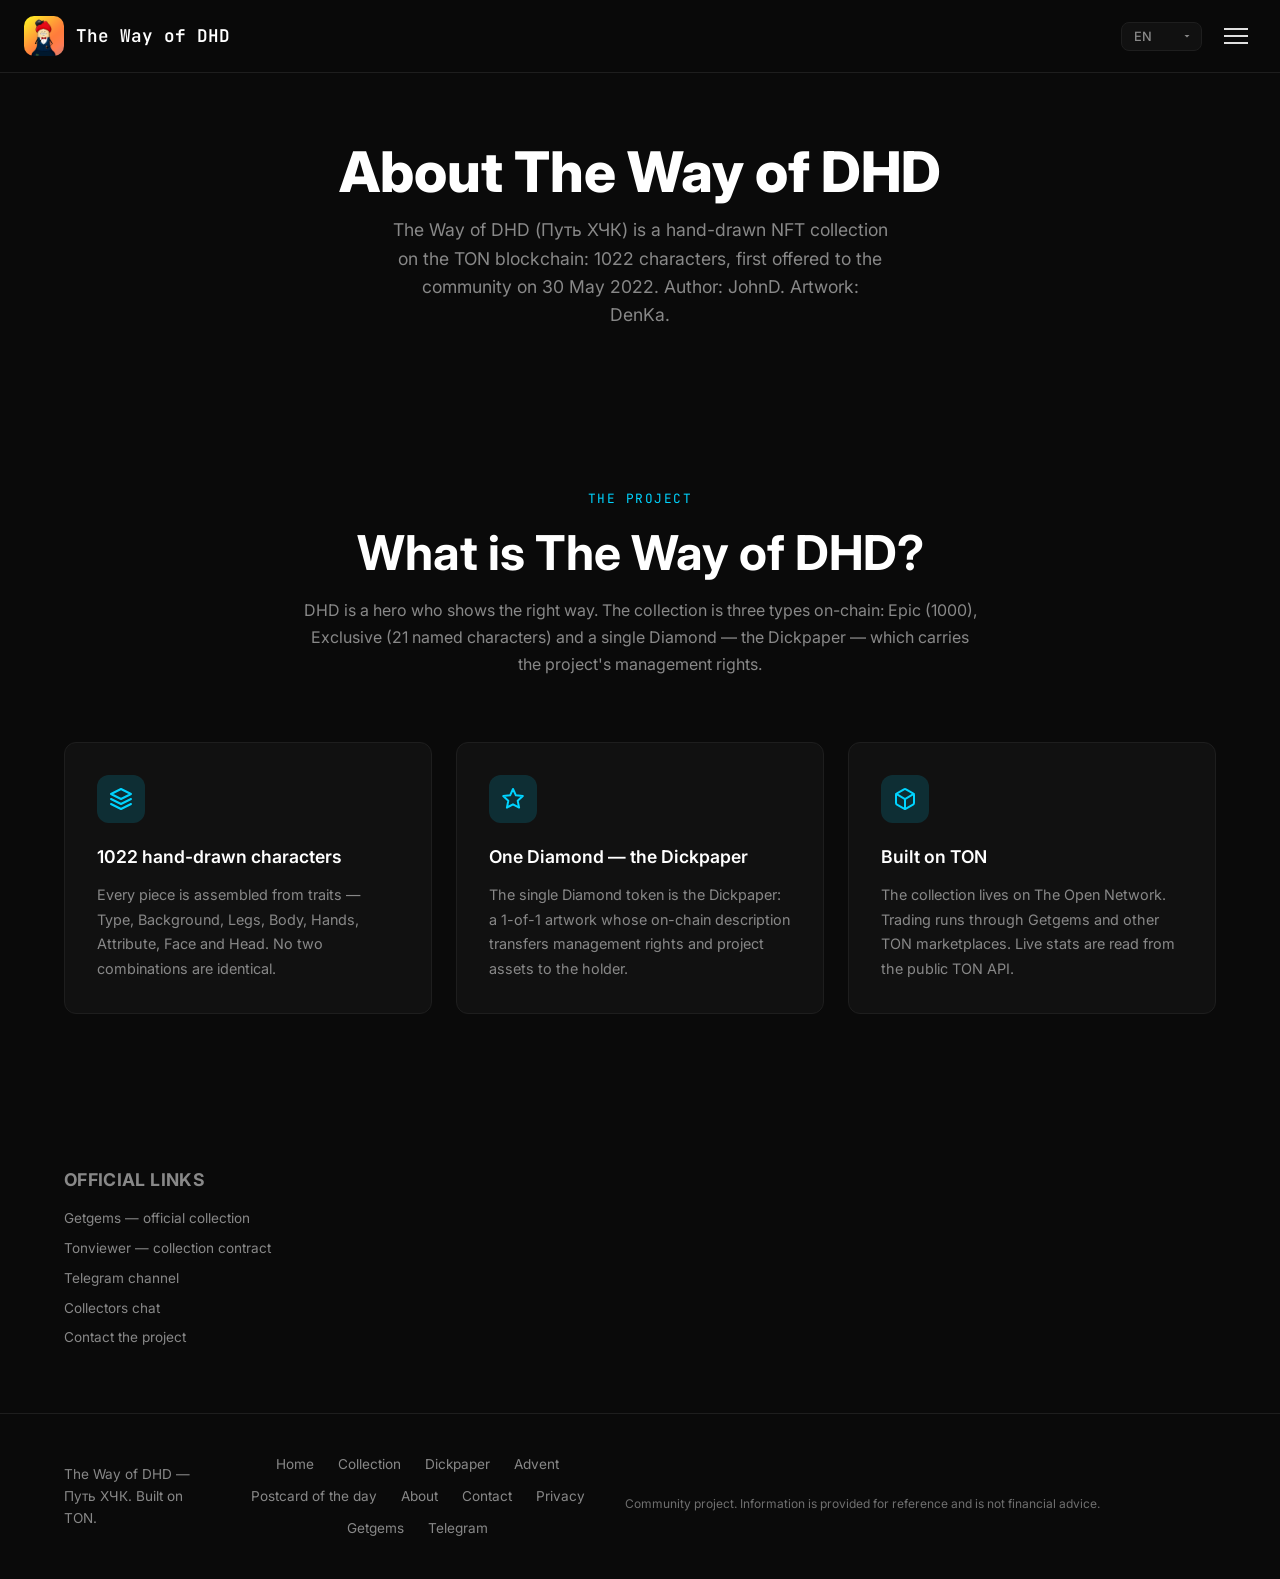
<file: about.html>
<!DOCTYPE html>
<html lang="en">
<head>
  <meta charset="UTF-8">
  <meta name="viewport" content="width=device-width, initial-scale=1.0">
  <meta name="yandex-verification" content="c9b7f3bc55cfa434">
  <title>About The Way of DHD — 1022 NFT collection on TON (Путь ХЧК)</title>
  <meta name="description" content="About The Way of DHD (Путь ХЧК): a hand-drawn NFT collection of 1022 pieces on TON since 2022. Author JohnD, artwork DenKa, official contract and community links.">
  <meta name="keywords" content="about DHD, Путь ХЧК о проекте, The Way of DHD collection, DHD NFT TON">
  <meta name="robots" content="index, follow, max-image-preview:large">
  <meta http-equiv="X-Content-Type-Options" content="nosniff">
  <meta http-equiv="Referrer-Policy" content="strict-origin-when-cross-origin">
  <meta name="theme-color" content="#0a0a0a">
  <link rel="canonical" href="https://thewayofdhd.github.io/about.html">

  <link rel="alternate" hreflang="x-default" href="https://thewayofdhd.github.io/about.html">
  <link rel="alternate" hreflang="en" href="https://thewayofdhd.github.io/about.html?lang=en">
  <link rel="alternate" hreflang="ru" href="https://thewayofdhd.github.io/about.html?lang=ru">

  <meta property="og:type" content="website">
  <meta property="og:site_name" content="The Way of DHD">
  <meta property="og:title" content="About The Way of DHD — 1022 NFT collection on TON">
  <meta property="og:description" content="Hand-drawn NFT collection on TON since 2022: 1022 pieces, one Diamond Dickpaper, live on Getgems.">
  <meta property="og:url" content="https://thewayofdhd.github.io/about.html">
  <meta property="og:image" content="https://thewayofdhd.github.io/assets/og-image.jpg">
  <meta property="og:image:width" content="1200">
  <meta property="og:image:height" content="630">
  <meta name="twitter:card" content="summary_large_image">
  <meta name="twitter:title" content="About The Way of DHD">
  <meta name="twitter:description" content="1022 hand-drawn characters on TON since 2022.">
  <meta name="twitter:image" content="https://thewayofdhd.github.io/assets/og-image.jpg">

  <link rel="icon" href="/favicon.ico" sizes="any">
  <link rel="icon" href="assets/favicon-32.png" sizes="32x32" type="image/png">
  <link rel="icon" href="assets/favicon-16.png" sizes="16x16" type="image/png">
  <link rel="apple-touch-icon" href="assets/apple-touch-icon.png">
  <link rel="preconnect" href="https://fonts.googleapis.com">
  <link rel="preconnect" href="https://fonts.gstatic.com" crossorigin>
  <link href="https://fonts.googleapis.com/css2?family=Inter:wght@400;500;600;700;800&family=JetBrains+Mono:wght@400;500;600;700&display=swap" rel="stylesheet">
  <link rel="stylesheet" href="css/style.css?v=20260924-1">

  <script type="application/ld+json">
  {
    "@context": "https://schema.org",
    "@graph": [
      {
        "@type": "WebPage",
        "@id": "https://thewayofdhd.github.io/about.html#page",
        "name": "About The Way of DHD",
        "url": "https://thewayofdhd.github.io/about.html",
        "inLanguage": "en",
        "dateModified": "2026-09-24",
        "isPartOf": { "@id": "https://thewayofdhd.github.io/#website" },
        "about": { "@id": "https://thewayofdhd.github.io/#organization" }
      },
      {
        "@type": "BreadcrumbList",
        "itemListElement": [
          { "@type": "ListItem", "position": 1, "name": "Home", "item": "https://thewayofdhd.github.io/" },
          { "@type": "ListItem", "position": 2, "name": "About", "item": "https://thewayofdhd.github.io/about.html" }
        ]
      }
    ]
  }
  </script>
</head>
<body>
  <a class="skip-link" href="#main">Skip to content</a>
  <nav class="nav">
    <div class="container nav-inner">
      <a href="./" class="nav-brand" aria-label="The Way of DHD — home">
        <img src="assets/logo-collection.png" alt="The Way of DHD logo" class="nav-logo" width="40" height="40">
        <span class="nav-title">The Way of DHD</span>
      </a>
      <ul class="nav-links" id="nav-links">
        <li><a href="./" data-i18n="nav-home">Home</a></li>
        <li><a href="collection.html" data-i18n="nav-collection">Collection</a></li>
        <li><a href="dickpaper.html" data-i18n="nav-dickpaper">Dickpaper</a></li>
        <li><a href="why.html" data-i18n="nav-why">Why DHD</a></li>
        <li><a href="guide.html" data-i18n="nav-guide">How to buy</a></li>
        <li><a href="game.html" data-i18n="nav-game">DHD Runner</a></li>
        <li><a href="advent.html" data-i18n="nav-advent">Advent</a></li>
        <li><a href="./#token" data-i18n="nav-token">$DHD</a></li>
        <li><a href="./#faq" data-i18n="nav-faq">FAQ</a></li>
        <li><a href="about.html" class="active" data-i18n="nav-about">About</a></li>
        <li><a href="contact.html" data-i18n="nav-contact">Contact</a></li>
        <li><a href="privacy.html" data-i18n="nav-privacy">Privacy</a></li>
        <li><a href="https://t.me/WayofDHD" data-i18n="nav-telegram" target="_blank" rel="noopener noreferrer">Telegram</a></li>
        <li><a href="https://getgems.io/collection/EQDzvSAKspPnYIhuqZe0_dMfrEEUlwKVzb4dJo0sRoxZwRZe" data-i18n="nav-getgems" target="_blank" rel="noopener noreferrer" class="nav-cta">Getgems</a></li>
      </ul>
      <div class="lang-selector">
        <label class="visually-hidden" for="lang-select">Language</label>
        <select id="lang-select" aria-label="Language">
          <option value="en">EN</option>
          <option value="ru">RU</option>
          <option value="es">ES</option>
          <option value="zh">&#20013;&#25991;</option>
          <option value="pt">PT</option>
          <option value="tr">TR</option>
          <option value="ja">&#26085;&#26412;&#35486;</option>
          <option value="ko">&#54620;&#44397;&#50612;</option>
          <option value="ar">&#1575;&#1604;&#1593;&#1585;&#1576;&#1610;&#1577;</option>
          <option value="hi">&#2361;&#2367;&#2306;&#2342;&#2368;</option>
        </select>
      </div>
      <button type="button" class="nav-toggle" aria-label="Toggle menu" aria-controls="nav-links" aria-expanded="false">
        <span></span><span></span><span></span>
      </button>
    </div>
  </nav>

  <main id="main">
    <section class="page-hero">
      <h1>About The Way of DHD</h1>
      <p>The Way of DHD (Путь ХЧК) is a hand-drawn NFT collection on the TON blockchain: 1022 characters, first offered to the community on 30 May 2022. Author: JohnD. Artwork: DenKa.</p>
    </section>

    <section class="about">
      <div class="container">
        <div class="section-header fade-in">
          <div class="section-tag">The project</div>
          <h2 class="section-title">What is The Way of DHD?</h2>
          <p class="section-lead">DHD is a hero who shows the right way. The collection is three types on-chain: Epic (1000), Exclusive (21 named characters) and a single Diamond — the Dickpaper — which carries the project's management rights.</p>
        </div>
        <div class="about-grid">
          <article class="about-card fade-in fade-in-delay-1">
            <div class="about-card-icon">
              <svg width="24" height="24" viewBox="0 0 24 24" fill="none" stroke="currentColor" stroke-width="2" stroke-linecap="round" stroke-linejoin="round" aria-hidden="true"><path d="M12 2L2 7l10 5 10-5-10-5z"/><path d="M2 17l10 5 10-5"/><path d="M2 12l10 5 10-5"/></svg>
            </div>
            <h3>1022 hand-drawn characters</h3>
            <p>Every piece is assembled from traits — Type, Background, Legs, Body, Hands, Attribute, Face and Head. No two combinations are identical.</p>
          </article>
          <article class="about-card fade-in fade-in-delay-2">
            <div class="about-card-icon">
              <svg width="24" height="24" viewBox="0 0 24 24" fill="none" stroke="currentColor" stroke-width="2" stroke-linecap="round" stroke-linejoin="round" aria-hidden="true"><path d="M12 2l2.9 6.3 6.9.8-5.1 4.7 1.4 6.8L12 17.3 5.9 20.6l1.4-6.8L2.2 9.1l6.9-.8z"/></svg>
            </div>
            <h3>One Diamond — the Dickpaper</h3>
            <p>The single Diamond token is the Dickpaper: a 1-of-1 artwork whose on-chain description transfers management rights and project assets to the holder.</p>
          </article>
          <article class="about-card fade-in fade-in-delay-3">
            <div class="about-card-icon">
              <svg width="24" height="24" viewBox="0 0 24 24" fill="none" stroke="currentColor" stroke-width="2" stroke-linecap="round" stroke-linejoin="round" aria-hidden="true"><path d="M21 16V8a2 2 0 0 0-1-1.73l-7-4a2 2 0 0 0-2 0l-7 4A2 2 0 0 0 3 8v8a2 2 0 0 0 1 1.73l7 4a2 2 0 0 0 2 0l7-4A2 2 0 0 0 21 16z"/><polyline points="3.27 6.96 12 12.01 20.73 6.96"/><line x1="12" y1="22.08" x2="12" y2="12"/></svg>
            </div>
            <h3>Built on TON</h3>
            <p>The collection lives on The Open Network. Trading runs through Getgems and other TON marketplaces. Live stats are read from the public TON API.</p>
          </article>
        </div>
      </div>
    </section>

    <section class="sources">
      <div class="container">
        <h2 class="section-title small">Official links</h2>
        <ul class="sources-list">
          <li><a href="https://getgems.io/collection/EQDzvSAKspPnYIhuqZe0_dMfrEEUlwKVzb4dJo0sRoxZwRZe" target="_blank" rel="noopener noreferrer">Getgems — official collection</a></li>
          <li><a href="https://tonviewer.com/EQDzvSAKspPnYIhuqZe0_dMfrEEUlwKVzb4dJo0sRoxZwRZe" target="_blank" rel="noopener noreferrer">Tonviewer — collection contract</a></li>
          <li><a href="https://t.me/WayofDHD" target="_blank" rel="noopener noreferrer">Telegram channel</a></li>
          <li><a href="https://t.me/WayofDHD_Chat" target="_blank" rel="noopener noreferrer">Collectors chat</a></li>
          <li><a href="contact.html">Contact the project</a></li>
        </ul>
      </div>
    </section>
  </main>

  <footer class="footer">
    <div class="container footer-inner">
      <span class="footer-text" data-i18n="footer-text">The Way of DHD — Путь ХЧК. Built on TON.</span>
      <div class="footer-links">
        <a href="./" data-i18n="nav-home">Home</a>
        <a href="collection.html" data-i18n="nav-collection">Collection</a>
        <a href="dickpaper.html" data-i18n="nav-dickpaper">Dickpaper</a>
        <a href="advent.html" data-i18n="nav-advent">Advent</a>
        <a href="postcard.html" data-i18n="pc-title">Postcard</a>
        <a href="about.html" data-i18n="nav-about">About</a>
        <a href="contact.html" data-i18n="nav-contact">Contact</a>
        <a href="privacy.html" data-i18n="nav-privacy">Privacy</a>
        <a href="https://getgems.io/collection/EQDzvSAKspPnYIhuqZe0_dMfrEEUlwKVzb4dJo0sRoxZwRZe" target="_blank" rel="noopener noreferrer">Getgems</a>
        <a href="https://t.me/WayofDHD" target="_blank" rel="noopener noreferrer">Telegram</a>
      </div>
      <span class="footer-note" data-i18n="footer-note">Community project. Information is provided for reference and is not financial advice.</span>
    </div>
  </footer>

  <script src="js/i18n.js?v=20260919-5" defer></script>
  <script src="js/main.js" defer></script>
</body>
</html>
</file>
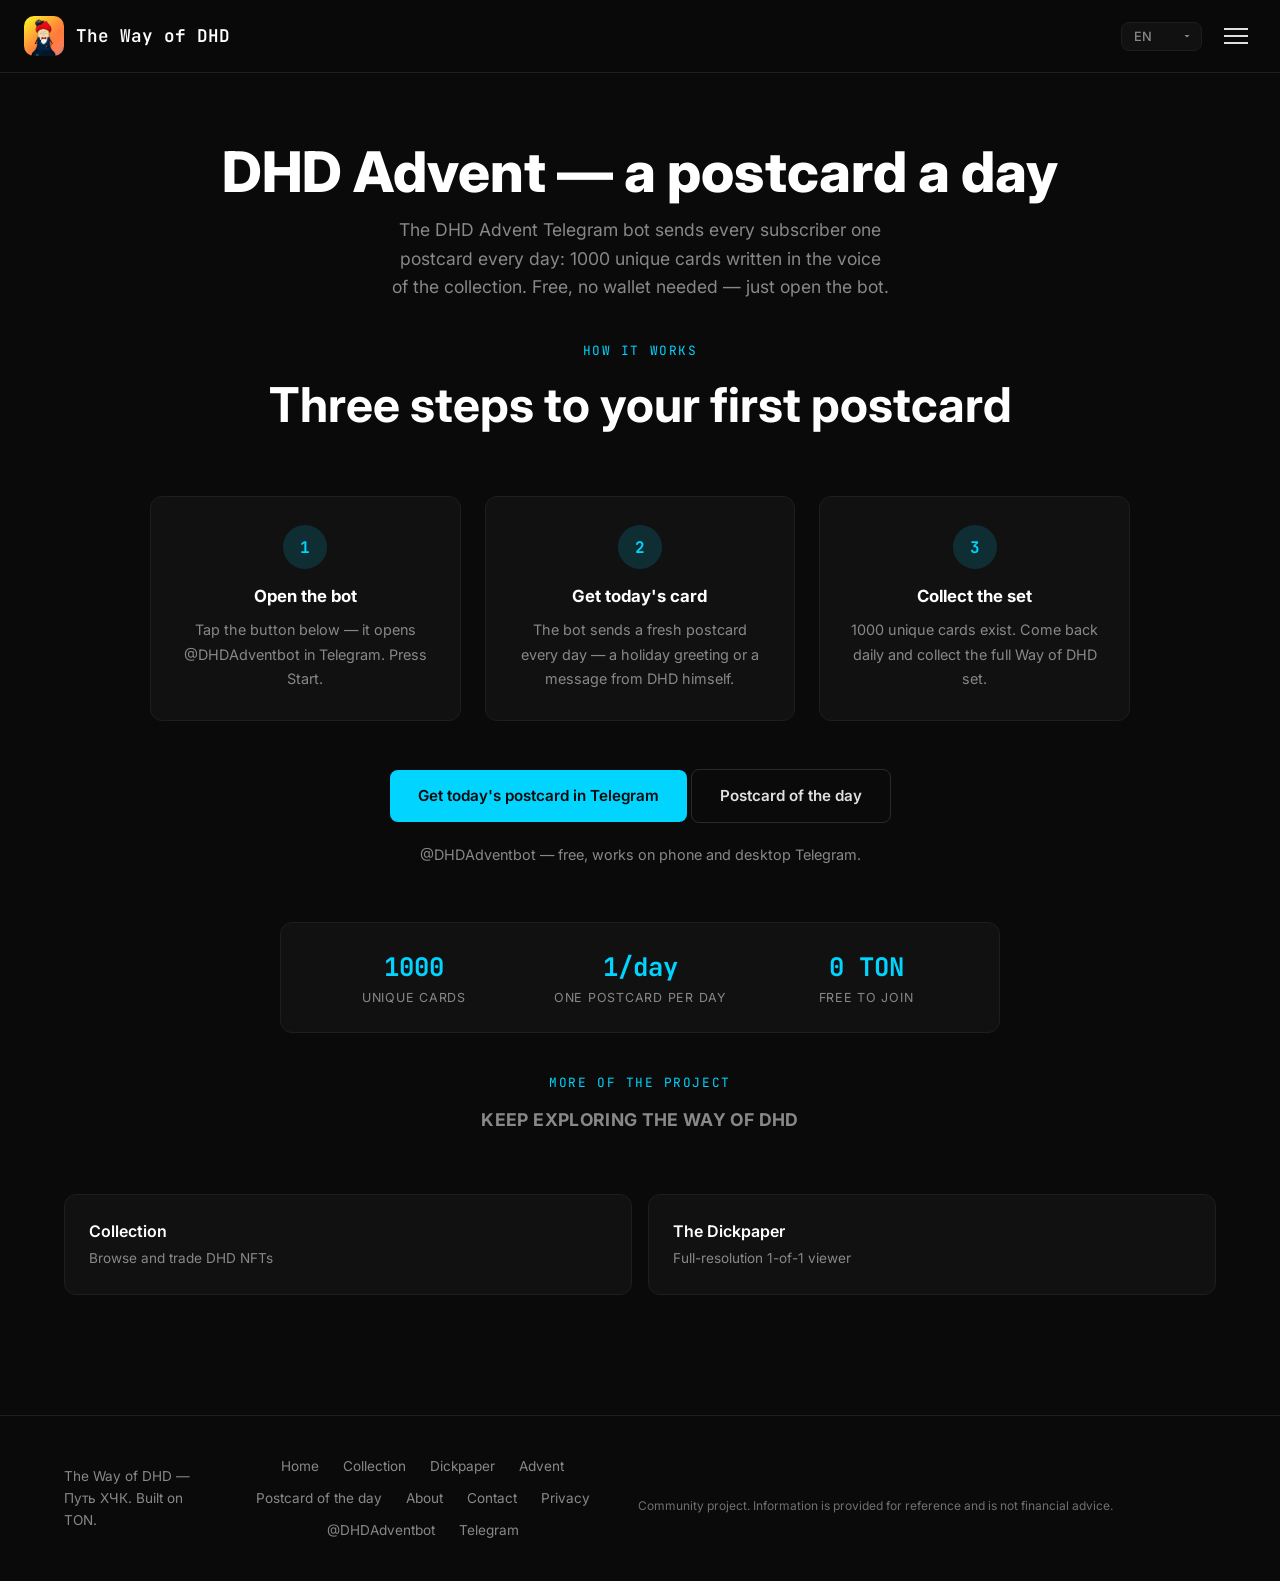
<file: advent.html>
<!DOCTYPE html>
<html lang="en">
<head>
  <meta charset="UTF-8">
  <meta name="viewport" content="width=device-width, initial-scale=1.0">
  <meta name="yandex-verification" content="c9b7f3bc55cfa434">
  <title>DHD Advent — a fresh postcard every day on Telegram (Путь ХЧК)</title>
  <meta name="description" content="DHD Advent is a Telegram bot that sends collection postcards every day: 1000 unique cards, daily messages, free to join. Open @DHDAdventbot and get today's card.">
  <meta name="keywords" content="DHD Advent, Путь ХЧК открытки, DHD Advent bot, TON NFT postcards, @DHDAdventbot">
  <meta name="robots" content="index, follow, max-image-preview:large">
  <meta http-equiv="X-Content-Type-Options" content="nosniff">
  <meta http-equiv="Referrer-Policy" content="strict-origin-when-cross-origin">
  <meta name="theme-color" content="#0a0a0a">
  <link rel="canonical" href="https://thewayofdhd.github.io/advent.html">

  <link rel="alternate" hreflang="x-default" href="https://thewayofdhd.github.io/advent.html">
  <link rel="alternate" hreflang="en" href="https://thewayofdhd.github.io/advent.html?lang=en">
  <link rel="alternate" hreflang="ru" href="https://thewayofdhd.github.io/advent.html?lang=ru">

  <meta property="og:type" content="website">
  <meta property="og:site_name" content="The Way of DHD">
  <meta property="og:title" content="DHD Advent — a fresh postcard every day on Telegram">
  <meta property="og:description" content="The DHD Advent bot sends every subscriber a postcard a day: 1000 unique cards from the Way of DHD collection.">
  <meta property="og:url" content="https://thewayofdhd.github.io/advent.html">
  <meta property="og:image" content="https://thewayofdhd.github.io/assets/og-image.jpg">
  <meta property="og:image:width" content="1200">
  <meta property="og:image:height" content="630">
  <meta name="twitter:card" content="summary_large_image">
  <meta name="twitter:title" content="DHD Advent — a postcard a day">
  <meta name="twitter:description" content="Open @DHDAdventbot in Telegram and collect daily postcards.">
  <meta name="twitter:image" content="https://thewayofdhd.github.io/assets/og-image.jpg">

  <link rel="icon" href="/favicon.ico" sizes="any">
  <link rel="icon" href="assets/favicon-32.png" sizes="32x32" type="image/png">
  <link rel="icon" href="assets/favicon-16.png" sizes="16x16" type="image/png">
  <link rel="apple-touch-icon" href="assets/apple-touch-icon.png">
  <link rel="preconnect" href="https://fonts.googleapis.com">
  <link rel="preconnect" href="https://fonts.gstatic.com" crossorigin>
  <link href="https://fonts.googleapis.com/css2?family=Inter:wght@400;500;600;700;800&family=JetBrains+Mono:wght@400;500;600;700&display=swap" rel="stylesheet">
  <link rel="stylesheet" href="css/style.css?v=20260924-1">

  <script type="application/ld+json">
  {
    "@context": "https://schema.org",
    "@graph": [
      {
        "@type": "WebPage",
        "@id": "https://thewayofdhd.github.io/advent.html#page",
        "name": "DHD Advent — a fresh postcard every day on Telegram",
        "url": "https://thewayofdhd.github.io/advent.html",
        "inLanguage": "en",
        "dateModified": "2026-09-17",
        "isPartOf": { "@type": "WebSite", "@id": "https://thewayofdhd.github.io/#website", "name": "The Way of DHD", "url": "https://thewayofdhd.github.io/" },
        "speakable": { "@type": "SpeakableSpecification", "cssSelector": ["h1", ".section-lead"] },
        "about": {
          "@type": "SoftwareApplication",
          "name": "DHD Advent",
          "applicationCategory": "Bot",
          "operatingSystem": "Telegram",
          "url": "https://t.me/DHDAdventbot",
          "description": "Telegram bot that sends one Way of DHD postcard every day."
        }
      },
      {
        "@type": "BreadcrumbList",
        "itemListElement": [
          { "@type": "ListItem", "position": 1, "name": "Home", "item": "https://thewayofdhd.github.io/" },
          { "@type": "ListItem", "position": 2, "name": "Advent", "item": "https://thewayofdhd.github.io/advent.html" }
        ]
      }
    ]
  }
  </script>
</head>
<body>
  <a class="skip-link" href="#main">Skip to content</a>

  <!-- Navigation -->
  <nav class="nav">
    <div class="container nav-inner">
      <a href="./" class="nav-brand" aria-label="The Way of DHD — home">
        <img src="assets/logo-collection.png" alt="The Way of DHD logo" class="nav-logo" width="40" height="40">
        <span class="nav-title">The Way of DHD</span>
      </a>
      <ul class="nav-links" id="nav-links">
        <li><a href="./" data-i18n="nav-home">Home</a></li>
        <li><a href="collection.html" data-i18n="nav-collection">Collection</a></li>
        <li><a href="dickpaper.html" data-i18n="nav-dickpaper">Dickpaper</a></li>
        <li><a href="why.html" data-i18n="nav-why">Why DHD</a></li>
        <li><a href="guide.html" data-i18n="nav-guide">How to buy</a></li>
        <li><a href="game.html" data-i18n="nav-game">DHD Runner</a></li>
        <li><a href="advent.html" class="active" data-i18n="nav-advent">Advent</a></li>
        <li><a href="./#token" data-i18n="nav-token">$DHD</a></li>
        <li><a href="./#faq" data-i18n="nav-faq">FAQ</a></li>
                <li><a href="about.html" data-i18n="nav-about">About</a></li>
        <li><a href="contact.html" data-i18n="nav-contact">Contact</a></li>
        <li><a href="privacy.html" data-i18n="nav-privacy">Privacy</a></li>
        <li><a href="https://t.me/WayofDHD" data-i18n="nav-telegram" target="_blank" rel="noopener noreferrer">Telegram</a></li>
        <li><a href="https://getgems.io/collection/EQDzvSAKspPnYIhuqZe0_dMfrEEUlwKVzb4dJo0sRoxZwRZe" data-i18n="nav-getgems" target="_blank" rel="noopener noreferrer" class="nav-cta">Getgems</a></li>
      </ul>
      <div class="lang-selector">
        <label class="visually-hidden" for="lang-select">Language</label>
        <select id="lang-select" aria-label="Language">
          <option value="en">EN</option>
          <option value="ru">RU</option>
          <option value="es">ES</option>
          <option value="zh">&#20013;&#25991;</option>
          <option value="pt">PT</option>
          <option value="tr">TR</option>
          <option value="ja">&#26085;&#26412;&#35486;</option>
          <option value="ko">&#54620;&#44397;&#50612;</option>
          <option value="ar">&#1575;&#1604;&#1593;&#1585;&#1576;&#1610;&#1577;</option>
          <option value="hi">&#2361;&#2367;&#2306;&#2342;&#2368;</option>
        </select>
      </div>
      <button type="button" class="nav-toggle" aria-label="Toggle menu" aria-controls="nav-links" aria-expanded="false">
        <span></span><span></span><span></span>
      </button>
    </div>
  </nav>

  
  <main id="main">
<!-- Hero -->
  <section class="page-hero advent-hero">
    <h1 data-i18n="advent-title">DHD Advent — a postcard a day</h1>
    <p data-i18n="advent-lead">The DHD Advent Telegram bot sends every subscriber one postcard every day: 1000 unique cards written in the voice of the collection. Free, no wallet needed — just open the bot.</p>
  </section>

  <!-- Steps -->
  <section class="advent-how">
    <div class="container">
      <div class="section-header fade-in">
        <div class="section-tag" data-i18n="advent-how-tag">How it works</div>
        <h2 class="section-title" data-i18n="advent-how-title">Three steps to your first postcard</h2>
      </div>
      <div class="advent-steps fade-in">
        <div class="advent-step">
          <div class="advent-step-num">1</div>
          <h3 data-i18n="advent-step1-title">Open the bot</h3>
          <p data-i18n="advent-step1-text">Tap the button below — it opens @DHDAdventbot in Telegram. Press Start.</p>
        </div>
        <div class="advent-step">
          <div class="advent-step-num">2</div>
          <h3 data-i18n="advent-step2-title">Get today's card</h3>
          <p data-i18n="advent-step2-text">The bot sends a fresh postcard every day — a holiday greeting or a message from DHD himself.</p>
        </div>
        <div class="advent-step">
          <div class="advent-step-num">3</div>
          <h3 data-i18n="advent-step3-title">Collect the set</h3>
          <p data-i18n="advent-step3-text">1000 unique cards exist. Come back daily and collect the full Way of DHD set.</p>
        </div>
      </div>
    </div>
  </section>

  <!-- CTA -->
  <section class="advent-cta fade-in">
    <a href="https://t.me/DHDAdventbot" target="_blank" rel="noopener noreferrer" class="btn btn-primary" data-i18n="advent-cta">Get today's postcard in Telegram</a>
    <a href="postcard.html" class="btn btn-secondary" data-i18n="pc-title">Postcard of the day</a>
    <p class="section-note" data-i18n="advent-cta-note">@DHDAdventbot — free, works on phone and desktop Telegram.</p>
  </section>

  <!-- Facts -->
  <section class="advent-about">
    <div class="container">
      <div class="advent-facts fade-in">
        <div>
          <div class="advent-fact-value">1000</div>
          <div class="advent-fact-label" data-i18n="advent-fact-cards">Unique cards</div>
        </div>
        <div>
          <div class="advent-fact-value">1/day</div>
          <div class="advent-fact-label" data-i18n="advent-fact-cadence">One postcard per day</div>
        </div>
        <div>
          <div class="advent-fact-value">0 TON</div>
          <div class="advent-fact-label" data-i18n="advent-fact-price">Free to join</div>
        </div>
      </div>
    </div>
  </section>

  <!-- Cross links -->
  <section class="advent-links">
    <div class="container">
      <div class="section-header fade-in">
        <div class="section-tag" data-i18n="advent-more-tag">More of the project</div>
        <h2 class="section-title small" data-i18n="advent-more-title">Keep exploring the Way of DHD</h2>
      </div>
      <div class="links-grid">
        <a href="collection.html" class="link-card fade-in fade-in-delay-1">
          <div class="link-info">
            <h3 data-i18n="nav-collection">Collection</h3>
            <p data-i18n="links-getgems-text">Browse and trade DHD NFTs</p>
          </div>
        </a>
        <a href="dickpaper.html" class="link-card fade-in fade-in-delay-2">
          <div class="link-info">
            <h3 data-i18n="links-paper-title">The Dickpaper</h3>
            <p data-i18n="links-paper-text">Full-resolution 1-of-1 viewer</p>
          </div>
        </a>
      </div>
    </div>
  </section>

  <!-- Footer -->
  </main>

  <footer class="footer">
    <div class="container footer-inner">
      <span class="footer-text" data-i18n="footer-text">The Way of DHD — Путь ХЧК. Built on TON.</span>
      <div class="footer-links">
        <a href="./" data-i18n="nav-home">Home</a>
        <a href="collection.html" data-i18n="nav-collection">Collection</a>
        <a href="dickpaper.html" data-i18n="nav-dickpaper">Dickpaper</a>
        <a href="advent.html" data-i18n="nav-advent">Advent</a>
        <a href="postcard.html" data-i18n="pc-title">Postcard</a>
        <a href="about.html" data-i18n="nav-about">About</a>
        <a href="contact.html" data-i18n="nav-contact">Contact</a>
        <a href="privacy.html" data-i18n="nav-privacy">Privacy</a>
        <a href="https://t.me/DHDAdventbot" target="_blank" rel="noopener noreferrer">@DHDAdventbot</a>
        <a href="https://t.me/WayofDHD" target="_blank" rel="noopener noreferrer">Telegram</a>
      </div>
      <span class="footer-note" data-i18n="footer-note">Community project. Information is provided for reference and is not financial advice.</span>
    </div>
  </footer>

  <script src="js/i18n.js?v=20260919-5" defer></script>
  <script src="js/main.js" defer></script>
</body>
</html>
</file>
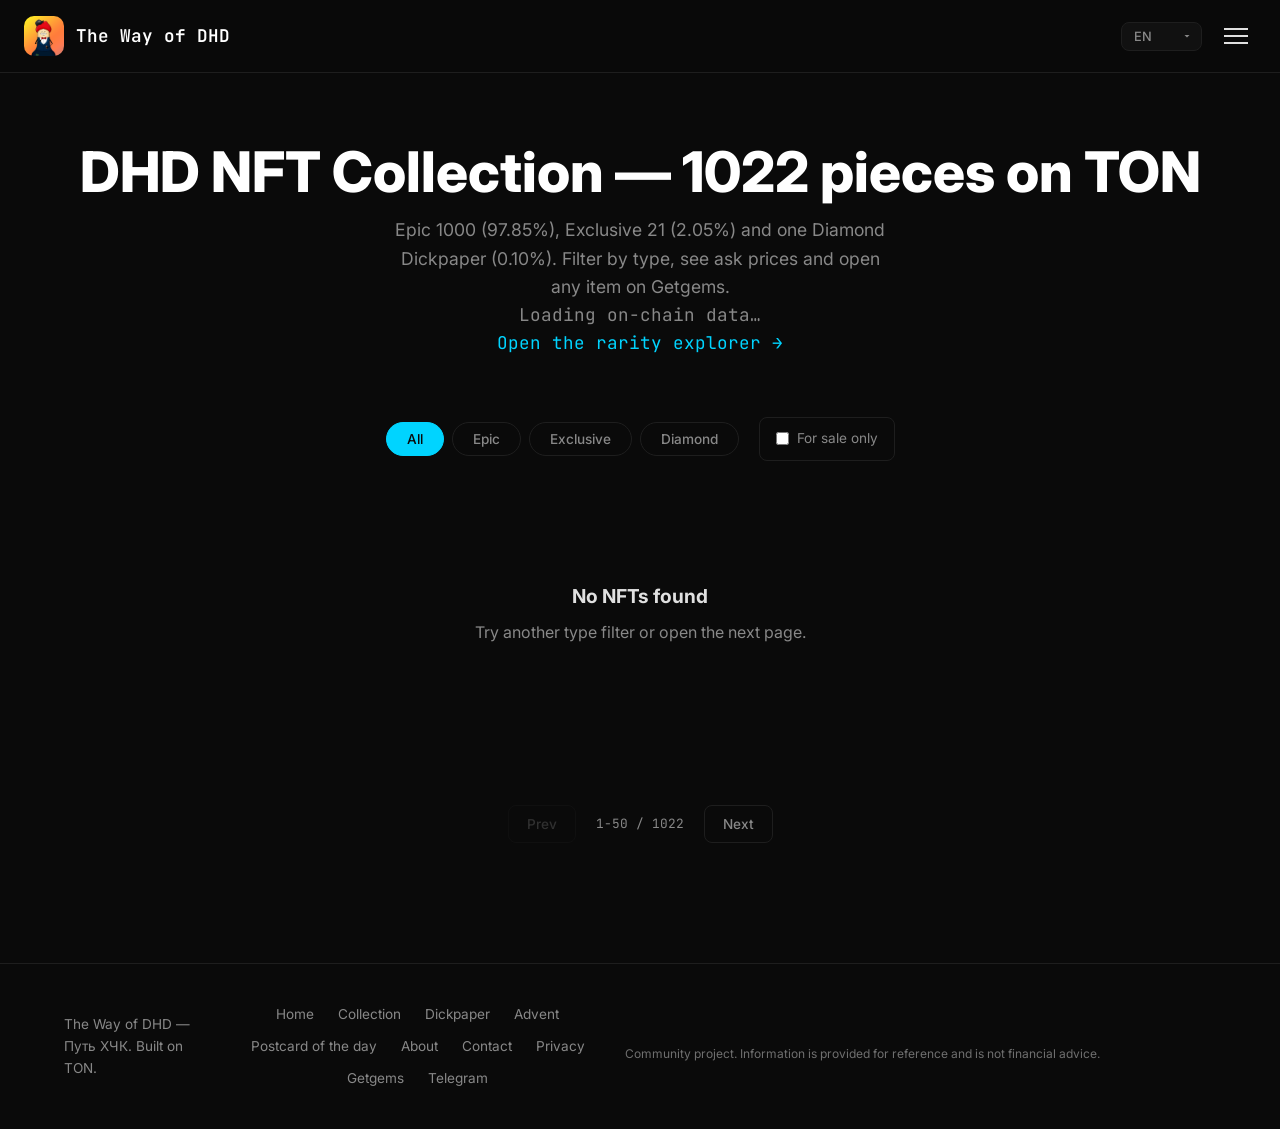
<file: collection.html>
<!DOCTYPE html>
<html lang="en">
<head>
  <meta charset="UTF-8">
  <meta name="viewport" content="width=device-width, initial-scale=1.0">
  <meta name="yandex-verification" content="c9b7f3bc55cfa434">
  <title>DHD NFT Collection — Epic, Exclusive &amp; Diamond on TON</title>
  <meta name="description" content="Browse all 1022 NFTs of The Way of DHD on TON. Filter 1000 Epic, 21 Exclusive and the single Diamond Dickpaper, see ask prices and open any item on Getgems.">
  <meta name="keywords" content="DHD NFT collection, Путь ХЧК NFT, TON NFT filter, Epic Exclusive Diamond, DHD Getgems">
  <meta name="robots" content="index, follow, max-image-preview:large">
  <meta http-equiv="X-Content-Type-Options" content="nosniff">
  <meta http-equiv="Referrer-Policy" content="strict-origin-when-cross-origin">
  <meta name="theme-color" content="#0a0a0a">
  <link rel="canonical" href="https://thewayofdhd.github.io/collection.html">

  <link rel="alternate" hreflang="x-default" href="https://thewayofdhd.github.io/collection.html">
  <link rel="alternate" hreflang="en" href="https://thewayofdhd.github.io/collection.html?lang=en">
  <link rel="alternate" hreflang="ru" href="https://thewayofdhd.github.io/collection.html?lang=ru">
  <link rel="alternate" hreflang="es" href="https://thewayofdhd.github.io/collection.html?lang=es">
  <link rel="alternate" hreflang="zh" href="https://thewayofdhd.github.io/collection.html?lang=zh">
  <link rel="alternate" hreflang="ar" href="https://thewayofdhd.github.io/collection.html?lang=ar">

  <meta property="og:type" content="website">
  <meta property="og:site_name" content="The Way of DHD">
  <meta property="og:title" content="DHD NFT Collection — Epic, Exclusive &amp; Diamond on TON">
  <meta property="og:description" content="All 1022 pieces with type filters, ask prices and Getgems links.">
  <meta property="og:url" content="https://thewayofdhd.github.io/collection.html">
  <meta property="og:image" content="https://thewayofdhd.github.io/assets/og-image.jpg">
  <meta property="og:image:width" content="1200">
  <meta property="og:image:height" content="630">
  <meta name="twitter:card" content="summary_large_image">
  <meta name="twitter:title" content="DHD NFT Collection on TON">
  <meta name="twitter:description" content="1022 pieces: 1000 Epic, 21 Exclusive, 1 Diamond Dickpaper.">
  <meta name="twitter:image" content="https://thewayofdhd.github.io/assets/og-image.jpg">

  <link rel="icon" href="/favicon.ico" sizes="any">
  <link rel="icon" href="assets/favicon-32.png" sizes="32x32" type="image/png">
  <link rel="icon" href="assets/favicon-16.png" sizes="16x16" type="image/png">
  <link rel="apple-touch-icon" href="assets/apple-touch-icon.png">
  <link rel="preconnect" href="https://fonts.googleapis.com">
  <link rel="preconnect" href="https://fonts.gstatic.com" crossorigin>
  <link href="https://fonts.googleapis.com/css2?family=Inter:wght@400;500;600;700;800&family=JetBrains+Mono:wght@400;500;600;700&display=swap" rel="stylesheet">
  <link rel="stylesheet" href="css/style.css?v=20260924-1">

  <script type="application/ld+json">
  {
    "@context": "https://schema.org",
    "@graph": [
      {
        "@type": "CollectionPage",
        "@id": "https://thewayofdhd.github.io/collection.html#page",
        "name": "DHD NFT Collection — 1022 pieces on TON",
        "url": "https://thewayofdhd.github.io/collection.html",
        "inLanguage": "en",
        "isPartOf": { "@type": "WebSite", "@id": "https://thewayofdhd.github.io/#website", "name": "The Way of DHD", "url": "https://thewayofdhd.github.io/" },
        "mainEntity": {
          "@type": "ItemList",
          "name": "Types of The Way of DHD",
          "numberOfItems": 3,
          "itemListElement": [
            { "@type": "ListItem", "position": 1, "name": "Epic — 1000 items (97.85%)" },
            { "@type": "ListItem", "position": 2, "name": "Exclusive — 21 items (2.05%)" },
            { "@type": "ListItem", "position": 3, "name": "Diamond — 1 item (0.10%), the Dickpaper" }
          ]
        }
      },
      {
        "@type": "BreadcrumbList",
        "itemListElement": [
          { "@type": "ListItem", "position": 1, "name": "Home", "item": "https://thewayofdhd.github.io/" },
          { "@type": "ListItem", "position": 2, "name": "Collection", "item": "https://thewayofdhd.github.io/collection.html" }
        ]
      }
    ]
  }
  </script>
</head>
<body>
  <a class="skip-link" href="#main">Skip to content</a>

  <!-- Navigation -->
  <nav class="nav">
    <div class="container nav-inner">
      <a href="./" class="nav-brand" aria-label="The Way of DHD — home">
        <img src="assets/logo-collection.png" alt="The Way of DHD logo" class="nav-logo" width="40" height="40">
        <span class="nav-title">The Way of DHD</span>
      </a>
      <ul class="nav-links" id="nav-links">
        <li><a href="./" data-i18n="nav-home">Home</a></li>
        <li><a href="collection.html" class="active" data-i18n="nav-collection">Collection</a></li>
        <li><a href="dickpaper.html" data-i18n="nav-dickpaper">Dickpaper</a></li>
        <li><a href="why.html" data-i18n="nav-why">Why DHD</a></li>
        <li><a href="guide.html" data-i18n="nav-guide">How to buy</a></li>
        <li><a href="game.html" data-i18n="nav-game">DHD Runner</a></li>
        <li><a href="advent.html" data-i18n="nav-advent">Advent</a></li>
        <li><a href="./#token" data-i18n="nav-token">$DHD</a></li>
        <li><a href="./#faq" data-i18n="nav-faq">FAQ</a></li>
                <li><a href="about.html" data-i18n="nav-about">About</a></li>
        <li><a href="contact.html" data-i18n="nav-contact">Contact</a></li>
        <li><a href="privacy.html" data-i18n="nav-privacy">Privacy</a></li>
        <li><a href="https://t.me/WayofDHD" data-i18n="nav-telegram" target="_blank" rel="noopener noreferrer">Telegram</a></li>
        <li><a href="https://getgems.io/collection/EQDzvSAKspPnYIhuqZe0_dMfrEEUlwKVzb4dJo0sRoxZwRZe" data-i18n="nav-getgems" target="_blank" rel="noopener noreferrer" class="nav-cta">Getgems</a></li>
      </ul>
      <div class="lang-selector">
        <label class="visually-hidden" for="lang-select">Language</label>
        <select id="lang-select" aria-label="Language">
          <option value="en">EN</option>
          <option value="ru">RU</option>
          <option value="es">ES</option>
          <option value="zh">&#20013;&#25991;</option>
          <option value="pt">PT</option>
          <option value="tr">TR</option>
          <option value="ja">&#26085;&#26412;&#35486;</option>
          <option value="ko">&#54620;&#44397;&#50612;</option>
          <option value="ar">&#1575;&#1604;&#1593;&#1585;&#1576;&#1610;&#1577;</option>
          <option value="hi">&#2361;&#2367;&#2306;&#2342;&#2368;</option>
        </select>
      </div>
      <button type="button" class="nav-toggle" aria-label="Toggle menu" aria-controls="nav-links" aria-expanded="false">
        <span></span><span></span><span></span>
      </button>
    </div>
  </nav>

  
  <main id="main">
<!-- Page hero -->
  <section class="page-hero">
    <h1 data-i18n="collection-hero-title">DHD NFT Collection — 1022 pieces on TON</h1>
    <p data-i18n="collection-hero-text">Epic 1000 (97.85%), Exclusive 21 (2.05%) and one Diamond Dickpaper (0.10%). Filter by type, see ask prices and open any item on Getgems.</p>
    <p class="page-hero-meta" id="collection-meta" data-i18n="collection-meta">Loading on-chain data…</p>
    <p class="page-hero-meta"><a href="rarity.html" data-i18n="rarity-link">Open the rarity explorer →</a></p>
  </section>

  <!-- Filters -->
  <div class="filter-bar" id="filter-bar" role="group" aria-label="Filter by type">
    <button type="button" class="filter-btn active" data-filter="all" data-i18n="filter-all">All</button>
    <button type="button" class="filter-btn" data-filter="epic" data-i18n="filter-epic">Epic</button>
    <button type="button" class="filter-btn" data-filter="exclusive" data-i18n="filter-exclusive">Exclusive</button>
    <button type="button" class="filter-btn" data-filter="diamond" data-i18n="filter-diamond">Diamond</button>
    <label class="filter-check">
      <input type="checkbox" id="filter-sale">
      <span data-i18n="filter-sale">For sale only</span>
    </label>
  </div>

  <!-- Loading -->
  <div class="loading" id="loading">
    <div class="spinner"></div>
    <p data-i18n="loading-text">Loading NFTs…</p>
  </div>

  <!-- NFT Grid -->
  <div class="container">
    <div class="nft-grid" id="nft-grid"></div>
  </div>

  <!-- Pagination -->
  <div class="pagination" id="pagination">
    <button type="button" class="pagination-btn" id="prev-btn" disabled data-i18n="pagination-prev">Prev</button>
    <span class="pagination-info" id="page-info">1-50</span>
    <button type="button" class="pagination-btn" id="next-btn" data-i18n="pagination-next">Next</button>
  </div>

  <!-- Footer -->
  </main>

  <footer class="footer">
    <div class="container footer-inner">
      <span class="footer-text" data-i18n="footer-text">The Way of DHD — Путь ХЧК. Built on TON.</span>
      <div class="footer-links">
        <a href="./" data-i18n="nav-home">Home</a>
        <a href="collection.html" data-i18n="nav-collection">Collection</a>
        <a href="dickpaper.html" data-i18n="nav-dickpaper">Dickpaper</a>
        <a href="advent.html" data-i18n="nav-advent">Advent</a>
        <a href="postcard.html" data-i18n="pc-title">Postcard</a>
        <a href="about.html" data-i18n="nav-about">About</a>
        <a href="contact.html" data-i18n="nav-contact">Contact</a>
        <a href="privacy.html" data-i18n="nav-privacy">Privacy</a>
        <a href="https://getgems.io/collection/EQDzvSAKspPnYIhuqZe0_dMfrEEUlwKVzb4dJo0sRoxZwRZe" target="_blank" rel="noopener noreferrer">Getgems</a>
        <a href="https://t.me/WayofDHD" target="_blank" rel="noopener noreferrer">Telegram</a>
      </div>
      <span class="footer-note" data-i18n="footer-note">Community project. Information is provided for reference and is not financial advice.</span>
    </div>
  </footer>

  <script src="js/i18n.js?v=20260919-5" defer></script>
  <script src="js/collection.js" defer></script>
</body>
</html>
</file>
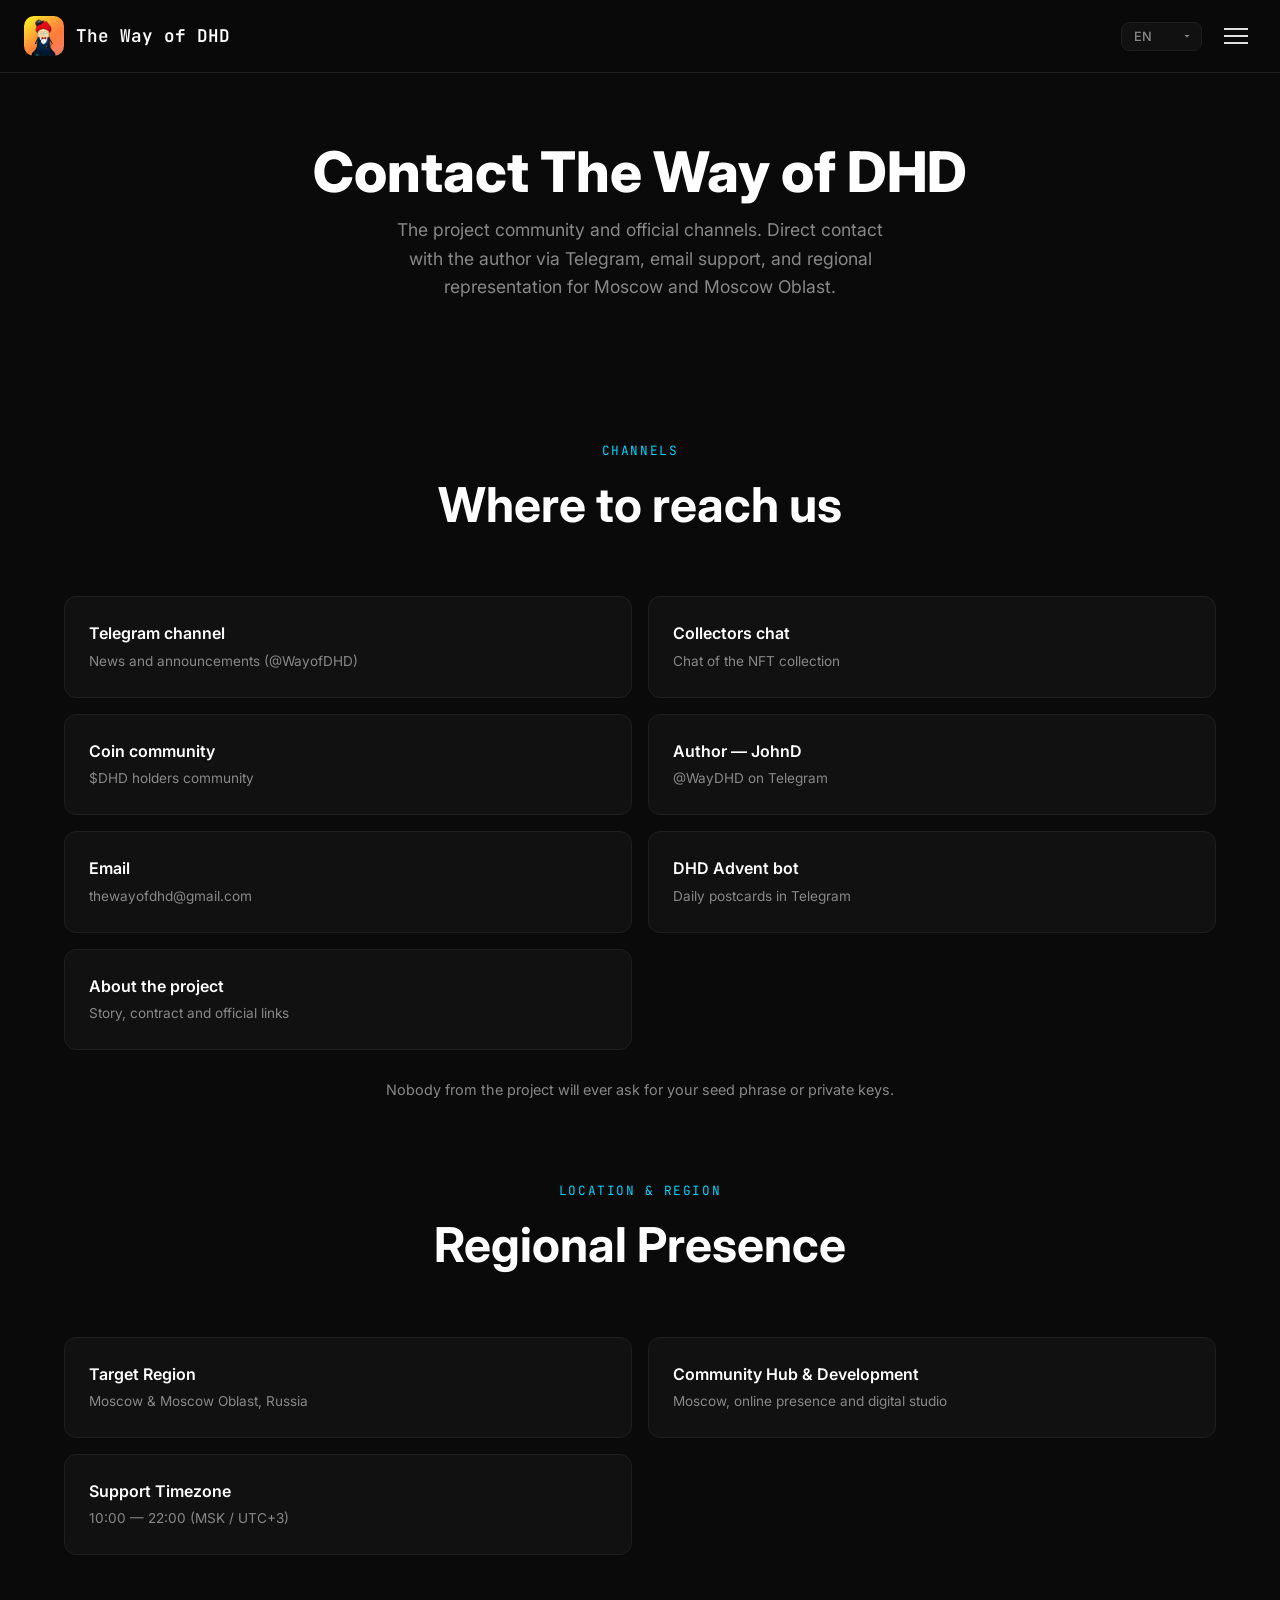
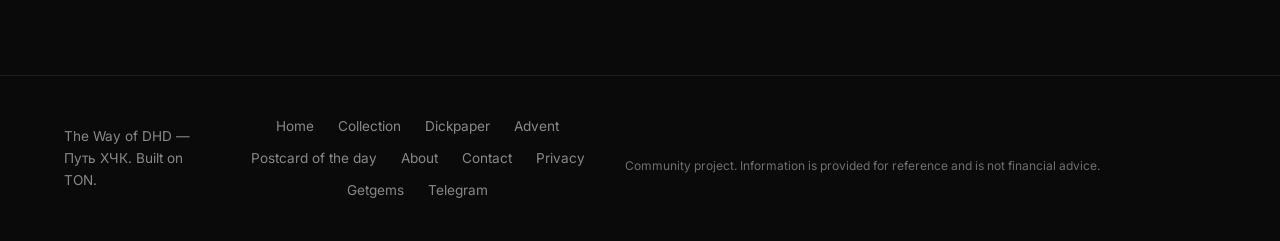
<file: contact.html>
<!DOCTYPE html>
<html lang="en">
<head>
  <meta charset="UTF-8">
  <meta name="viewport" content="width=device-width, initial-scale=1.0">
  <meta name="yandex-verification" content="c9b7f3bc55cfa434">
  <title>Contact — The Way of DHD (Путь ХЧК)</title>
  <meta name="description" content="Contact The Way of DHD: Telegram channel @WayofDHD, author @WayDHD, email thewayofdhd@gmail.com. Regional hub: Moscow &amp; Moscow Oblast, Russia.">
  <meta name="keywords" content="contact DHD, Путь ХЧК контакт, The Way of DHD telegram, Москва, Московская область">
  <meta name="robots" content="index, follow, max-image-preview:large">
  <meta http-equiv="X-Content-Type-Options" content="nosniff">
  <meta http-equiv="Referrer-Policy" content="strict-origin-when-cross-origin">
  <meta name="theme-color" content="#0a0a0a">
  <meta name="geo.region" content="RU-MOW">
  <meta name="geo.placename" content="Москва, Московская область">
  <meta name="geo.position" content="55.7558;37.6173">
  <meta name="ICBM" content="55.7558, 37.6173">
  <link rel="canonical" href="https://thewayofdhd.github.io/contact.html">

  <link rel="alternate" hreflang="x-default" href="https://thewayofdhd.github.io/contact.html">
  <link rel="alternate" hreflang="en" href="https://thewayofdhd.github.io/contact.html?lang=en">
  <link rel="alternate" hreflang="ru" href="https://thewayofdhd.github.io/contact.html?lang=ru">

  <meta property="og:type" content="website">
  <meta property="og:site_name" content="The Way of DHD">
  <meta property="og:title" content="Contact — The Way of DHD">
  <meta property="og:description" content="Reach the Way of DHD project in Telegram: channel, collectors chat and community links.">
  <meta property="og:url" content="https://thewayofdhd.github.io/contact.html">
  <meta property="og:image" content="https://thewayofdhd.github.io/assets/og-image.jpg">
  <meta property="og:image:width" content="1200">
  <meta property="og:image:height" content="630">
  <meta name="twitter:card" content="summary_large_image">
  <meta name="twitter:title" content="Contact — The Way of DHD">
  <meta name="twitter:description" content="Telegram channel, collectors chat and community links.">
  <meta name="twitter:image" content="https://thewayofdhd.github.io/assets/og-image.jpg">

  <link rel="icon" href="/favicon.ico" sizes="any">
  <link rel="icon" href="assets/favicon-32.png" sizes="32x32" type="image/png">
  <link rel="icon" href="assets/favicon-16.png" sizes="16x16" type="image/png">
  <link rel="apple-touch-icon" href="assets/apple-touch-icon.png">
  <link rel="preconnect" href="https://fonts.googleapis.com">
  <link rel="preconnect" href="https://fonts.gstatic.com" crossorigin>
  <link href="https://fonts.googleapis.com/css2?family=Inter:wght@400;500;600;700;800&family=JetBrains+Mono:wght@400;500;600;700&display=swap" rel="stylesheet">
  <link rel="stylesheet" href="css/style.css?v=20260924-1">

  <script type="application/ld+json">
  {
    "@context": "https://schema.org",
    "@graph": [
      {
        "@type": "WebPage",
        "@id": "https://thewayofdhd.github.io/contact.html#page",
        "name": "Contact — The Way of DHD (Путь ХЧК)",
        "url": "https://thewayofdhd.github.io/contact.html",
        "inLanguage": ["ru", "en"],
        "dateModified": "2026-10-31",
        "isPartOf": { "@id": "https://thewayofdhd.github.io/#website" }
      },
      {
        "@type": "Organization",
        "@id": "https://thewayofdhd.github.io/#organization",
        "name": "The Way of DHD (Путь ХЧК)",
        "url": "https://thewayofdhd.github.io/",
        "logo": "https://thewayofdhd.github.io/assets/logo-collection.png",
        "email": "thewayofdhd@gmail.com",
        "address": {
          "@type": "PostalAddress",
          "addressLocality": "Москва",
          "addressRegion": "Москва и Московская область",
          "addressCountry": "RU"
        },
        "areaServed": {
          "@type": "AdministrativeArea",
          "name": "Москва и Московская область"
        },
        "contactPoint": [
          {
            "@type": "ContactPoint",
            "contactType": "community support",
            "email": "thewayofdhd@gmail.com",
            "availableLanguage": ["Russian", "English"],
            "areaServed": "Москва и Московская область"
          }
        ],
        "sameAs": [
          "https://t.me/WayofDHD",
          "https://t.me/WayDHD"
        ]
      },
      {
        "@type": "BreadcrumbList",
        "itemListElement": [
          { "@type": "ListItem", "position": 1, "name": "Home", "item": "https://thewayofdhd.github.io/" },
          { "@type": "ListItem", "position": 2, "name": "Contact", "item": "https://thewayofdhd.github.io/contact.html" }
        ]
      }
    ]
  }
  </script>
</head>
<body>
  <a class="skip-link" href="#main">Skip to content</a>
  <nav class="nav">
    <div class="container nav-inner">
      <a href="./" class="nav-brand" aria-label="The Way of DHD — home">
        <img src="assets/logo-collection.png" alt="The Way of DHD logo" class="nav-logo" width="40" height="40">
        <span class="nav-title">The Way of DHD</span>
      </a>
      <ul class="nav-links" id="nav-links">
        <li><a href="./" data-i18n="nav-home">Home</a></li>
        <li><a href="collection.html" data-i18n="nav-collection">Collection</a></li>
        <li><a href="dickpaper.html" data-i18n="nav-dickpaper">Dickpaper</a></li>
        <li><a href="why.html" data-i18n="nav-why">Why DHD</a></li>
        <li><a href="guide.html" data-i18n="nav-guide">How to buy</a></li>
        <li><a href="game.html" data-i18n="nav-game">DHD Runner</a></li>
        <li><a href="advent.html" data-i18n="nav-advent">Advent</a></li>
        <li><a href="./#token" data-i18n="nav-token">$DHD</a></li>
        <li><a href="./#faq" data-i18n="nav-faq">FAQ</a></li>
        <li><a href="about.html" data-i18n="nav-about">About</a></li>
        <li><a href="contact.html" class="active" data-i18n="nav-contact">Contact</a></li>
        <li><a href="privacy.html" data-i18n="nav-privacy">Privacy</a></li>
        <li><a href="https://t.me/WayofDHD" data-i18n="nav-telegram" target="_blank" rel="noopener noreferrer">Telegram</a></li>
        <li><a href="https://getgems.io/collection/EQDzvSAKspPnYIhuqZe0_dMfrEEUlwKVzb4dJo0sRoxZwRZe" data-i18n="nav-getgems" target="_blank" rel="noopener noreferrer" class="nav-cta">Getgems</a></li>
      </ul>
      <div class="lang-selector">
        <label class="visually-hidden" for="lang-select">Language</label>
        <select id="lang-select" aria-label="Language">
          <option value="en">EN</option>
          <option value="ru">RU</option>
          <option value="es">ES</option>
          <option value="zh">&#20013;&#25991;</option>
          <option value="pt">PT</option>
          <option value="tr">TR</option>
          <option value="ja">&#26085;&#26412;&#35486;</option>
          <option value="ko">&#54620;&#44397;&#50612;</option>
          <option value="ar">&#1575;&#1604;&#1593;&#1585;&#1576;&#1610;&#1577;</option>
          <option value="hi">&#2361;&#2367;&#2306;&#2342;&#2368;</option>
        </select>
      </div>
      <button type="button" class="nav-toggle" aria-label="Toggle menu" aria-controls="nav-links" aria-expanded="false">
        <span></span><span></span><span></span>
      </button>
    </div>
  </nav>

  <main id="main">
    <section class="page-hero">
      <h1 data-i18n="contact-hero-title">Contact The Way of DHD</h1>
      <p data-i18n="contact-hero-desc">The project community and official channels. Direct contact with the author via Telegram, email support, and regional representation for Moscow and Moscow Oblast.</p>
    </section>

    <section class="links">
      <div class="container">
        <div class="section-header fade-in">
          <div class="section-tag">Channels</div>
          <h2 class="section-title">Where to reach us</h2>
        </div>
        <div class="links-grid">
          <a href="https://t.me/WayofDHD" target="_blank" rel="noopener noreferrer" class="link-card fade-in fade-in-delay-1">
            <div class="link-info">
              <h3>Telegram channel</h3>
              <p>News and announcements (@WayofDHD)</p>
            </div>
          </a>
          <a href="https://t.me/WayofDHD_Chat" target="_blank" rel="noopener noreferrer" class="link-card fade-in fade-in-delay-2">
            <div class="link-info">
              <h3>Collectors chat</h3>
              <p>Chat of the NFT collection</p>
            </div>
          </a>
          <a href="https://t.me/DHDcommunity" target="_blank" rel="noopener noreferrer" class="link-card fade-in fade-in-delay-2">
            <div class="link-info">
              <h3>Coin community</h3>
              <p>$DHD holders community</p>
            </div>
          </a>
          <a href="https://t.me/WayDHD" target="_blank" rel="noopener noreferrer" class="link-card fade-in fade-in-delay-3">
            <div class="link-info">
              <h3>Author — JohnD</h3>
              <p>@WayDHD on Telegram</p>
            </div>
          </a>
          <a href="mailto:thewayofdhd@gmail.com" class="link-card fade-in fade-in-delay-3">
            <div class="link-info">
              <h3 data-i18n="contact-email-title">Email</h3>
              <p>thewayofdhd@gmail.com</p>
            </div>
          </a>
          <a href="https://t.me/DHDAdventbot" target="_blank" rel="noopener noreferrer" class="link-card fade-in fade-in-delay-3">
            <div class="link-info">
              <h3>DHD Advent bot</h3>
              <p>Daily postcards in Telegram</p>
            </div>
          </a>
          <a href="about.html" class="link-card fade-in fade-in-delay-3">
            <div class="link-info">
              <h3>About the project</h3>
              <p>Story, contract and official links</p>
            </div>
          </a>
        </div>
        <p class="section-note" style="margin-top: 28px;">Nobody from the project will ever ask for your seed phrase or private keys.</p>
      </div>
    </section>

    <section class="links" style="padding-top: 0;">
      <div class="container">
        <div class="section-header fade-in">
          <div class="section-tag" data-i18n="contact-region-tag">Location &amp; Region</div>
          <h2 class="section-title" data-i18n="contact-region-title">Regional Presence / Регион присутствия</h2>
        </div>
        <div class="links-grid">
          <div class="link-card fade-in">
            <div class="link-info">
              <h3 data-i18n="contact-region-target-title">Целевой регион</h3>
              <p data-i18n="contact-region-target-desc">Москва и Московская область, Россия</p>
            </div>
          </div>
          <div class="link-card fade-in fade-in-delay-1">
            <div class="link-info">
              <h3 data-i18n="contact-region-hub-title">Комьюнити-хаб и разработка</h3>
              <p data-i18n="contact-region-hub-desc">г. Москва (онлайн-представительство и арт-студия)</p>
            </div>
          </div>
          <div class="link-card fade-in fade-in-delay-2">
            <div class="link-info">
              <h3 data-i18n="contact-region-tz-title">Часовой пояс поддержки</h3>
              <p data-i18n="contact-region-tz-desc">10:00 — 22:00 (МСК / UTC+3)</p>
            </div>
          </div>
        </div>
      </div>
    </section>
  </main>

  <footer class="footer">
    <div class="container footer-inner">
      <span class="footer-text" data-i18n="footer-text">The Way of DHD — Путь ХЧК. Built on TON.</span>
      <div class="footer-links">
        <a href="./" data-i18n="nav-home">Home</a>
        <a href="collection.html" data-i18n="nav-collection">Collection</a>
        <a href="dickpaper.html" data-i18n="nav-dickpaper">Dickpaper</a>
        <a href="advent.html" data-i18n="nav-advent">Advent</a>
        <a href="postcard.html" data-i18n="pc-title">Postcard</a>
        <a href="about.html" data-i18n="nav-about">About</a>
        <a href="contact.html" data-i18n="nav-contact">Contact</a>
        <a href="privacy.html" data-i18n="nav-privacy">Privacy</a>
        <a href="https://getgems.io/collection/EQDzvSAKspPnYIhuqZe0_dMfrEEUlwKVzb4dJo0sRoxZwRZe" target="_blank" rel="noopener noreferrer">Getgems</a>
        <a href="https://t.me/WayofDHD" target="_blank" rel="noopener noreferrer">Telegram</a>
      </div>
      <span class="footer-note" data-i18n="footer-note">Community project. Information is provided for reference and is not financial advice.</span>
    </div>
  </footer>

  <script src="js/i18n.js?v=20260919-5" defer></script>
  <script src="js/main.js" defer></script>
</body>
</html>
</file>
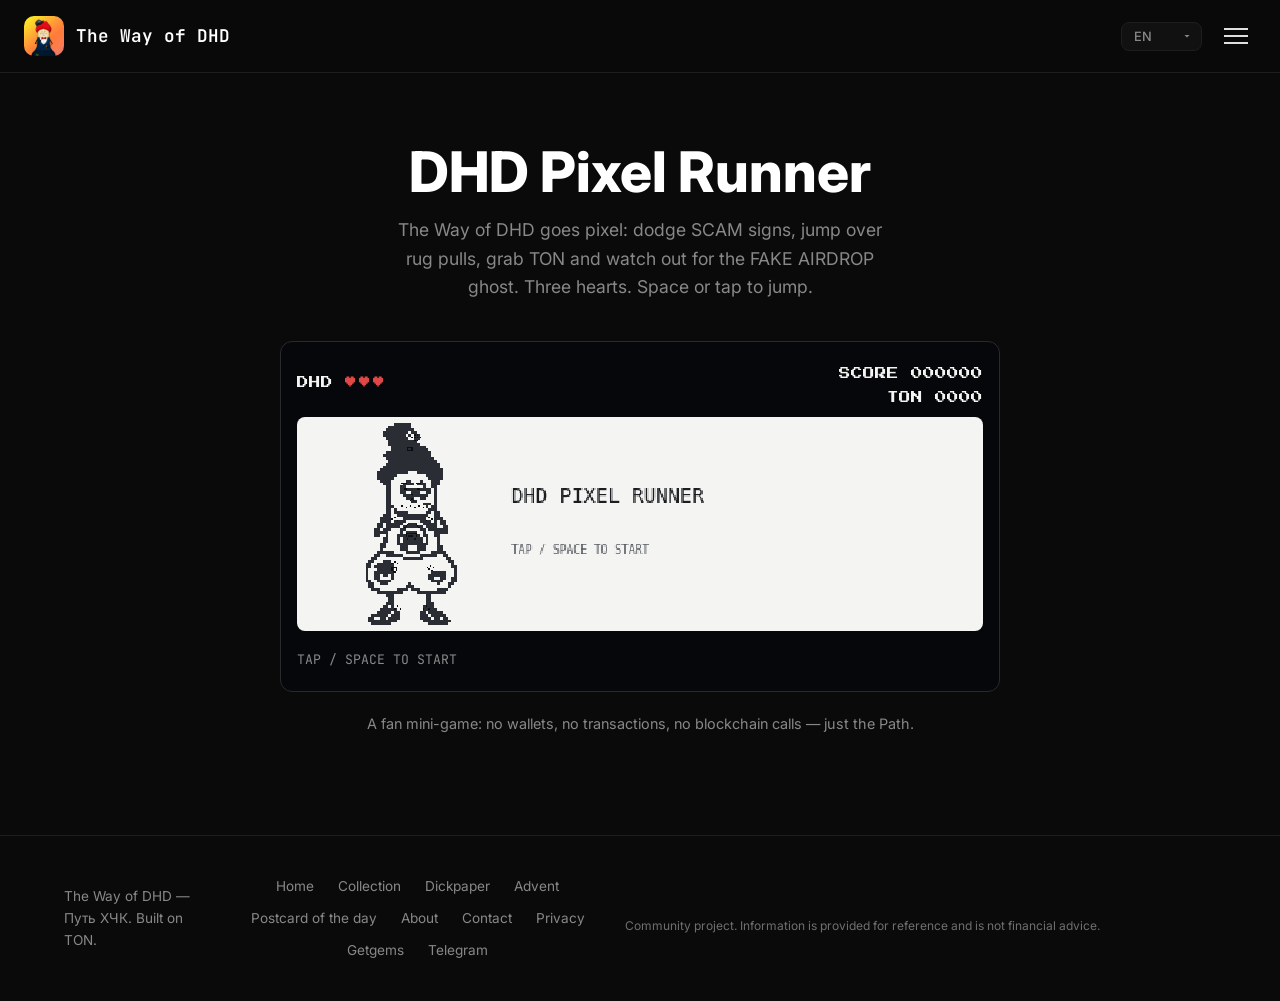
<file: game.html>
<!DOCTYPE html>
<html lang="en">
<head>
  <meta charset="UTF-8">
  <meta name="viewport" content="width=device-width, initial-scale=1.0">
  <meta name="yandex-verification" content="c9b7f3bc55cfa434">
  <title>DHD Pixel Runner — the ХЧК mini-game (Путь ХЧК)</title>
  <meta name="description" content="DHD Pixel Runner: dodge SCAM signs, collect TON, beat your best score. The official browser mini-game of The Way of DHD collection.">
  <meta name="keywords" content="DHD game, ХЧК игра, TON NFT game, pixel runner, DHD mini-game">
  <meta name="robots" content="index, follow, max-image-preview:large">
  <meta http-equiv="X-Content-Type-Options" content="nosniff">
  <meta http-equiv="Referrer-Policy" content="strict-origin-when-cross-origin">
  <meta name="theme-color" content="#0a0a0a">
  <link rel="canonical" href="https://thewayofdhd.github.io/game.html">

  <link rel="alternate" hreflang="x-default" href="https://thewayofdhd.github.io/game.html">
  <link rel="alternate" hreflang="en" href="https://thewayofdhd.github.io/game.html?lang=en">
  <link rel="alternate" hreflang="ru" href="https://thewayofdhd.github.io/game.html?lang=ru">

  <meta property="og:type" content="website">
  <meta property="og:site_name" content="The Way of DHD">
  <meta property="og:title" content="DHD Pixel Runner — dodge the scam, collect TON">
  <meta property="og:description" content="The official terminal mini-game of The Way of DHD. Free in the browser.">
  <meta property="og:url" content="https://thewayofdhd.github.io/game.html">
  <meta property="og:image" content="https://thewayofdhd.github.io/assets/og-image.jpg">
  <meta property="og:image:width" content="1200">
  <meta property="og:image:height" content="630">
  <meta name="twitter:card" content="summary_large_image">
  <meta name="twitter:title" content="DHD Pixel Runner">
  <meta name="twitter:description" content="Dodge the scam, collect TON. The official ХЧК mini-game.">
  <meta name="twitter:image" content="https://thewayofdhd.github.io/assets/og-image.jpg">

  <link rel="icon" href="/favicon.ico" sizes="any">
  <link rel="icon" href="assets/favicon-32.png" sizes="32x32" type="image/png">
  <link rel="icon" href="assets/favicon-16.png" sizes="16x16" type="image/png">
  <link rel="apple-touch-icon" href="assets/apple-touch-icon.png">
  <link rel="preconnect" href="https://fonts.googleapis.com">
  <link rel="preconnect" href="https://fonts.gstatic.com" crossorigin>
  <link href="https://fonts.googleapis.com/css2?family=Inter:wght@400;500;600;700;800&family=JetBrains+Mono:wght@400;500;600;700&family=Press+Start+2P&display=swap" rel="stylesheet">
  <link rel="stylesheet" href="css/style.css?v=20260924-1">

  <script type="application/ld+json">
  {
    "@context": "https://schema.org",
    "@graph": [
      {
        "@type": "VideoGame",
        "@id": "https://thewayofdhd.github.io/game.html#game",
        "name": "DHD Pixel Runner",
        "url": "https://thewayofdhd.github.io/game.html",
        "gamePlatform": "Web browser",
        "applicationCategory": "Game",
        "genre": "Arcade",
        "playMode": "SinglePlayer",
        "publisher": { "@type": "Organization", "@id": "https://thewayofdhd.github.io/#organization", "name": "The Way of DHD" }
      },
      {
        "@type": "BreadcrumbList",
        "itemListElement": [
          { "@type": "ListItem", "position": 1, "name": "Home", "item": "https://thewayofdhd.github.io/" },
          { "@type": "ListItem", "position": 2, "name": "Game", "item": "https://thewayofdhd.github.io/game.html" }
        ]
      }
    ]
  }
  </script>
</head>
<body>
  <a class="skip-link" href="#main">Skip to content</a>

  <!-- Navigation -->
  <nav class="nav">
    <div class="container nav-inner">
      <a href="./" class="nav-brand" aria-label="The Way of DHD — home">
        <img src="assets/logo-collection.png" alt="The Way of DHD logo" class="nav-logo" width="40" height="40">
        <span class="nav-title">The Way of DHD</span>
      </a>
      <ul class="nav-links" id="nav-links">
        <li><a href="./" data-i18n="nav-home">Home</a></li>
        <li><a href="collection.html" data-i18n="nav-collection">Collection</a></li>
        <li><a href="dickpaper.html" data-i18n="nav-dickpaper">Dickpaper</a></li>
        <li><a href="why.html" data-i18n="nav-why">Why DHD</a></li>
        <li><a href="guide.html" data-i18n="nav-guide">How to buy</a></li>
        <li><a href="game.html" class="active" data-i18n="nav-game">DHD Runner</a></li>
        <li><a href="advent.html" data-i18n="nav-advent">Advent</a></li>
        <li><a href="./#token" data-i18n="nav-token">$DHD</a></li>
        <li><a href="./#faq" data-i18n="nav-faq">FAQ</a></li>
                <li><a href="about.html" data-i18n="nav-about">About</a></li>
        <li><a href="contact.html" data-i18n="nav-contact">Contact</a></li>
        <li><a href="privacy.html" data-i18n="nav-privacy">Privacy</a></li>
        <li><a href="https://t.me/WayofDHD" data-i18n="nav-telegram" target="_blank" rel="noopener noreferrer">Telegram</a></li>
        <li><a href="https://getgems.io/collection/EQDzvSAKspPnYIhuqZe0_dMfrEEUlwKVzb4dJo0sRoxZwRZe" data-i18n="nav-getgems" target="_blank" rel="noopener noreferrer" class="nav-cta">Getgems</a></li>
      </ul>
      <div class="lang-selector">
        <label class="visually-hidden" for="lang-select">Language</label>
        <select id="lang-select" aria-label="Language">
          <option value="en">EN</option>
          <option value="ru">RU</option>
          <option value="es">ES</option>
          <option value="zh">&#20013;&#25991;</option>
          <option value="pt">PT</option>
          <option value="tr">TR</option>
          <option value="ja">&#26085;&#26412;&#35486;</option>
          <option value="ko">&#54620;&#44397;&#50612;</option>
          <option value="ar">&#1575;&#1604;&#1593;&#1585;&#1576;&#1610;&#1577;</option>
          <option value="hi">&#2361;&#2367;&#2306;&#2342;&#2368;</option>
        </select>
      </div>
      <button type="button" class="nav-toggle" aria-label="Toggle menu" aria-controls="nav-links" aria-expanded="false">
        <span></span><span></span><span></span>
      </button>
    </div>
  </nav>

  
  <main id="main">
<!-- Hero -->
  <section class="page-hero" style="padding-bottom: 30px;">
    <h1 data-i18n="game-title">DHD Pixel Runner</h1>
    <p data-i18n="game-lead">The Way of DHD goes pixel: dodge SCAM signs, jump over rug pulls, grab TON and watch out for the FAKE AIRDROP ghost. Three hearts. Space or tap to jump.</p>
  </section>

  <!-- Game -->
  <section class="game-section">
    <div class="container">
      <div class="game-frame fade-in">
        <div class="game-hud">
          <span class="game-hud-left">DHD <span id="game-hearts">&#9829;&#9829;&#9829;</span></span>
          <span class="game-hud-right">
            <span id="game-score">SCORE 000000</span>
            <span id="game-ton">TON 0000</span>
          </span>
        </div>
        <canvas id="game-canvas" width="480" height="150"></canvas>
        <div class="game-footer">
          <p class="game-status" id="game-status"></p>
          <a class="btn btn-secondary btn-sm" id="game-share" href="https://t.me/share/url?url=https%3A%2F%2Fthewayofdhd.github.io%2Fgame.html" target="_blank" rel="noopener noreferrer" style="display:none" data-i18n="rlt-share">Share</a>
        </div>
      </div>
      <p class="section-note" data-i18n="game-note">A fan mini-game: no wallets, no transactions, no blockchain calls — just the Path.</p>
    </div>
  </section>

  <!-- Footer -->
  </main>

  <footer class="footer">
    <div class="container footer-inner">
      <span class="footer-text" data-i18n="footer-text">The Way of DHD — Путь ХЧК. Built on TON.</span>
      <div class="footer-links">
        <a href="./" data-i18n="nav-home">Home</a>
        <a href="collection.html" data-i18n="nav-collection">Collection</a>
        <a href="dickpaper.html" data-i18n="nav-dickpaper">Dickpaper</a>
        <a href="advent.html" data-i18n="nav-advent">Advent</a>
        <a href="postcard.html" data-i18n="pc-title">Postcard</a>
        <a href="about.html" data-i18n="nav-about">About</a>
        <a href="contact.html" data-i18n="nav-contact">Contact</a>
        <a href="privacy.html" data-i18n="nav-privacy">Privacy</a>
        <a href="https://getgems.io/collection/EQDzvSAKspPnYIhuqZe0_dMfrEEUlwKVzb4dJo0sRoxZwRZe" target="_blank" rel="noopener noreferrer">Getgems</a>
        <a href="https://t.me/WayofDHD" target="_blank" rel="noopener noreferrer">Telegram</a>
      </div>
      <span class="footer-note" data-i18n="footer-note">Community project. Information is provided for reference and is not financial advice.</span>
    </div>
  </footer>

  <script src="js/i18n.js?v=20260919-5" defer></script>
  <script src="js/sprites.js?v=20260919-4" defer></script>
  <script src="js/main.js" defer></script>
  <script src="js/game.js?v=20260919-4" defer></script>
</body>
</html>
</file>
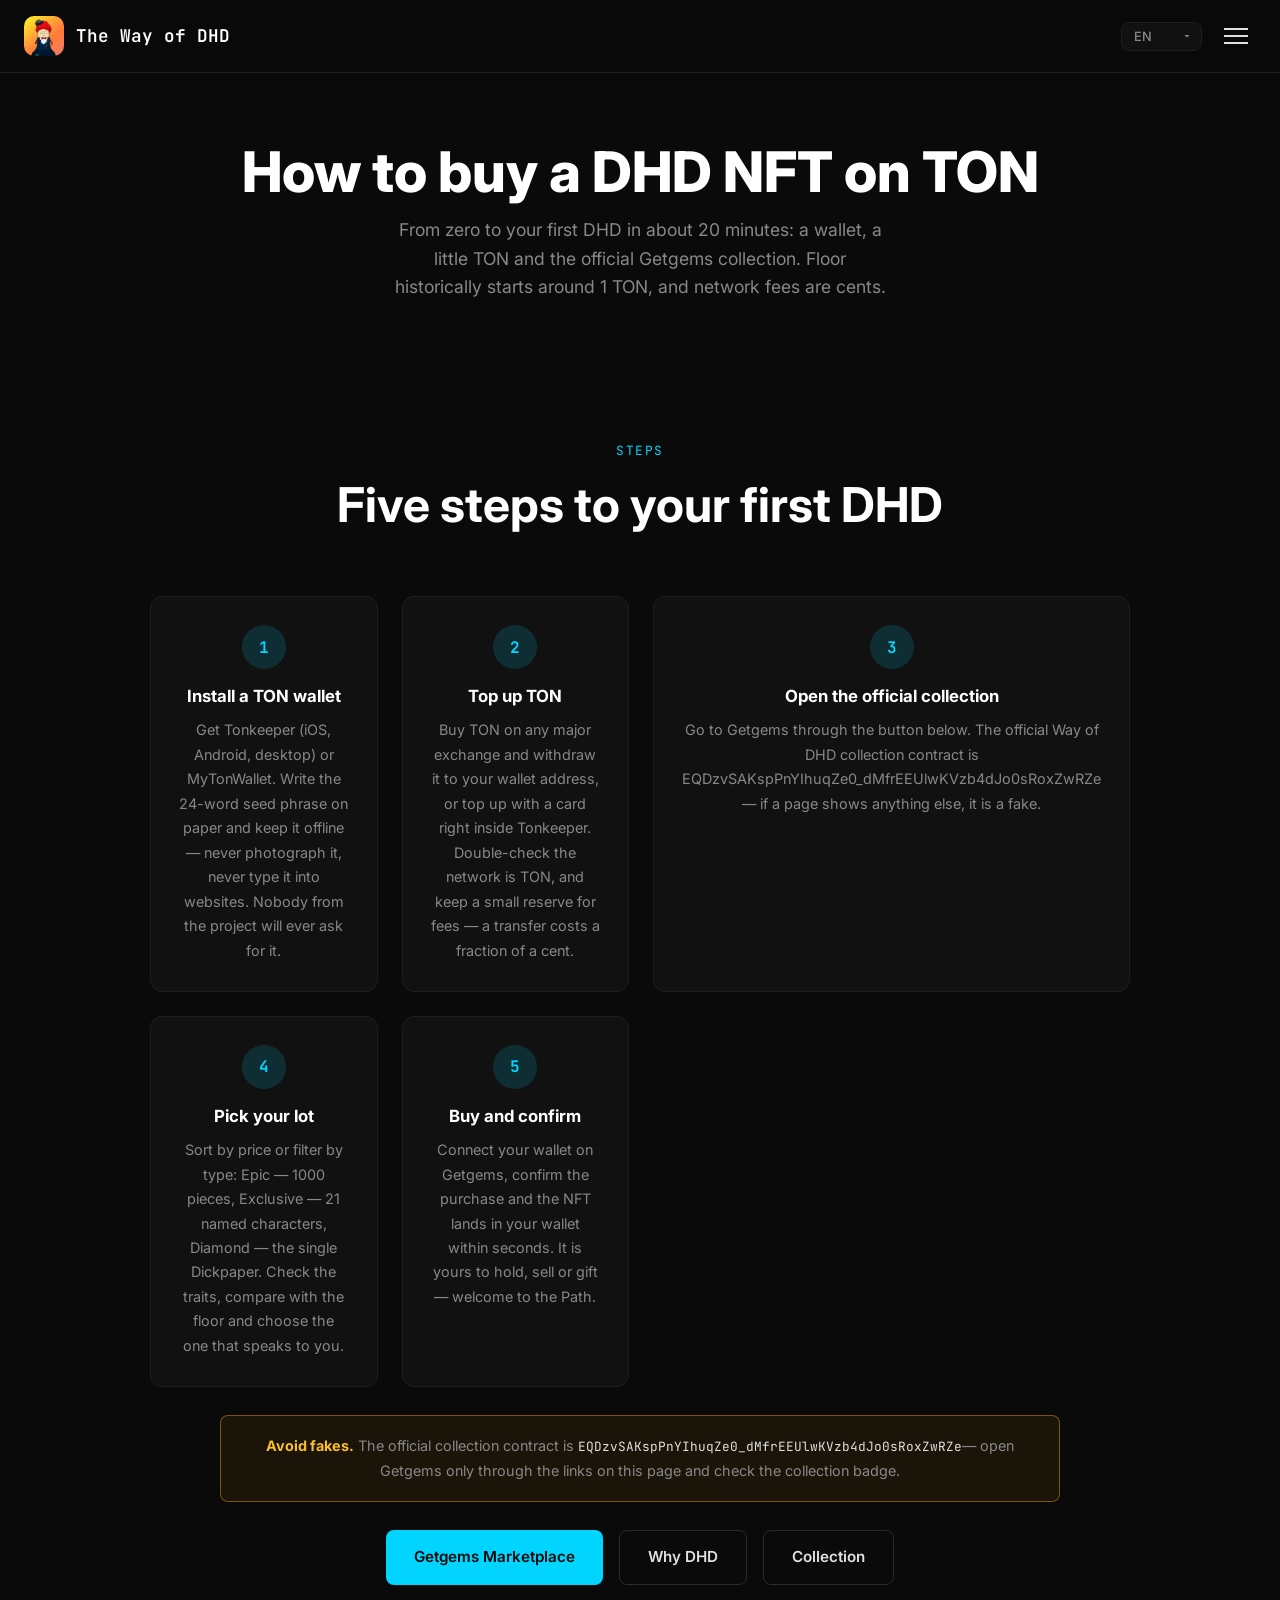
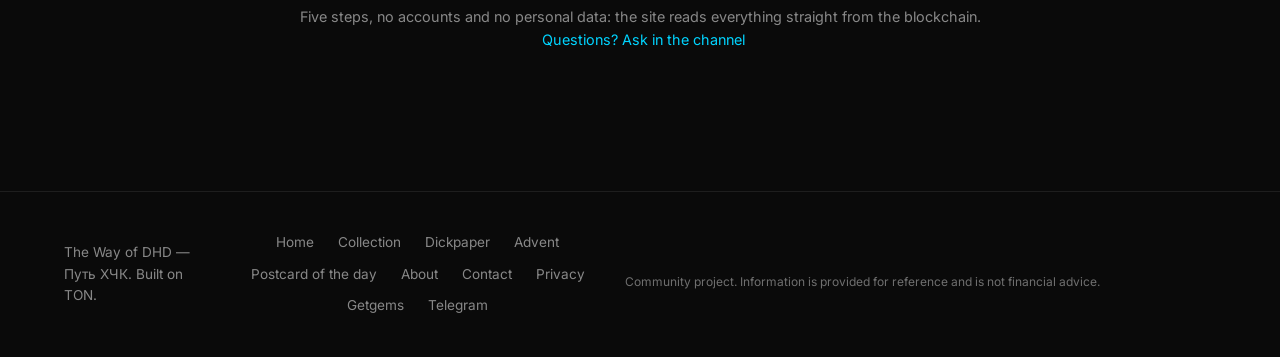
<file: guide.html>
<!DOCTYPE html>
<html lang="en">
<head>
  <meta charset="UTF-8">
  <meta name="viewport" content="width=device-width, initial-scale=1.0">
  <meta name="yandex-verification" content="c9b7f3bc55cfa434">
  <title>How to buy a DHD NFT on TON — step-by-step guide for beginners (Путь ХЧК)</title>
  <meta name="description" content="Buy your first DHD NFT in five steps: install a TON wallet, top up TON, open the official collection on Getgems, pick a lot, confirm. Floor from 1 TON, fees are cents.">
  <meta name="keywords" content="how to buy TON NFT, DHD how to buy, Getgems guide, Tonkeeper guide, buy DHD NFT, Путь ХЧК как купить">
  <meta name="robots" content="index, follow, max-image-preview:large">
  <meta http-equiv="X-Content-Type-Options" content="nosniff">
  <meta http-equiv="Referrer-Policy" content="strict-origin-when-cross-origin">
  <meta name="theme-color" content="#0a0a0a">
  <link rel="canonical" href="https://thewayofdhd.github.io/guide.html">

  <link rel="alternate" hreflang="x-default" href="https://thewayofdhd.github.io/guide.html">
  <link rel="alternate" hreflang="en" href="https://thewayofdhd.github.io/guide.html?lang=en">
  <link rel="alternate" hreflang="ru" href="https://thewayofdhd.github.io/guide.html?lang=ru">

  <meta property="og:type" content="article">
  <meta property="og:site_name" content="The Way of DHD">
  <meta property="og:title" content="How to buy a DHD NFT on TON — step-by-step guide">
  <meta property="og:description" content="Five steps from zero to your first DHD NFT: wallet, TON, Getgems, lot, done.">
  <meta property="og:url" content="https://thewayofdhd.github.io/guide.html">
  <meta property="og:image" content="https://thewayofdhd.github.io/assets/og-image.jpg">
  <meta property="og:image:width" content="1200">
  <meta property="og:image:height" content="630">
  <meta name="twitter:card" content="summary_large_image">
  <meta name="twitter:title" content="How to buy a DHD NFT on TON — step-by-step guide">
  <meta name="twitter:description" content="Five steps from zero to your first DHD NFT.">
  <meta name="twitter:image" content="https://thewayofdhd.github.io/assets/og-image.jpg">

  <link rel="icon" href="/favicon.ico" sizes="any">
  <link rel="icon" href="assets/favicon-32.png" sizes="32x32" type="image/png">
  <link rel="icon" href="assets/favicon-16.png" sizes="16x16" type="image/png">
  <link rel="apple-touch-icon" href="assets/apple-touch-icon.png">
  <link rel="preconnect" href="https://fonts.googleapis.com">
  <link rel="preconnect" href="https://fonts.gstatic.com" crossorigin>
  <link href="https://fonts.googleapis.com/css2?family=Inter:wght@400;500;600;700;800&family=JetBrains+Mono:wght@400;500;600;700&display=swap" rel="stylesheet">
  <link rel="stylesheet" href="css/style.css?v=20260924-1">

  <script type="application/ld+json">
  {
    "@context": "https://schema.org",
    "@graph": [
      {
        "@type": "HowTo",
        "@id": "https://thewayofdhd.github.io/guide.html#howto",
        "name": "How to buy a DHD NFT on TON",
        "description": "Five steps from zero to your first DHD NFT: install a TON wallet, top up TON, open the official collection on Getgems, pick a lot and confirm the purchase.",
        "totalTime": "PT20M",
        "estimatedCost": { "@type": "MonetaryAmount", "currency": "TON", "value": "1" },
        "step": [
          { "@type": "HowToStep", "position": 1, "name": "Install a TON wallet", "text": "Install Tonkeeper or another TON wallet and write the seed phrase down offline." },
          { "@type": "HowToStep", "position": 2, "name": "Top up TON", "text": "Buy TON on a major exchange or with a card inside the wallet and withdraw to your own address on the TON network." },
          { "@type": "HowToStep", "position": 3, "name": "Open the official collection on Getgems", "text": "Follow the official link and check the collection contract EQDzvSAKspPnYIhuqZe0_dMfrEEUlwKVzb4dJo0sRoxZwRZe." },
          { "@type": "HowToStep", "position": 4, "name": "Pick a lot", "text": "Sort by price, check the traits and type, and choose the character you like." },
          { "@type": "HowToStep", "position": 5, "name": "Buy and confirm", "text": "Connect your wallet, confirm the purchase and the NFT lands in your wallet instantly." }
        ]
      },
      {
        "@type": "BreadcrumbList",
        "itemListElement": [
          { "@type": "ListItem", "position": 1, "name": "Home", "item": "https://thewayofdhd.github.io/" },
          { "@type": "ListItem", "position": 2, "name": "How to buy", "item": "https://thewayofdhd.github.io/guide.html" }
        ]
      }
    ]
  }
  </script>
</head>
<body>
  <a class="skip-link" href="#main">Skip to content</a>

  <!-- Navigation -->
  <nav class="nav">
    <div class="container nav-inner">
      <a href="./" class="nav-brand" aria-label="The Way of DHD — home">
        <img src="assets/logo-collection.png" alt="The Way of DHD logo" class="nav-logo" width="40" height="40">
        <span class="nav-title">The Way of DHD</span>
      </a>
      <ul class="nav-links" id="nav-links">
        <li><a href="./" data-i18n="nav-home">Home</a></li>
        <li><a href="collection.html" data-i18n="nav-collection">Collection</a></li>
        <li><a href="dickpaper.html" data-i18n="nav-dickpaper">Dickpaper</a></li>
        <li><a href="why.html" data-i18n="nav-why">Why DHD</a></li>
        <li><a href="guide.html" class="active" data-i18n="nav-guide">How to buy</a></li>
        <li><a href="game.html" data-i18n="nav-game">DHD Runner</a></li>
        <li><a href="advent.html" data-i18n="nav-advent">Advent</a></li>
        <li><a href="./#token" data-i18n="nav-token">$DHD</a></li>
        <li><a href="./#faq" data-i18n="nav-faq">FAQ</a></li>
                <li><a href="about.html" data-i18n="nav-about">About</a></li>
        <li><a href="contact.html" data-i18n="nav-contact">Contact</a></li>
        <li><a href="privacy.html" data-i18n="nav-privacy">Privacy</a></li>
        <li><a href="https://t.me/WayofDHD" data-i18n="nav-telegram" target="_blank" rel="noopener noreferrer">Telegram</a></li>
        <li><a href="https://getgems.io/collection/EQDzvSAKspPnYIhuqZe0_dMfrEEUlwKVzb4dJo0sRoxZwRZe" data-i18n="nav-getgems" target="_blank" rel="noopener noreferrer" class="nav-cta">Getgems</a></li>
      </ul>
      <div class="lang-selector">
        <label class="visually-hidden" for="lang-select">Language</label>
        <select id="lang-select" aria-label="Language">
          <option value="en">EN</option>
          <option value="ru">RU</option>
          <option value="es">ES</option>
          <option value="zh">&#20013;&#25991;</option>
          <option value="pt">PT</option>
          <option value="tr">TR</option>
          <option value="ja">&#26085;&#26412;&#35486;</option>
          <option value="ko">&#54620;&#44397;&#50612;</option>
          <option value="ar">&#1575;&#1604;&#1593;&#1585;&#1576;&#1610;&#1577;</option>
          <option value="hi">&#2361;&#2367;&#2306;&#2342;&#2368;</option>
        </select>
      </div>
      <button type="button" class="nav-toggle" aria-label="Toggle menu" aria-controls="nav-links" aria-expanded="false">
        <span></span><span></span><span></span>
      </button>
    </div>
  </nav>

  
  <main id="main">
<!-- Hero -->
  <section class="page-hero">
    <h1 data-i18n="guide-title">How to buy a DHD NFT on TON</h1>
    <p data-i18n="guide-lead">From zero to your first DHD in about 20 minutes: a wallet, a little TON and the official Getgems collection. Floor historically starts around 1 TON, and network fees are cents.</p>
  </section>

  <!-- Steps -->
  <section class="token">
    <div class="container">
      <div class="section-header fade-in">
        <div class="section-tag" data-i18n="guide-steps-tag">Steps</div>
        <h2 class="section-title" data-i18n="guide-steps-title">Five steps to your first DHD</h2>
      </div>
      <div class="advent-steps fade-in">
        <div class="advent-step">
          <div class="advent-step-num">1</div>
          <h3 data-i18n="guide-step1-title">Install a TON wallet</h3>
          <p data-i18n="guide-step1-text">Get Tonkeeper (iOS, Android, desktop) or MyTonWallet. Write the 24-word seed phrase on paper and keep it offline — never photograph it, never type it into websites. Nobody from the project will ever ask for it.</p>
        </div>
        <div class="advent-step">
          <div class="advent-step-num">2</div>
          <h3 data-i18n="guide-step2-title">Top up TON</h3>
          <p data-i18n="guide-step2-text">Buy TON on any major exchange and withdraw it to your wallet address, or top up with a card right inside Tonkeeper. Double-check the network is TON, and keep a small reserve for fees — a transfer costs a fraction of a cent.</p>
        </div>
        <div class="advent-step">
          <div class="advent-step-num">3</div>
          <h3 data-i18n="guide-step3-title">Open the official collection</h3>
          <p data-i18n="guide-step3-text">Go to Getgems through the button below. The official Way of DHD collection contract is EQDzvSAKspPnYIhuqZe0_dMfrEEUlwKVzb4dJo0sRoxZwRZe — if a page shows anything else, it is a fake.</p>
        </div>
        <div class="advent-step">
          <div class="advent-step-num">4</div>
          <h3 data-i18n="guide-step4-title">Pick your lot</h3>
          <p data-i18n="guide-step4-text">Sort by price or filter by type: Epic — 1000 pieces, Exclusive — 21 named characters, Diamond — the single Dickpaper. Check the traits, compare with the floor and choose the one that speaks to you.</p>
        </div>
        <div class="advent-step">
          <div class="advent-step-num">5</div>
          <h3 data-i18n="guide-step5-title">Buy and confirm</h3>
          <p data-i18n="guide-step5-text">Connect your wallet on Getgems, confirm the purchase and the NFT lands in your wallet within seconds. It is yours to hold, sell or gift — welcome to the Path.</p>
        </div>
      </div>

      <div class="why-safety fade-in">
        <strong data-i18n="why-safety-title">Avoid fakes.</strong>
        <span data-i18n="why-safety-text">The official collection contract is</span>
        <code>EQDzvSAKspPnYIhuqZe0_dMfrEEUlwKVzb4dJo0sRoxZwRZe</code><span data-i18n="why-safety-text2">— open Getgems only through the links on this page and check the collection badge.</span>
      </div>

      <div class="hero-actions fade-in" style="margin-top: 28px;">
        <a href="https://getgems.io/collection/EQDzvSAKspPnYIhuqZe0_dMfrEEUlwKVzb4dJo0sRoxZwRZe" target="_blank" rel="noopener noreferrer" class="btn btn-primary" data-i18n="links-getgems-title">Getgems Marketplace</a>
        <a href="why.html" class="btn btn-secondary" data-i18n="nav-why">Why DHD</a>
        <a href="collection.html" class="btn btn-secondary" data-i18n="nav-collection">Collection</a>
      </div>

      <p class="section-note fade-in">
        <span data-i18n="guide-note">Five steps, no accounts and no personal data: the site reads everything straight from the blockchain.</span>
        <a href="https://t.me/WayofDHD" target="_blank" rel="noopener noreferrer" data-i18n="guide-note-link">Questions? Ask in the channel</a>
      </p>
    </div>
  </section>

  <!-- Footer -->
  </main>

  <footer class="footer">
    <div class="container footer-inner">
      <span class="footer-text" data-i18n="footer-text">The Way of DHD — Путь ХЧК. Built on TON.</span>
      <div class="footer-links">
        <a href="./" data-i18n="nav-home">Home</a>
        <a href="collection.html" data-i18n="nav-collection">Collection</a>
        <a href="dickpaper.html" data-i18n="nav-dickpaper">Dickpaper</a>
        <a href="advent.html" data-i18n="nav-advent">Advent</a>
        <a href="postcard.html" data-i18n="pc-title">Postcard</a>
        <a href="about.html" data-i18n="nav-about">About</a>
        <a href="contact.html" data-i18n="nav-contact">Contact</a>
        <a href="privacy.html" data-i18n="nav-privacy">Privacy</a>
        <a href="https://getgems.io/collection/EQDzvSAKspPnYIhuqZe0_dMfrEEUlwKVzb4dJo0sRoxZwRZe" target="_blank" rel="noopener noreferrer">Getgems</a>
        <a href="https://t.me/WayofDHD" target="_blank" rel="noopener noreferrer">Telegram</a>
      </div>
      <span class="footer-note" data-i18n="footer-note">Community project. Information is provided for reference and is not financial advice.</span>
    </div>
  </footer>

  <script src="js/i18n.js?v=20260919-5" defer></script>
  <script src="js/main.js" defer></script>
</body>
</html>
</file>
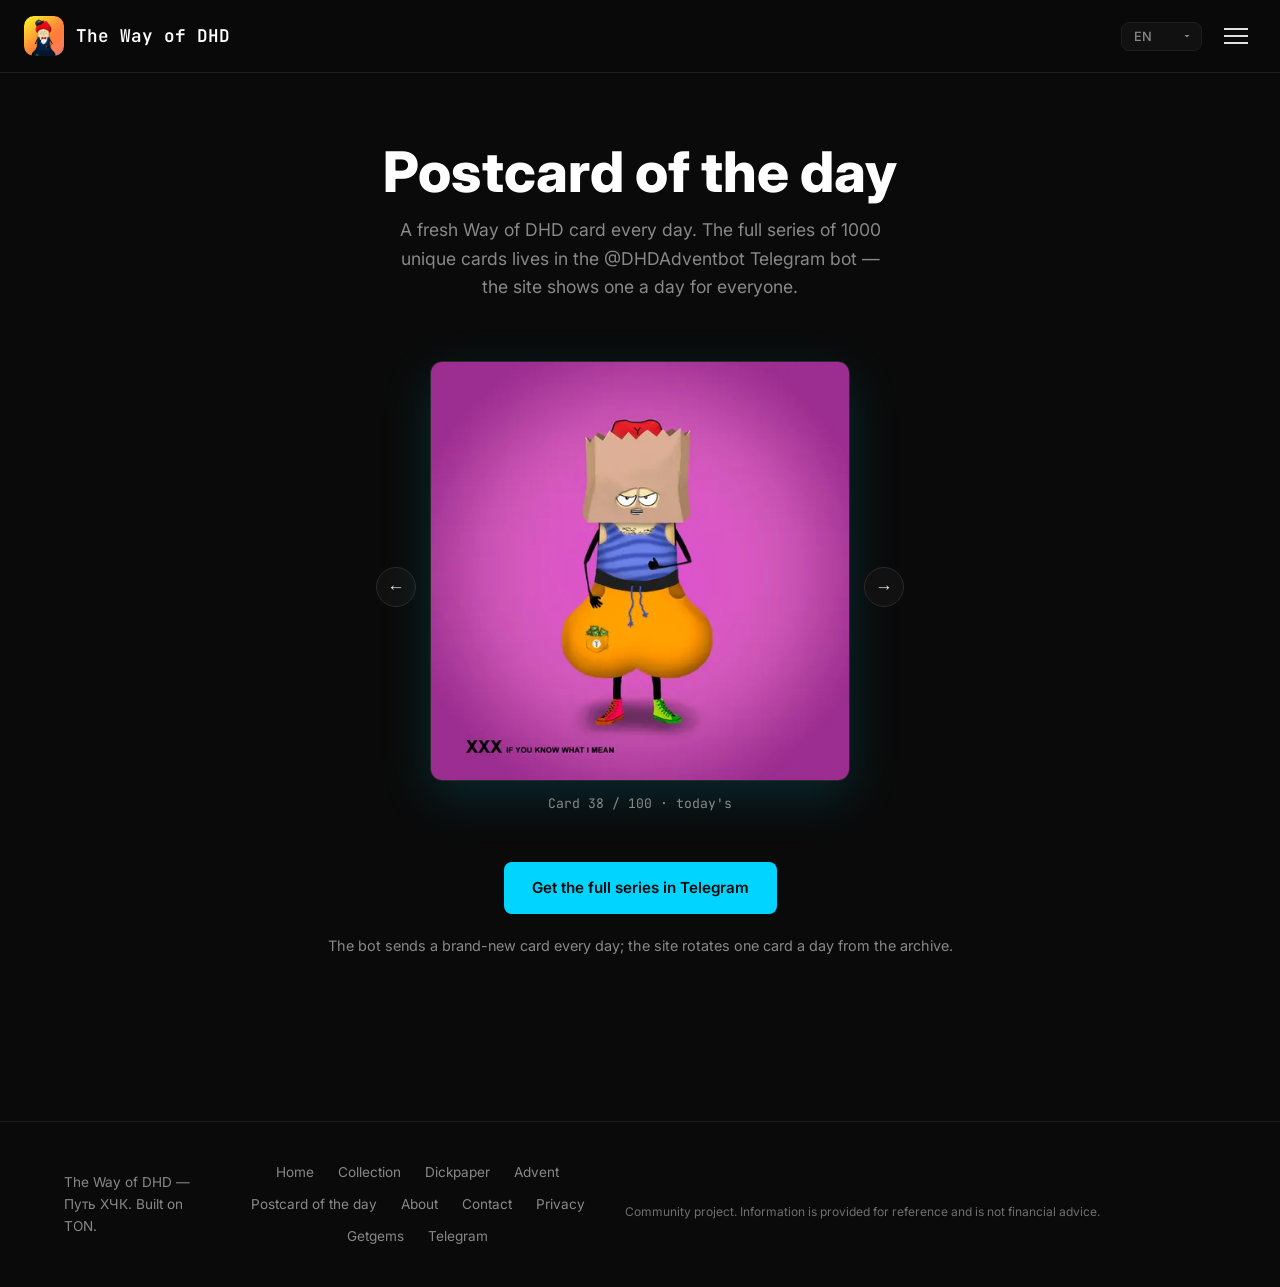
<file: postcard.html>
<!DOCTYPE html>
<html lang="en">
<head>
  <meta charset="UTF-8">
  <meta name="viewport" content="width=device-width, initial-scale=1.0">
  <meta name="yandex-verification" content="c9b7f3bc55cfa434">
  <title>DHD Postcard of the day — a fresh card every day (Путь ХЧК)</title>
  <meta name="description" content="The Way of DHD postcard of the day: a new Advent card on the site every day, 1000 unique cards live in the @DHDAdventbot Telegram bot.">
  <meta name="keywords" content="DHD postcard, Путь ХЧК открытка, DHD Advent card, TON NFT daily card">
  <meta name="robots" content="index, follow, max-image-preview:large">
  <meta http-equiv="X-Content-Type-Options" content="nosniff">
  <meta http-equiv="Referrer-Policy" content="strict-origin-when-cross-origin">
  <meta name="theme-color" content="#0a0a0a">
  <link rel="canonical" href="https://thewayofdhd.github.io/postcard.html">

  <link rel="alternate" hreflang="x-default" href="https://thewayofdhd.github.io/postcard.html">
  <link rel="alternate" hreflang="en" href="https://thewayofdhd.github.io/postcard.html?lang=en">
  <link rel="alternate" hreflang="ru" href="https://thewayofdhd.github.io/postcard.html?lang=ru">

  <meta property="og:type" content="website">
  <meta property="og:site_name" content="The Way of DHD">
  <meta property="og:title" content="DHD Postcard of the day">
  <meta property="og:description" content="A new Way of DHD card on the site every day; the full series of 1000 lives in the Telegram bot.">
  <meta property="og:url" content="https://thewayofdhd.github.io/postcard.html">
  <meta property="og:image" content="https://thewayofdhd.github.io/assets/og-image.jpg">
  <meta property="og:image:width" content="1200">
  <meta property="og:image:height" content="630">
  <meta name="twitter:card" content="summary_large_image">
  <meta name="twitter:title" content="DHD Postcard of the day">
  <meta name="twitter:description" content="A new Way of DHD card every day.">
  <meta name="twitter:image" content="https://thewayofdhd.github.io/assets/og-image.jpg">

  <link rel="icon" href="/favicon.ico" sizes="any">
  <link rel="icon" href="assets/favicon-32.png" sizes="32x32" type="image/png">
  <link rel="icon" href="assets/favicon-16.png" sizes="16x16" type="image/png">
  <link rel="apple-touch-icon" href="assets/apple-touch-icon.png">
  <link rel="preconnect" href="https://fonts.googleapis.com">
  <link rel="preconnect" href="https://fonts.gstatic.com" crossorigin>
  <link href="https://fonts.googleapis.com/css2?family=Inter:wght@400;500;600;700;800&family=JetBrains+Mono:wght@400;500;600;700&display=swap" rel="stylesheet">
  <link rel="stylesheet" href="css/style.css?v=20260924-1">

  <script type="application/ld+json">
  {
    "@context": "https://schema.org",
    "@graph": [
      {
        "@type": "WebPage",
        "@id": "https://thewayofdhd.github.io/postcard.html#page",
        "name": "DHD Postcard of the day",
        "url": "https://thewayofdhd.github.io/postcard.html",
        "inLanguage": "en",
        "dateModified": "2026-09-18",
        "isPartOf": { "@id": "https://thewayofdhd.github.io/#website" }
      },
      {
        "@type": "BreadcrumbList",
        "itemListElement": [
          { "@type": "ListItem", "position": 1, "name": "Home", "item": "https://thewayofdhd.github.io/" },
          { "@type": "ListItem", "position": 2, "name": "Postcard of the day", "item": "https://thewayofdhd.github.io/postcard.html" }
        ]
      }
    ]
  }
  </script>
</head>
<body>
  <a class="skip-link" href="#main">Skip to content</a>

  <!-- Navigation -->
  <nav class="nav">
    <div class="container nav-inner">
      <a href="./" class="nav-brand" aria-label="The Way of DHD — home">
        <img src="assets/logo-collection.png" alt="The Way of DHD logo" class="nav-logo" width="40" height="40">
        <span class="nav-title">The Way of DHD</span>
      </a>
      <ul class="nav-links" id="nav-links">
        <li><a href="./" data-i18n="nav-home">Home</a></li>
        <li><a href="collection.html" data-i18n="nav-collection">Collection</a></li>
        <li><a href="dickpaper.html" data-i18n="nav-dickpaper">Dickpaper</a></li>
        <li><a href="why.html" data-i18n="nav-why">Why DHD</a></li>
        <li><a href="guide.html" data-i18n="nav-guide">How to buy</a></li>
        <li><a href="game.html" data-i18n="nav-game">DHD Runner</a></li>
        <li><a href="advent.html" class="active" data-i18n="nav-advent">Advent</a></li>
        <li><a href="./#token" data-i18n="nav-token">$DHD</a></li>
        <li><a href="./#faq" data-i18n="nav-faq">FAQ</a></li>
                <li><a href="about.html" data-i18n="nav-about">About</a></li>
        <li><a href="contact.html" data-i18n="nav-contact">Contact</a></li>
        <li><a href="privacy.html" data-i18n="nav-privacy">Privacy</a></li>
        <li><a href="https://t.me/WayofDHD" data-i18n="nav-telegram" target="_blank" rel="noopener noreferrer">Telegram</a></li>
        <li><a href="https://getgems.io/collection/EQDzvSAKspPnYIhuqZe0_dMfrEEUlwKVzb4dJo0sRoxZwRZe" data-i18n="nav-getgems" target="_blank" rel="noopener noreferrer" class="nav-cta">Getgems</a></li>
      </ul>
      <div class="lang-selector">
        <label class="visually-hidden" for="lang-select">Language</label>
        <select id="lang-select" aria-label="Language">
          <option value="en">EN</option>
          <option value="ru">RU</option>
          <option value="es">ES</option>
          <option value="zh">&#20013;&#25991;</option>
          <option value="pt">PT</option>
          <option value="tr">TR</option>
          <option value="ja">&#26085;&#26412;&#35486;</option>
          <option value="ko">&#54620;&#44397;&#50612;</option>
          <option value="ar">&#1575;&#1604;&#1593;&#1585;&#1576;&#1610;&#1577;</option>
          <option value="hi">&#2361;&#2367;&#2306;&#2342;&#2368;</option>
        </select>
      </div>
      <button type="button" class="nav-toggle" aria-label="Toggle menu" aria-controls="nav-links" aria-expanded="false">
        <span></span><span></span><span></span>
      </button>
    </div>
  </nav>

  
  <main id="main">
<!-- Hero -->
  <section class="page-hero">
    <h1 data-i18n="pc-title">Postcard of the day</h1>
    <p data-i18n="pc-lead">A fresh Way of DHD card every day. The full series of 1000 unique cards lives in the @DHDAdventbot Telegram bot — the site shows one a day for everyone.</p>
  </section>

  <!-- Card -->
  <section class="token" style="padding-top: 0;">
    <div class="container">
      <div class="pc-stage fade-in">
        <button type="button" class="exq-arrow" id="pc-prev" aria-label="Previous card">&#8592;</button>
        <figure class="pc-frame">
          <img id="pc-image" class="pc-image" src="assets/advent/cards/card-0001.webp" alt="The Way of DHD postcard of the day" width="512" height="512" decoding="async">
          <figcaption class="pc-caption"><span data-i18n="pc-number">Card</span> <span id="pc-num">#—</span></figcaption>
        </figure>
        <button type="button" class="exq-arrow" id="pc-next" aria-label="Next card">&#8594;</button>
      </div>
      <div class="advent-cta fade-in">
        <a href="https://t.me/DHDAdventbot" target="_blank" rel="noopener noreferrer" class="btn btn-primary" data-i18n="pc-cta">Get the full series in Telegram</a>
        <p class="section-note" data-i18n="pc-note">The bot sends a brand-new card every day; the site rotates one card a day from the archive.</p>
      </div>
    </div>
  </section>

  <!-- Footer -->
  </main>

  <footer class="footer">
    <div class="container footer-inner">
      <span class="footer-text" data-i18n="footer-text">The Way of DHD — Путь ХЧК. Built on TON.</span>
      <div class="footer-links">
        <a href="./" data-i18n="nav-home">Home</a>
        <a href="collection.html" data-i18n="nav-collection">Collection</a>
        <a href="dickpaper.html" data-i18n="nav-dickpaper">Dickpaper</a>
        <a href="advent.html" data-i18n="nav-advent">Advent</a>
        <a href="postcard.html" data-i18n="pc-title">Postcard</a>
        <a href="about.html" data-i18n="nav-about">About</a>
        <a href="contact.html" data-i18n="nav-contact">Contact</a>
        <a href="privacy.html" data-i18n="nav-privacy">Privacy</a>
        <a href="https://getgems.io/collection/EQDzvSAKspPnYIhuqZe0_dMfrEEUlwKVzb4dJo0sRoxZwRZe" target="_blank" rel="noopener noreferrer">Getgems</a>
        <a href="https://t.me/WayofDHD" target="_blank" rel="noopener noreferrer">Telegram</a>
      </div>
      <span class="footer-note" data-i18n="footer-note">Community project. Information is provided for reference and is not financial advice.</span>
    </div>
  </footer>

  <script src="js/i18n.js?v=20260919-5" defer></script>
  <script src="js/main.js" defer></script>
  <script src="js/postcard.js" defer></script>
</body>
</html>
</file>
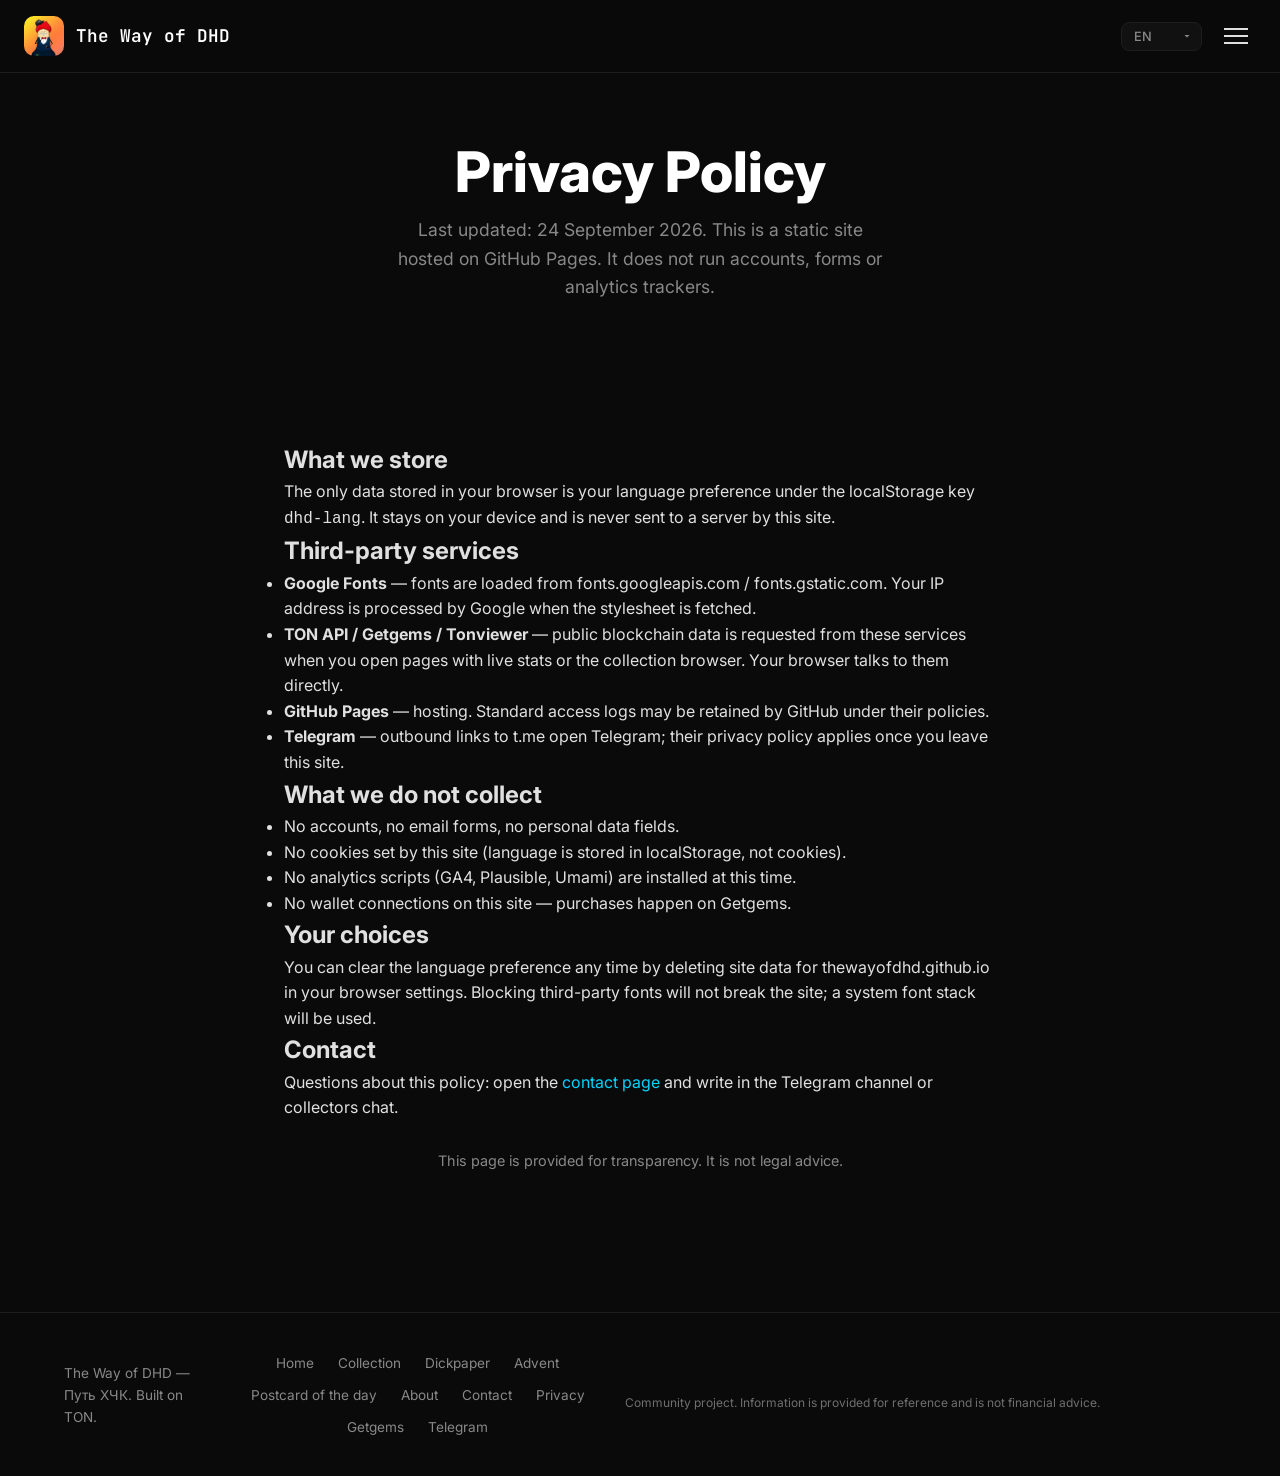
<file: privacy.html>
<!DOCTYPE html>
<html lang="en">
<head>
  <meta charset="UTF-8">
  <meta name="viewport" content="width=device-width, initial-scale=1.0">
  <meta name="yandex-verification" content="c9b7f3bc55cfa434">
  <title>Privacy Policy — The Way of DHD (Путь ХЧК)</title>
  <meta name="description" content="Privacy policy for thewayofdhd.github.io: what data this static site stores (language preference in localStorage), third-party services, and your rights.">
  <meta name="keywords" content="privacy policy DHD, Путь ХЧК конфиденциальность">
  <meta name="robots" content="index, follow, max-image-preview:large">
  <meta http-equiv="X-Content-Type-Options" content="nosniff">
  <meta http-equiv="Referrer-Policy" content="strict-origin-when-cross-origin">
  <meta name="theme-color" content="#0a0a0a">
  <link rel="canonical" href="https://thewayofdhd.github.io/privacy.html">

  <link rel="alternate" hreflang="x-default" href="https://thewayofdhd.github.io/privacy.html">
  <link rel="alternate" hreflang="en" href="https://thewayofdhd.github.io/privacy.html?lang=en">
  <link rel="alternate" hreflang="ru" href="https://thewayofdhd.github.io/privacy.html?lang=ru">

  <meta property="og:type" content="website">
  <meta property="og:site_name" content="The Way of DHD">
  <meta property="og:title" content="Privacy Policy — The Way of DHD">
  <meta property="og:description" content="What data this static site stores and which third-party services are used.">
  <meta property="og:url" content="https://thewayofdhd.github.io/privacy.html">
  <meta property="og:image" content="https://thewayofdhd.github.io/assets/og-image.jpg">
  <meta property="og:image:width" content="1200">
  <meta property="og:image:height" content="630">
  <meta name="twitter:card" content="summary_large_image">
  <meta name="twitter:title" content="Privacy Policy — The Way of DHD">
  <meta name="twitter:description" content="What data this static site stores and which third-party services are used.">
  <meta name="twitter:image" content="https://thewayofdhd.github.io/assets/og-image.jpg">

  <link rel="icon" href="/favicon.ico" sizes="any">
  <link rel="icon" href="assets/favicon-32.png" sizes="32x32" type="image/png">
  <link rel="icon" href="assets/favicon-16.png" sizes="16x16" type="image/png">
  <link rel="apple-touch-icon" href="assets/apple-touch-icon.png">
  <link rel="preconnect" href="https://fonts.googleapis.com">
  <link rel="preconnect" href="https://fonts.gstatic.com" crossorigin>
  <link href="https://fonts.googleapis.com/css2?family=Inter:wght@400;500;600;700;800&family=JetBrains+Mono:wght@400;500;600;700&display=swap" rel="stylesheet">
  <link rel="stylesheet" href="css/style.css?v=20260924-1">

  <script type="application/ld+json">
  {
    "@context": "https://schema.org",
    "@graph": [
      {
        "@type": "WebPage",
        "@id": "https://thewayofdhd.github.io/privacy.html#page",
        "name": "Privacy Policy — The Way of DHD",
        "url": "https://thewayofdhd.github.io/privacy.html",
        "inLanguage": "en",
        "dateModified": "2026-09-24",
        "isPartOf": { "@id": "https://thewayofdhd.github.io/#website" }
      },
      {
        "@type": "BreadcrumbList",
        "itemListElement": [
          { "@type": "ListItem", "position": 1, "name": "Home", "item": "https://thewayofdhd.github.io/" },
          { "@type": "ListItem", "position": 2, "name": "Privacy Policy", "item": "https://thewayofdhd.github.io/privacy.html" }
        ]
      }
    ]
  }
  </script>
</head>
<body>
  <a class="skip-link" href="#main">Skip to content</a>
  <nav class="nav">
    <div class="container nav-inner">
      <a href="./" class="nav-brand" aria-label="The Way of DHD — home">
        <img src="assets/logo-collection.png" alt="The Way of DHD logo" class="nav-logo" width="40" height="40">
        <span class="nav-title">The Way of DHD</span>
      </a>
      <ul class="nav-links" id="nav-links">
        <li><a href="./" data-i18n="nav-home">Home</a></li>
        <li><a href="collection.html" data-i18n="nav-collection">Collection</a></li>
        <li><a href="dickpaper.html" data-i18n="nav-dickpaper">Dickpaper</a></li>
        <li><a href="why.html" data-i18n="nav-why">Why DHD</a></li>
        <li><a href="guide.html" data-i18n="nav-guide">How to buy</a></li>
        <li><a href="game.html" data-i18n="nav-game">DHD Runner</a></li>
        <li><a href="advent.html" data-i18n="nav-advent">Advent</a></li>
        <li><a href="./#token" data-i18n="nav-token">$DHD</a></li>
        <li><a href="./#faq" data-i18n="nav-faq">FAQ</a></li>
        <li><a href="about.html" data-i18n="nav-about">About</a></li>
        <li><a href="contact.html" data-i18n="nav-contact">Contact</a></li>
        <li><a href="privacy.html" class="active" data-i18n="nav-privacy">Privacy</a></li>
        <li><a href="https://t.me/WayofDHD" data-i18n="nav-telegram" target="_blank" rel="noopener noreferrer">Telegram</a></li>
        <li><a href="https://getgems.io/collection/EQDzvSAKspPnYIhuqZe0_dMfrEEUlwKVzb4dJo0sRoxZwRZe" data-i18n="nav-getgems" target="_blank" rel="noopener noreferrer" class="nav-cta">Getgems</a></li>
      </ul>
      <div class="lang-selector">
        <label class="visually-hidden" for="lang-select">Language</label>
        <select id="lang-select" aria-label="Language">
          <option value="en">EN</option>
          <option value="ru">RU</option>
          <option value="es">ES</option>
          <option value="zh">&#20013;&#25991;</option>
          <option value="pt">PT</option>
          <option value="tr">TR</option>
          <option value="ja">&#26085;&#26412;&#35486;</option>
          <option value="ko">&#54620;&#44397;&#50612;</option>
          <option value="ar">&#1575;&#1604;&#1593;&#1585;&#1576;&#1610;&#1577;</option>
          <option value="hi">&#2361;&#2367;&#2306;&#2342;&#2368;</option>
        </select>
      </div>
      <button type="button" class="nav-toggle" aria-label="Toggle menu" aria-controls="nav-links" aria-expanded="false">
        <span></span><span></span><span></span>
      </button>
    </div>
  </nav>

  <main id="main">
    <section class="page-hero">
      <h1>Privacy Policy</h1>
      <p>Last updated: 24 September 2026. This is a static site hosted on GitHub Pages. It does not run accounts, forms or analytics trackers.</p>
    </section>

    <section class="token">
      <div class="container" style="max-width: 760px;">
        <h2>What we store</h2>
        <p>The only data stored in your browser is your language preference under the localStorage key <code>dhd-lang</code>. It stays on your device and is never sent to a server by this site.</p>

        <h2>Third-party services</h2>
        <ul>
          <li><strong>Google Fonts</strong> — fonts are loaded from fonts.googleapis.com / fonts.gstatic.com. Your IP address is processed by Google when the stylesheet is fetched.</li>
          <li><strong>TON API / Getgems / Tonviewer</strong> — public blockchain data is requested from these services when you open pages with live stats or the collection browser. Your browser talks to them directly.</li>
          <li><strong>GitHub Pages</strong> — hosting. Standard access logs may be retained by GitHub under their policies.</li>
          <li><strong>Telegram</strong> — outbound links to t.me open Telegram; their privacy policy applies once you leave this site.</li>
        </ul>

        <h2>What we do not collect</h2>
        <ul>
          <li>No accounts, no email forms, no personal data fields.</li>
          <li>No cookies set by this site (language is stored in localStorage, not cookies).</li>
          <li>No analytics scripts (GA4, Plausible, Umami) are installed at this time.</li>
          <li>No wallet connections on this site — purchases happen on Getgems.</li>
        </ul>

        <h2>Your choices</h2>
        <p>You can clear the language preference any time by deleting site data for thewayofdhd.github.io in your browser settings. Blocking third-party fonts will not break the site; a system font stack will be used.</p>

        <h2>Contact</h2>
        <p>Questions about this policy: open the <a href="contact.html">contact page</a> and write in the Telegram channel or collectors chat.</p>

        <p class="section-note" style="margin-top: 28px;">This page is provided for transparency. It is not legal advice.</p>
      </div>
    </section>
  </main>

  <footer class="footer">
    <div class="container footer-inner">
      <span class="footer-text" data-i18n="footer-text">The Way of DHD — Путь ХЧК. Built on TON.</span>
      <div class="footer-links">
        <a href="./" data-i18n="nav-home">Home</a>
        <a href="collection.html" data-i18n="nav-collection">Collection</a>
        <a href="dickpaper.html" data-i18n="nav-dickpaper">Dickpaper</a>
        <a href="advent.html" data-i18n="nav-advent">Advent</a>
        <a href="postcard.html" data-i18n="pc-title">Postcard</a>
        <a href="about.html" data-i18n="nav-about">About</a>
        <a href="contact.html" data-i18n="nav-contact">Contact</a>
        <a href="privacy.html" data-i18n="nav-privacy">Privacy</a>
        <a href="https://getgems.io/collection/EQDzvSAKspPnYIhuqZe0_dMfrEEUlwKVzb4dJo0sRoxZwRZe" target="_blank" rel="noopener noreferrer">Getgems</a>
        <a href="https://t.me/WayofDHD" target="_blank" rel="noopener noreferrer">Telegram</a>
      </div>
      <span class="footer-note" data-i18n="footer-note">Community project. Information is provided for reference and is not financial advice.</span>
    </div>
  </footer>

  <script src="js/i18n.js?v=20260919-5" defer></script>
  <script src="js/main.js" defer></script>
</body>
</html>
</file>
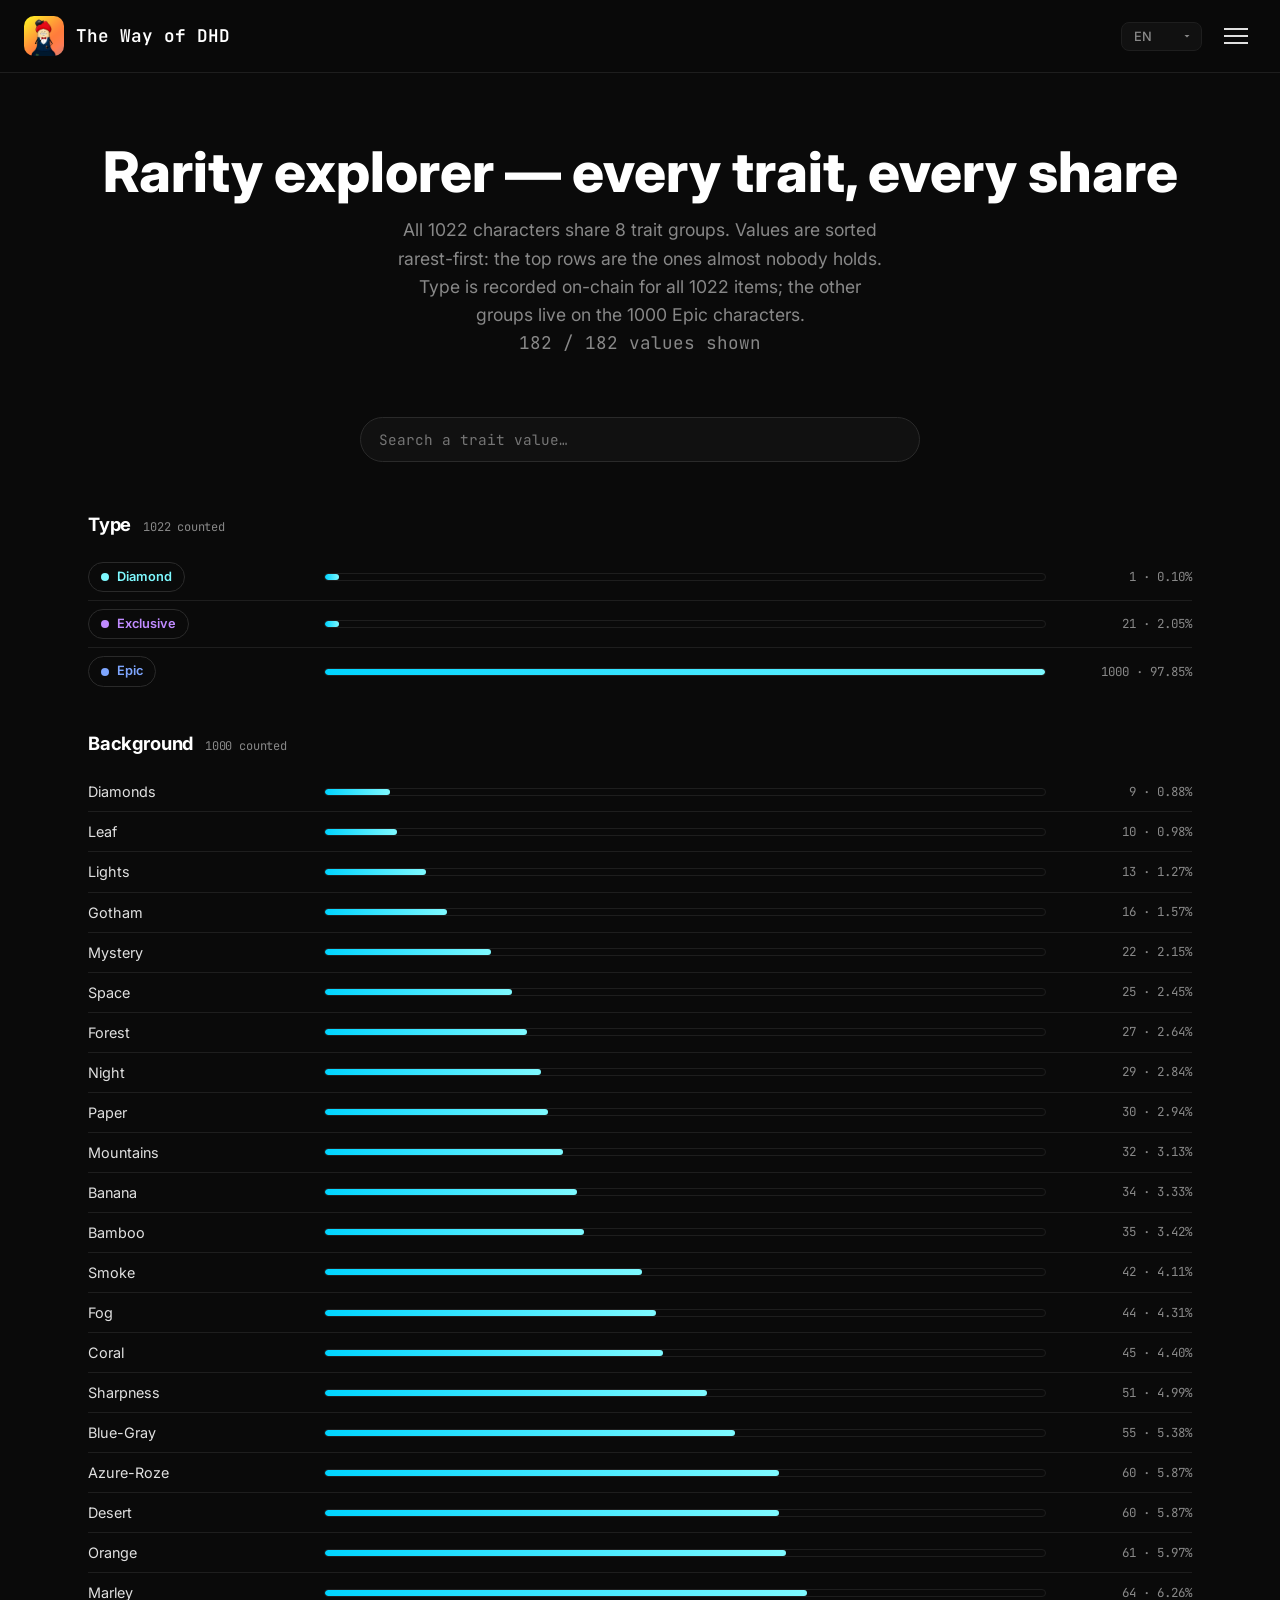
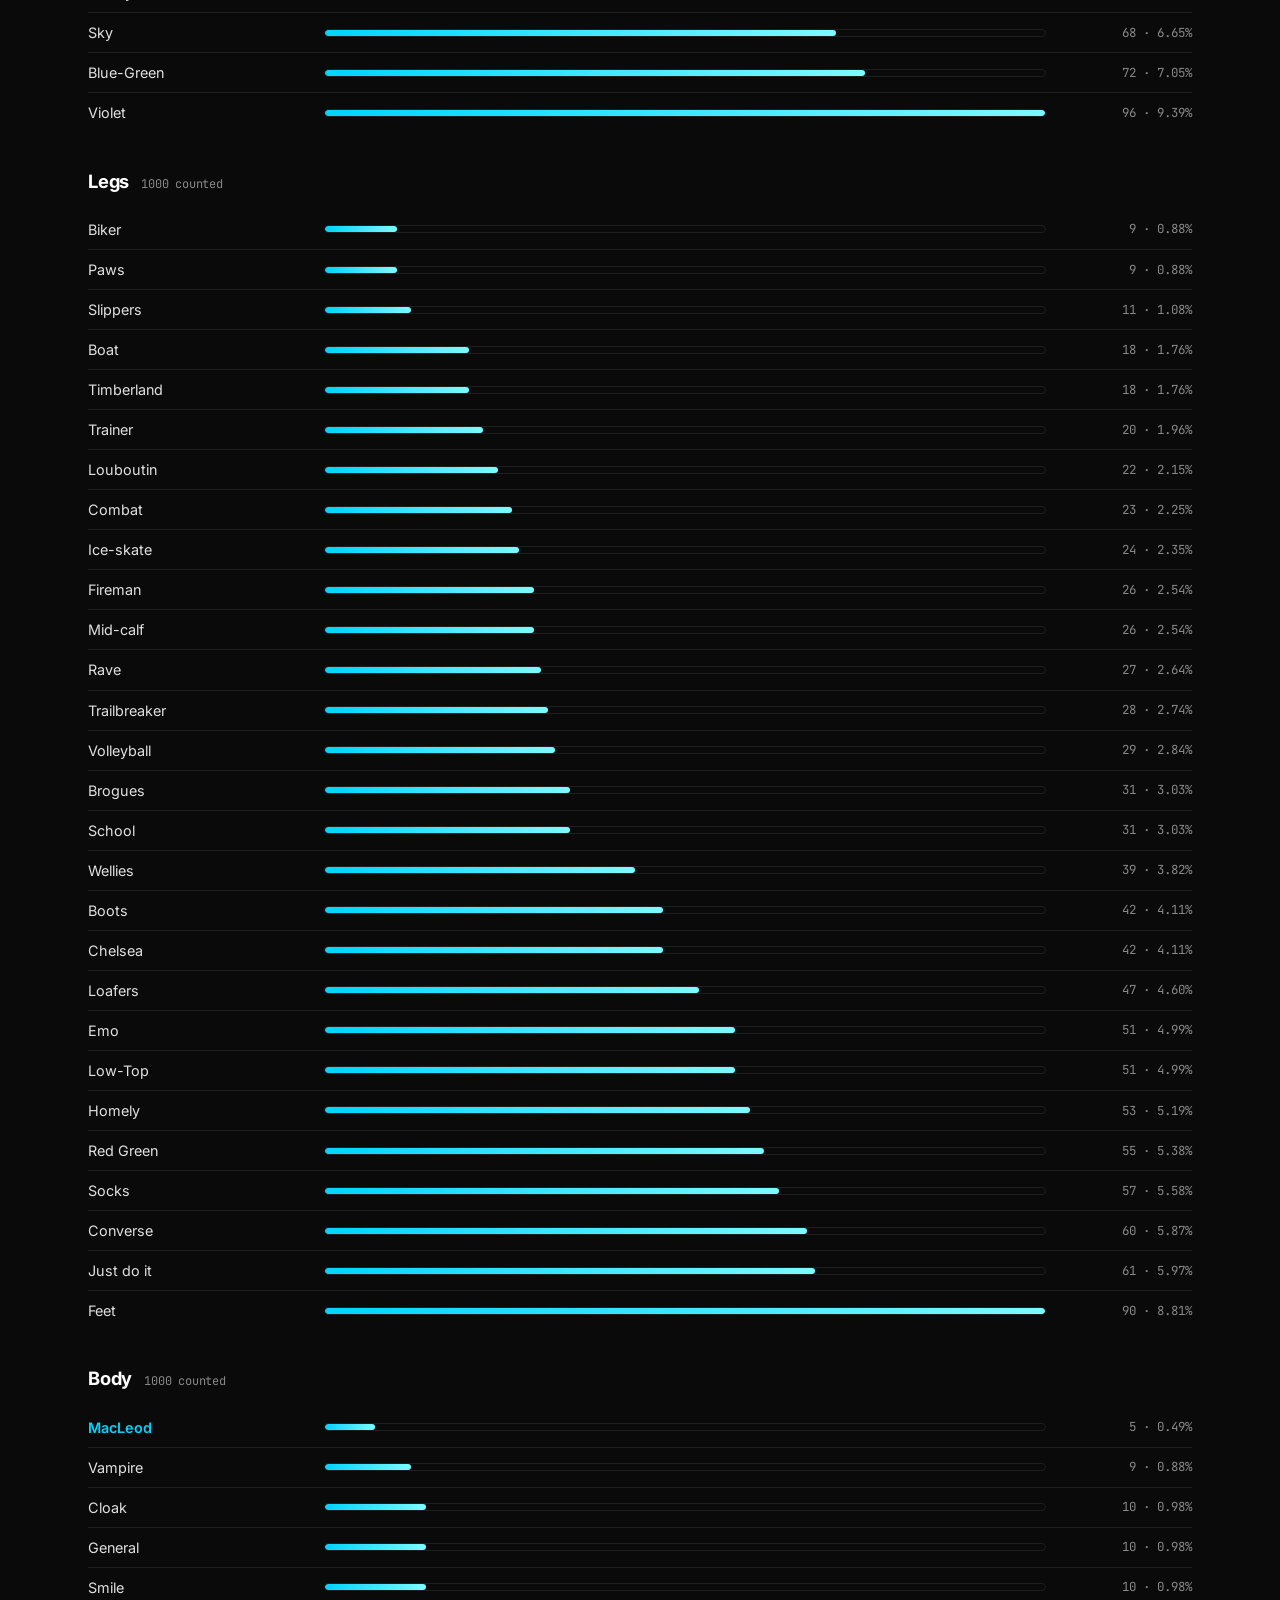
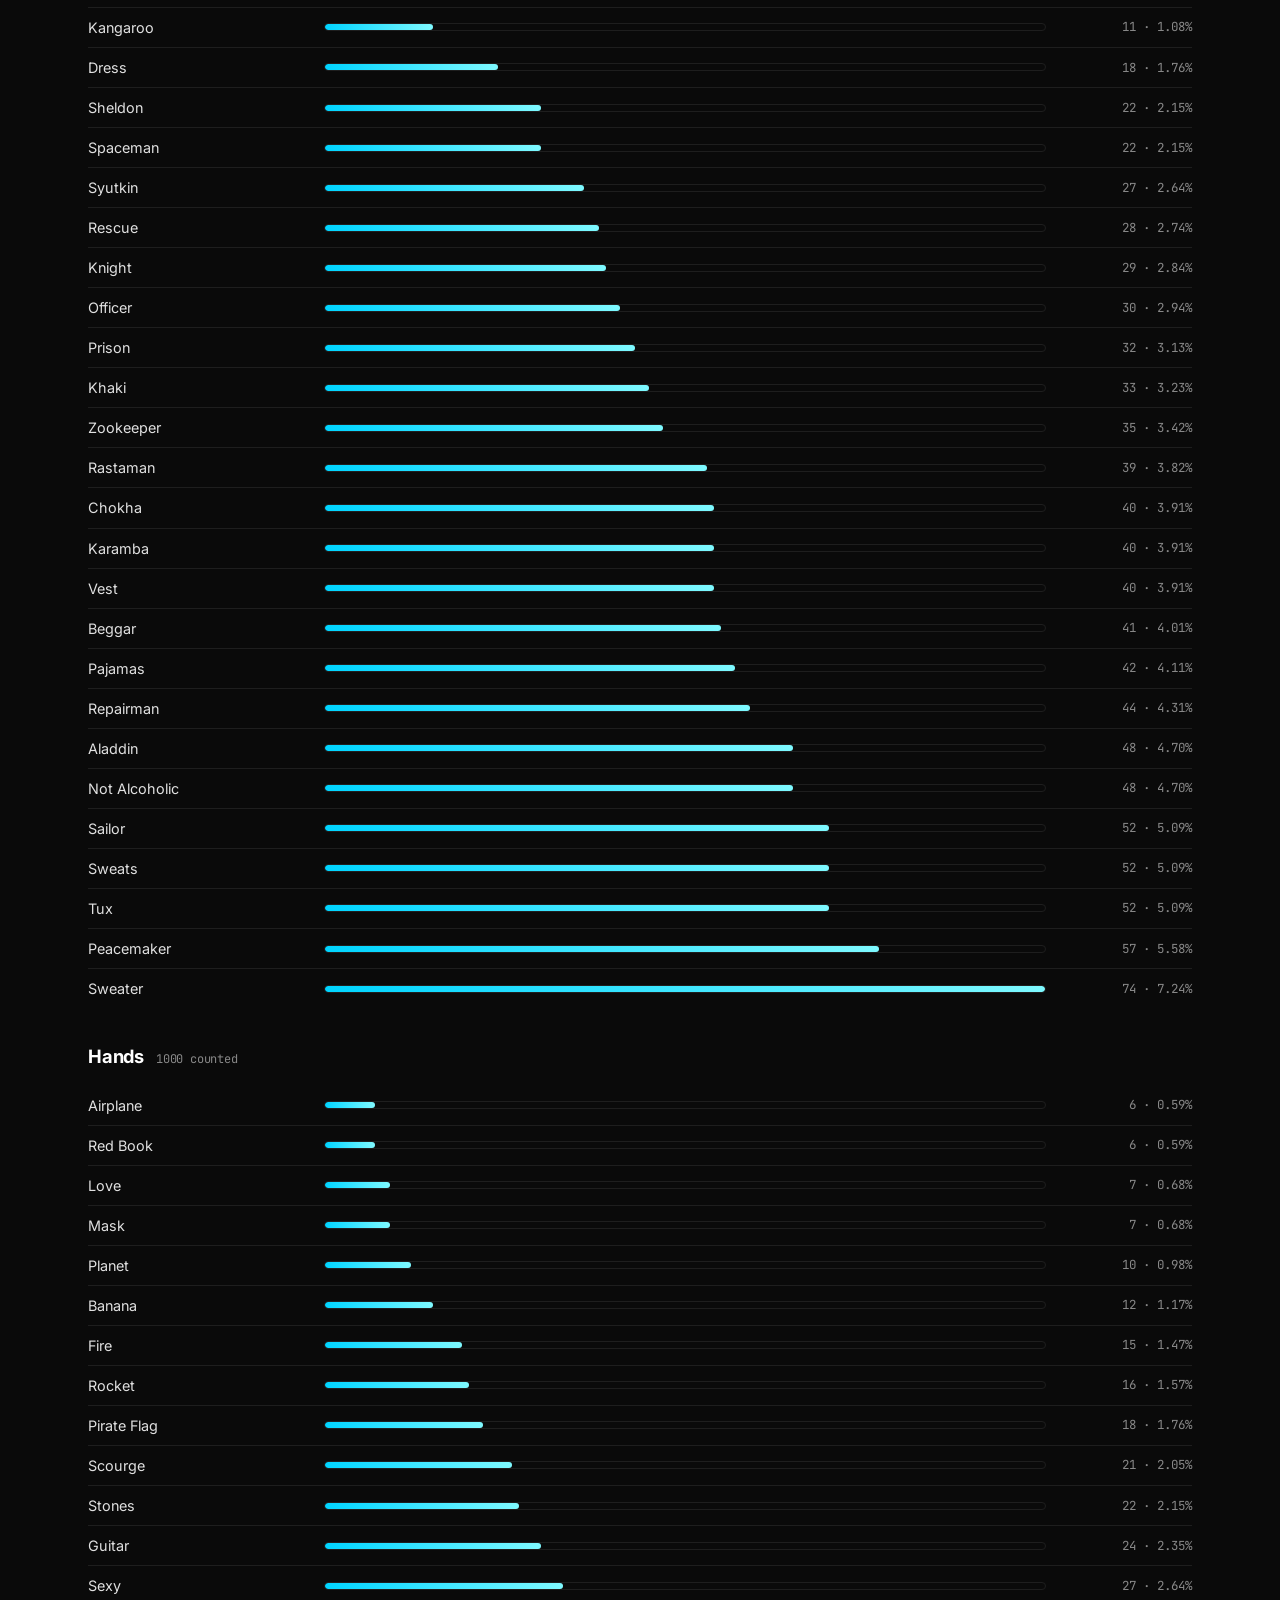
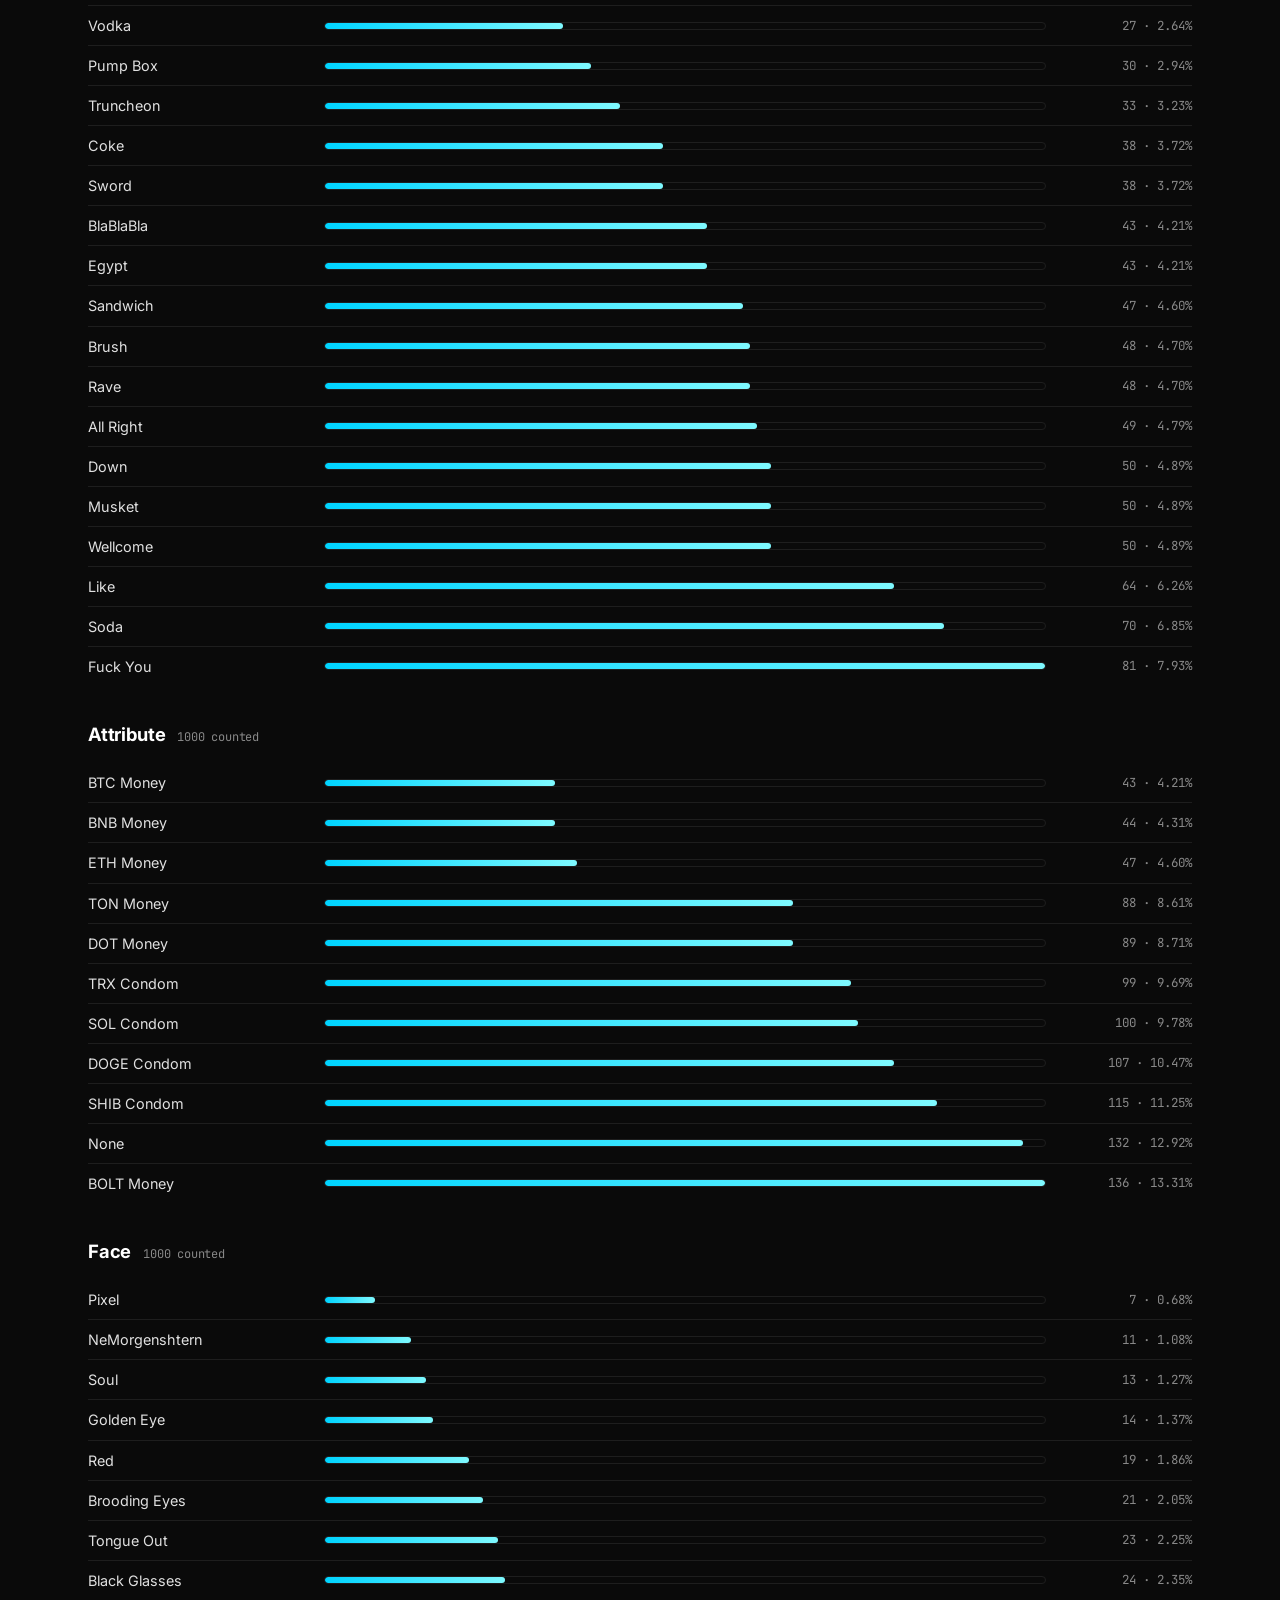
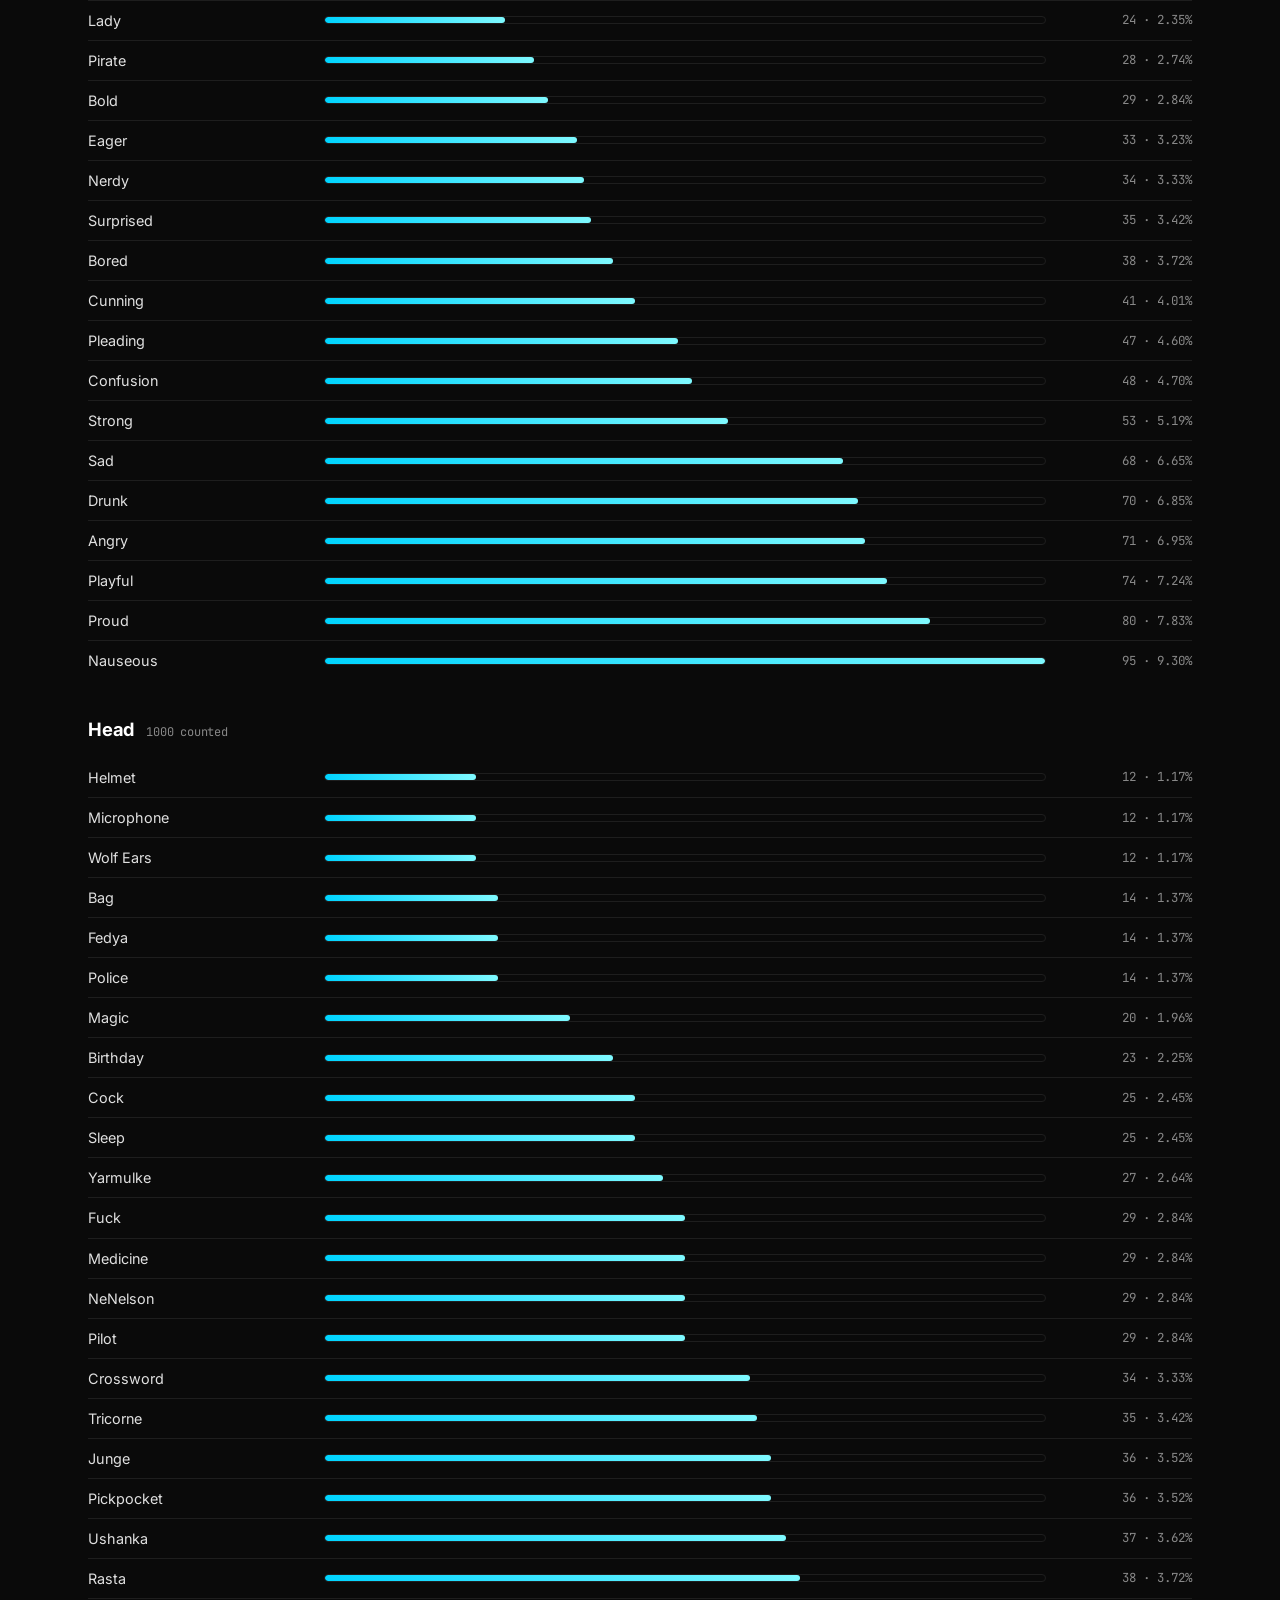
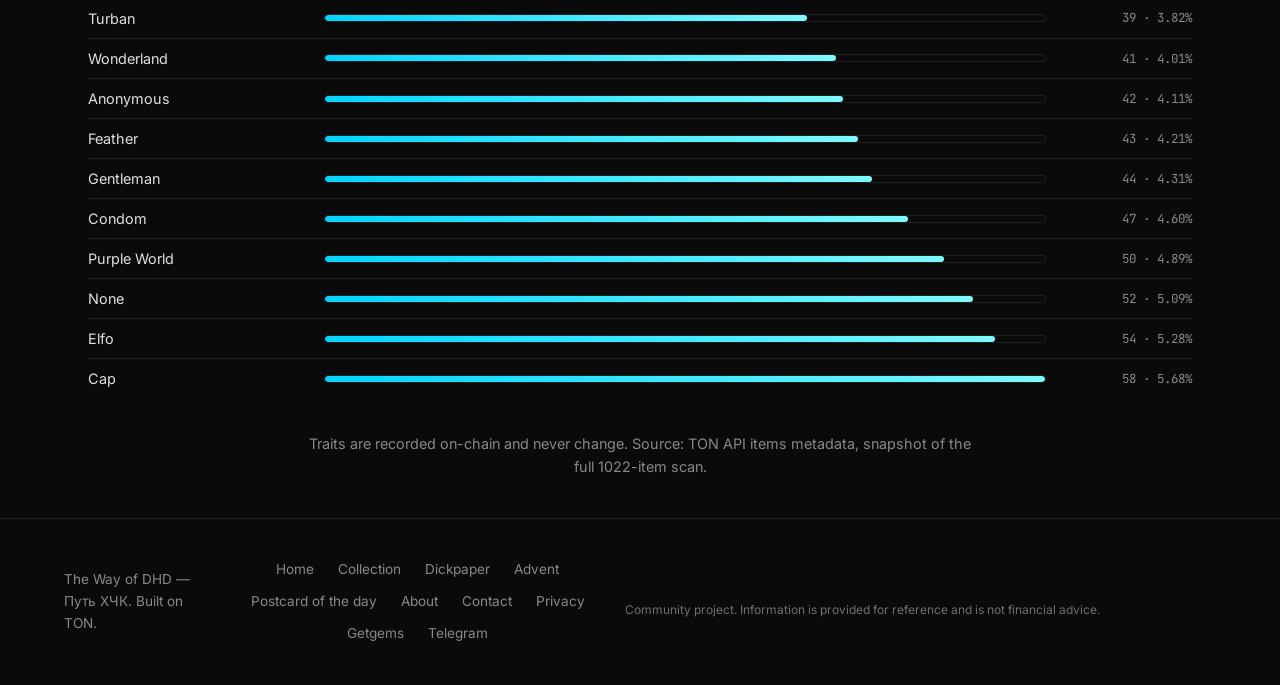
<file: rarity.html>
<!DOCTYPE html>
<html lang="en">
<head>
  <meta charset="UTF-8">
  <meta name="viewport" content="width=device-width, initial-scale=1.0">
  <meta name="yandex-verification" content="c9b7f3bc55cfa434">
  <title>DHD Rarity Explorer — every trait and its share on TON (Путь ХЧК)</title>
  <meta name="description" content="How rare is your DHD? All 8 trait groups of the collection with holder counts and shares: Background, Legs, Body, Hands, Attribute, Face, Head and Type. Rarest first.">
  <meta name="keywords" content="DHD rarity, Путь ХЧК трейты, TON NFT traits, DHD trait explorer, rare DHD NFT">
  <meta name="robots" content="index, follow, max-image-preview:large">
  <meta http-equiv="X-Content-Type-Options" content="nosniff">
  <meta http-equiv="Referrer-Policy" content="strict-origin-when-cross-origin">
  <meta name="theme-color" content="#0a0a0a">
  <link rel="canonical" href="https://thewayofdhd.github.io/rarity.html">

  <link rel="alternate" hreflang="x-default" href="https://thewayofdhd.github.io/rarity.html">
  <link rel="alternate" hreflang="en" href="https://thewayofdhd.github.io/rarity.html?lang=en">
  <link rel="alternate" hreflang="ru" href="https://thewayofdhd.github.io/rarity.html?lang=ru">

  <meta property="og:type" content="website">
  <meta property="og:site_name" content="The Way of DHD">
  <meta property="og:title" content="DHD Rarity Explorer — every trait and its share">
  <meta property="og:description" content="All 8 trait groups of The Way of DHD with holder counts and shares, rarest first.">
  <meta property="og:url" content="https://thewayofdhd.github.io/rarity.html">
  <meta property="og:image" content="https://thewayofdhd.github.io/assets/og-image.jpg">
  <meta property="og:image:width" content="1200">
  <meta property="og:image:height" content="630">
  <meta name="twitter:card" content="summary_large_image">
  <meta name="twitter:title" content="DHD Rarity Explorer">
  <meta name="twitter:description" content="All 8 trait groups with holder counts and shares, rarest first.">
  <meta name="twitter:image" content="https://thewayofdhd.github.io/assets/og-image.jpg">

  <link rel="icon" href="/favicon.ico" sizes="any">
  <link rel="icon" href="assets/favicon-32.png" sizes="32x32" type="image/png">
  <link rel="icon" href="assets/favicon-16.png" sizes="16x16" type="image/png">
  <link rel="apple-touch-icon" href="assets/apple-touch-icon.png">
  <link rel="preconnect" href="https://fonts.googleapis.com">
  <link rel="preconnect" href="https://fonts.gstatic.com" crossorigin>
  <link href="https://fonts.googleapis.com/css2?family=Inter:wght@400;500;600;700;800&family=JetBrains+Mono:wght@400;500;600;700&display=swap" rel="stylesheet">
  <link rel="stylesheet" href="css/style.css?v=20260924-1">

  <script type="application/ld+json">
  {
    "@context": "https://schema.org",
    "@graph": [
      {
        "@type": "WebPage",
        "@id": "https://thewayofdhd.github.io/rarity.html#page",
        "name": "DHD Rarity Explorer — every trait and its share on TON",
        "url": "https://thewayofdhd.github.io/rarity.html",
        "inLanguage": "en",
        "dateModified": "2026-09-18",
        "isPartOf": { "@id": "https://thewayofdhd.github.io/#website" },
        "speakable": { "@type": "SpeakableSpecification", "cssSelector": ["h1", ".section-lead"] }
      },
      {
        "@type": "BreadcrumbList",
        "itemListElement": [
          { "@type": "ListItem", "position": 1, "name": "Home", "item": "https://thewayofdhd.github.io/" },
          { "@type": "ListItem", "position": 2, "name": "Rarity", "item": "https://thewayofdhd.github.io/rarity.html" }
        ]
      }
    ]
  }
  </script>
</head>
<body>
  <a class="skip-link" href="#main">Skip to content</a>

  <!-- Navigation -->
  <nav class="nav">
    <div class="container nav-inner">
      <a href="./" class="nav-brand" aria-label="The Way of DHD — home">
        <img src="assets/logo-collection.png" alt="The Way of DHD logo" class="nav-logo" width="40" height="40">
        <span class="nav-title">The Way of DHD</span>
      </a>
      <ul class="nav-links" id="nav-links">
        <li><a href="./" data-i18n="nav-home">Home</a></li>
        <li><a href="collection.html" class="active" data-i18n="nav-collection">Collection</a></li>
        <li><a href="dickpaper.html" data-i18n="nav-dickpaper">Dickpaper</a></li>
        <li><a href="why.html" data-i18n="nav-why">Why DHD</a></li>
        <li><a href="guide.html" data-i18n="nav-guide">How to buy</a></li>
        <li><a href="game.html" data-i18n="nav-game">DHD Runner</a></li>
        <li><a href="advent.html" data-i18n="nav-advent">Advent</a></li>
        <li><a href="./#token" data-i18n="nav-token">$DHD</a></li>
        <li><a href="./#faq" data-i18n="nav-faq">FAQ</a></li>
                <li><a href="about.html" data-i18n="nav-about">About</a></li>
        <li><a href="contact.html" data-i18n="nav-contact">Contact</a></li>
        <li><a href="privacy.html" data-i18n="nav-privacy">Privacy</a></li>
        <li><a href="https://t.me/WayofDHD" data-i18n="nav-telegram" target="_blank" rel="noopener noreferrer">Telegram</a></li>
        <li><a href="https://getgems.io/collection/EQDzvSAKspPnYIhuqZe0_dMfrEEUlwKVzb4dJo0sRoxZwRZe" data-i18n="nav-getgems" target="_blank" rel="noopener noreferrer" class="nav-cta">Getgems</a></li>
      </ul>
      <div class="lang-selector">
        <label class="visually-hidden" for="lang-select">Language</label>
        <select id="lang-select" aria-label="Language">
          <option value="en">EN</option>
          <option value="ru">RU</option>
          <option value="es">ES</option>
          <option value="zh">&#20013;&#25991;</option>
          <option value="pt">PT</option>
          <option value="tr">TR</option>
          <option value="ja">&#26085;&#26412;&#35486;</option>
          <option value="ko">&#54620;&#44397;&#50612;</option>
          <option value="ar">&#1575;&#1604;&#1593;&#1585;&#1576;&#1610;&#1577;</option>
          <option value="hi">&#2361;&#2367;&#2306;&#2342;&#2368;</option>
        </select>
      </div>
      <button type="button" class="nav-toggle" aria-label="Toggle menu" aria-controls="nav-links" aria-expanded="false">
        <span></span><span></span><span></span>
      </button>
    </div>
  </nav>

  
  <main id="main">
<!-- Hero -->
  <section class="page-hero">
    <h1 data-i18n="rarity-title">Rarity explorer — every trait, every share</h1>
    <p data-i18n="rarity-lead">All 1022 characters share 8 trait groups. Values are sorted rarest-first: the top rows are the ones almost nobody holds. Type is recorded on-chain for all 1022 items; the other groups live on the 1000 Epic characters.</p>
    <p class="page-hero-meta" id="rarity-count"></p>
  </section>

  <!-- Search -->
  <div class="filter-bar" role="search">
    <input type="search" class="rarity-search" id="rarity-search" aria-label="Search trait values" data-i18n-placeholder="rarity-search" autocomplete="off" spellcheck="false">
  </div>

  <!-- Sections -->
  <div class="container">
    <div id="rarity-sections" aria-live="polite"></div>
    <p class="section-note" data-i18n="rarity-note">Traits are recorded on-chain and never change. Source: TON API items metadata, snapshot of the full 1022-item scan.</p>
  </div>

  <!-- Footer -->
  </main>

  <footer class="footer">
    <div class="container footer-inner">
      <span class="footer-text" data-i18n="footer-text">The Way of DHD — Путь ХЧК. Built on TON.</span>
      <div class="footer-links">
        <a href="./" data-i18n="nav-home">Home</a>
        <a href="collection.html" data-i18n="nav-collection">Collection</a>
        <a href="dickpaper.html" data-i18n="nav-dickpaper">Dickpaper</a>
        <a href="advent.html" data-i18n="nav-advent">Advent</a>
        <a href="postcard.html" data-i18n="pc-title">Postcard</a>
        <a href="about.html" data-i18n="nav-about">About</a>
        <a href="contact.html" data-i18n="nav-contact">Contact</a>
        <a href="privacy.html" data-i18n="nav-privacy">Privacy</a>
        <a href="https://getgems.io/collection/EQDzvSAKspPnYIhuqZe0_dMfrEEUlwKVzb4dJo0sRoxZwRZe" target="_blank" rel="noopener noreferrer">Getgems</a>
        <a href="https://t.me/WayofDHD" target="_blank" rel="noopener noreferrer">Telegram</a>
      </div>
      <span class="footer-note" data-i18n="footer-note">Community project. Information is provided for reference and is not financial advice.</span>
    </div>
  </footer>

  <script src="js/i18n.js?v=20260919-5" defer></script>
  <script src="js/main.js" defer></script>
  <script src="js/rarity.js" defer></script>
</body>
</html>
</file>
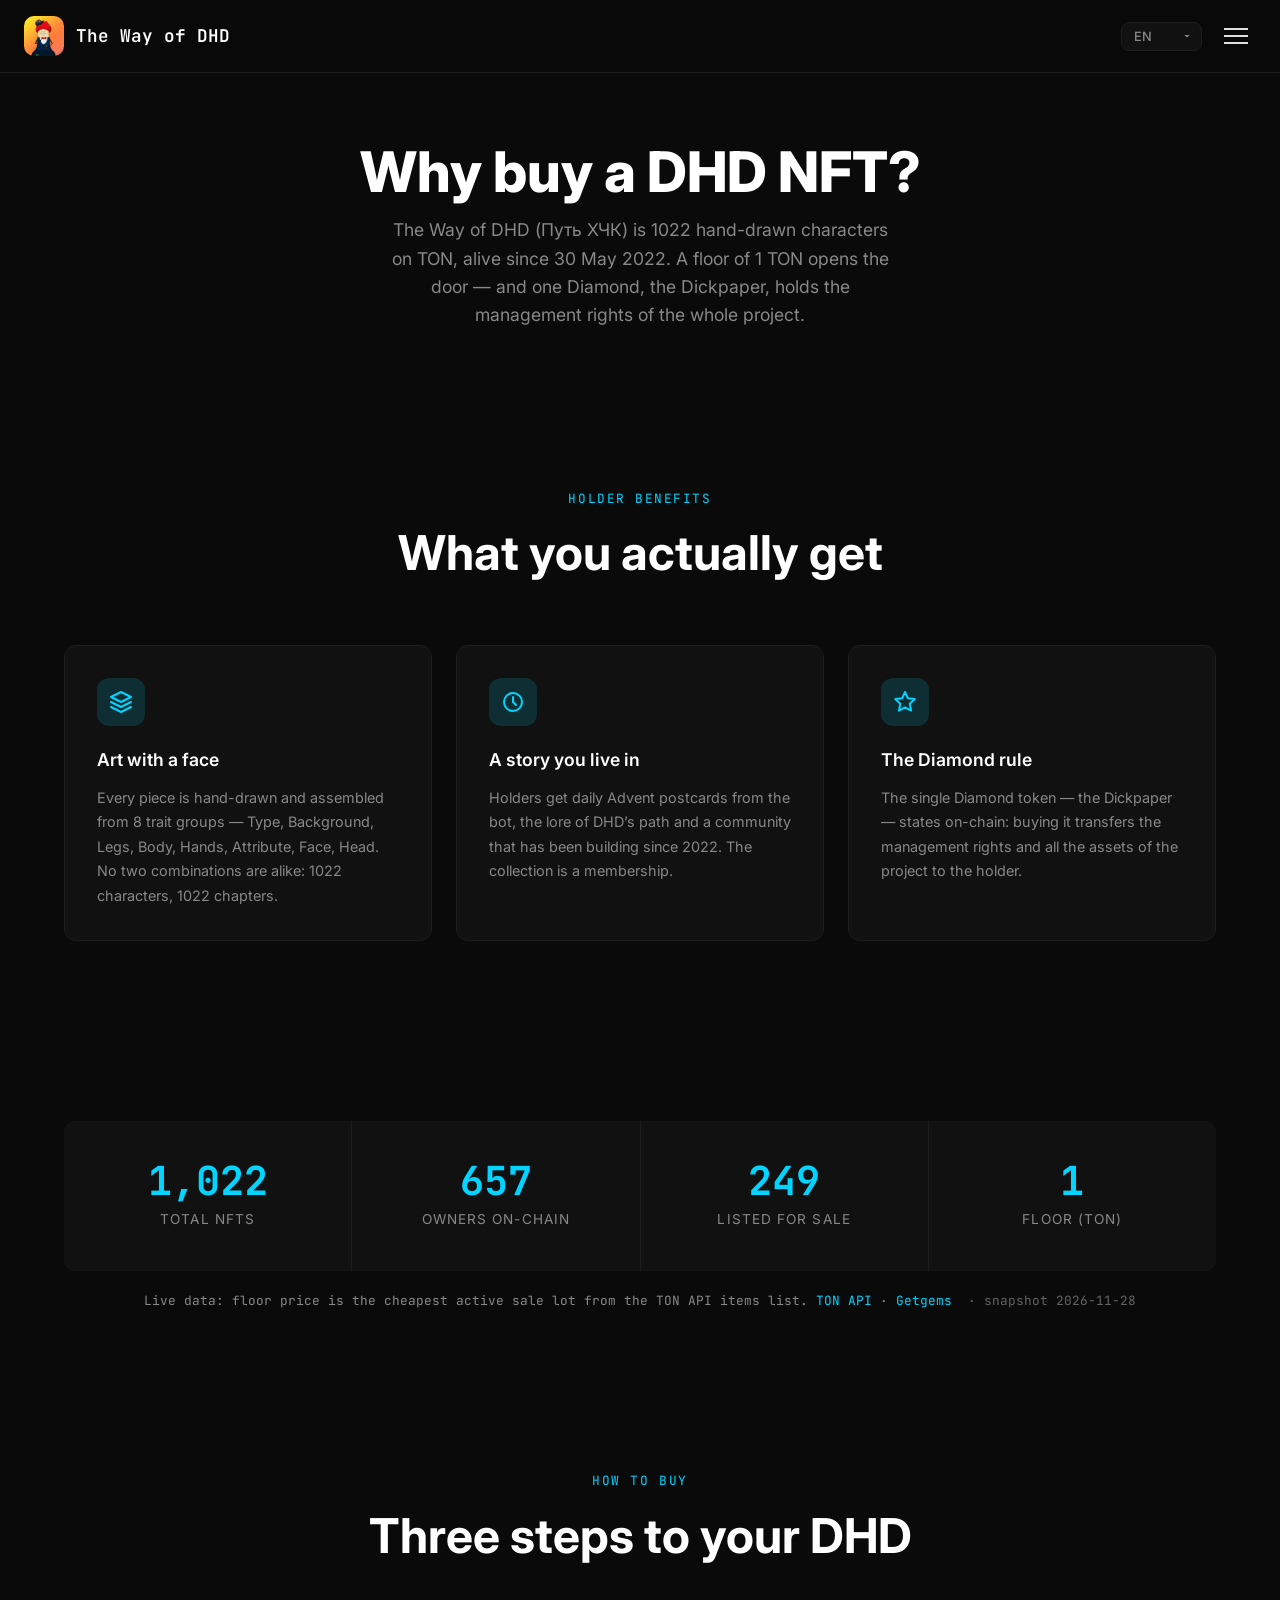
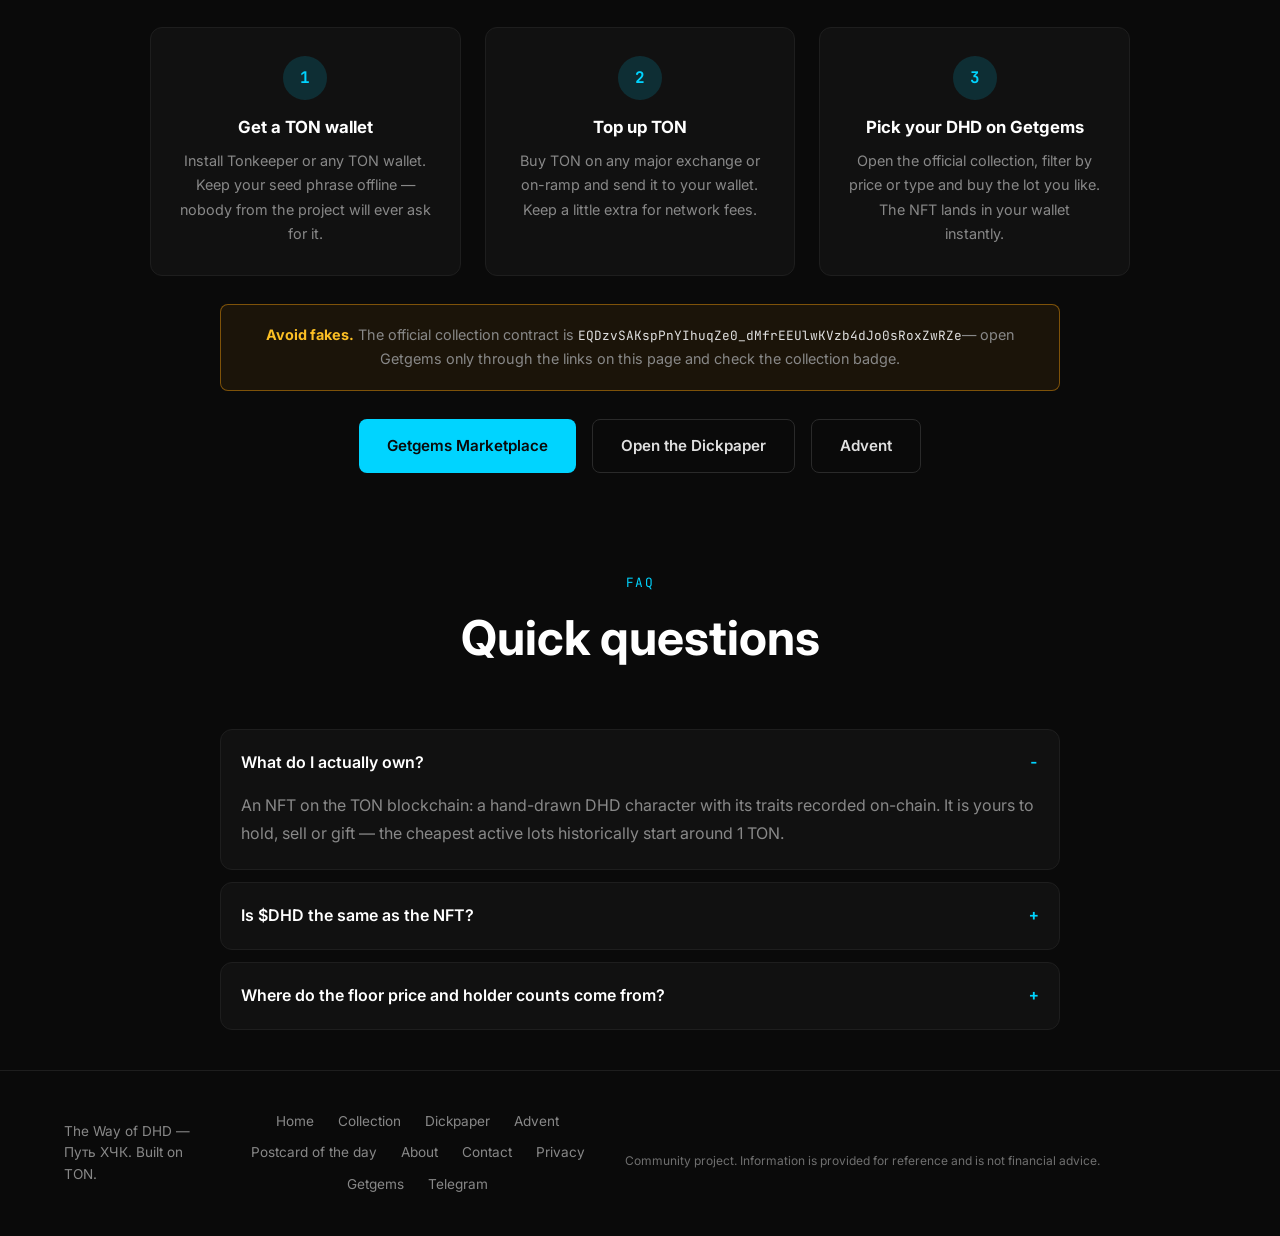
<file: why.html>
<!DOCTYPE html>
<html lang="en">
<head>
  <meta charset="UTF-8">
  <meta name="viewport" content="width=device-width, initial-scale=1.0">
  <meta name="yandex-verification" content="c9b7f3bc55cfa434">
  <title>Why buy a DHD NFT — holder benefits, floor 1 TON, how to buy (Путь ХЧК)</title>
  <meta name="description" content="What you get as a holder of The Way of DHD: hand-drawn characters on TON since 2022, daily Advent postcards, one Diamond with project rights. How to buy in 3 steps.">
  <meta name="keywords" content="why buy DHD NFT, Путь ХЧК холдер, DHD NFT benefits, how to buy TON NFT, DHD Getgems">
  <meta name="robots" content="index, follow, max-image-preview:large">
  <meta http-equiv="X-Content-Type-Options" content="nosniff">
  <meta http-equiv="Referrer-Policy" content="strict-origin-when-cross-origin">
  <meta name="theme-color" content="#0a0a0a">
  <link rel="canonical" href="https://thewayofdhd.github.io/why.html">

  <link rel="alternate" hreflang="x-default" href="https://thewayofdhd.github.io/why.html">
  <link rel="alternate" hreflang="en" href="https://thewayofdhd.github.io/why.html?lang=en">
  <link rel="alternate" hreflang="ru" href="https://thewayofdhd.github.io/why.html?lang=ru">

  <meta property="og:type" content="website">
  <meta property="og:site_name" content="The Way of DHD">
  <meta property="og:title" content="Why buy a DHD NFT — holder benefits and how to buy">
  <meta property="og:description" content="1022 hand-drawn characters on TON since 2022. Floor from 1 TON, daily Advent postcards, one Diamond with project rights. How to buy in 3 steps.">
  <meta property="og:url" content="https://thewayofdhd.github.io/why.html">
  <meta property="og:image" content="https://thewayofdhd.github.io/assets/og-image.jpg">
  <meta property="og:image:width" content="1200">
  <meta property="og:image:height" content="630">
  <meta name="twitter:card" content="summary_large_image">
  <meta name="twitter:title" content="Why buy a DHD NFT — holder benefits and how to buy">
  <meta name="twitter:description" content="1022 hand-drawn characters on TON. Floor from 1 TON. How to buy in 3 steps.">
  <meta name="twitter:image" content="https://thewayofdhd.github.io/assets/og-image.jpg">

  <link rel="icon" href="/favicon.ico" sizes="any">
  <link rel="icon" href="assets/favicon-32.png" sizes="32x32" type="image/png">
  <link rel="icon" href="assets/favicon-16.png" sizes="16x16" type="image/png">
  <link rel="apple-touch-icon" href="assets/apple-touch-icon.png">
  <link rel="preconnect" href="https://fonts.googleapis.com">
  <link rel="preconnect" href="https://fonts.gstatic.com" crossorigin>
  <link href="https://fonts.googleapis.com/css2?family=Inter:wght@400;500;600;700;800&family=JetBrains+Mono:wght@400;500;600;700&display=swap" rel="stylesheet">
  <link rel="stylesheet" href="css/style.css?v=20260924-1">

  <script type="application/ld+json">
  {
    "@context": "https://schema.org",
    "@graph": [
      {
        "@type": "WebPage",
        "@id": "https://thewayofdhd.github.io/why.html#page",
        "name": "Why buy a DHD NFT — holder benefits and how to buy",
        "url": "https://thewayofdhd.github.io/why.html",
        "inLanguage": "en",
        "dateModified": "2026-09-18",
        "isPartOf": { "@id": "https://thewayofdhd.github.io/#website" },
        "speakable": { "@type": "SpeakableSpecification", "cssSelector": ["h1", ".section-lead"] }
      },
      {
        "@type": "FAQPage",
        "@id": "https://thewayofdhd.github.io/why.html#faq",
        "mainEntity": [
          {
            "@type": "Question",
            "name": "What do I actually own?",
            "acceptedAnswer": { "@type": "Answer", "text": "An NFT on the TON blockchain: a hand-drawn DHD character with its traits recorded on-chain. It is yours to hold, sell or gift; the cheapest active lots historically start around 1 TON." }
          },
          {
            "@type": "Question",
            "name": "Is $DHD the same as the NFT?",
            "acceptedAnswer": { "@type": "Answer", "text": "No. $DHD is the project jetton (10,000,000 supply, sold out at the ICO on 23 January 2023). The NFT collection is a separate asset — the two live side by side." }
          },
          {
            "@type": "Question",
            "name": "Where do the floor price and holder counts come from?",
            "acceptedAnswer": { "@type": "Answer", "text": "From the TON blockchain via the public TON API: the cheapest active sale lot is the floor, and the numbers refresh every time you open the page." }
          }
        ]
      },
      {
        "@type": "BreadcrumbList",
        "itemListElement": [
          { "@type": "ListItem", "position": 1, "name": "Home", "item": "https://thewayofdhd.github.io/" },
          { "@type": "ListItem", "position": 2, "name": "Why DHD", "item": "https://thewayofdhd.github.io/why.html" }
        ]
      }
    ]
  }
  </script>
</head>
<body>
  <a class="skip-link" href="#main">Skip to content</a>

  <!-- Navigation -->
  <nav class="nav">
    <div class="container nav-inner">
      <a href="./" class="nav-brand" aria-label="The Way of DHD — home">
        <img src="assets/logo-collection.png" alt="The Way of DHD logo" class="nav-logo" width="40" height="40">
        <span class="nav-title">The Way of DHD</span>
      </a>
      <ul class="nav-links" id="nav-links">
        <li><a href="./" data-i18n="nav-home">Home</a></li>
        <li><a href="collection.html" data-i18n="nav-collection">Collection</a></li>
        <li><a href="dickpaper.html" data-i18n="nav-dickpaper">Dickpaper</a></li>
        <li><a href="why.html" class="active" data-i18n="nav-why">Why DHD</a></li>
        <li><a href="guide.html" data-i18n="nav-guide">How to buy</a></li>
        <li><a href="game.html" data-i18n="nav-game">DHD Runner</a></li>
        <li><a href="advent.html" data-i18n="nav-advent">Advent</a></li>
        <li><a href="./#token" data-i18n="nav-token">$DHD</a></li>
        <li><a href="./#faq" data-i18n="nav-faq">FAQ</a></li>
                <li><a href="about.html" data-i18n="nav-about">About</a></li>
        <li><a href="contact.html" data-i18n="nav-contact">Contact</a></li>
        <li><a href="privacy.html" data-i18n="nav-privacy">Privacy</a></li>
        <li><a href="https://t.me/WayofDHD" data-i18n="nav-telegram" target="_blank" rel="noopener noreferrer">Telegram</a></li>
        <li><a href="https://getgems.io/collection/EQDzvSAKspPnYIhuqZe0_dMfrEEUlwKVzb4dJo0sRoxZwRZe" data-i18n="nav-getgems" target="_blank" rel="noopener noreferrer" class="nav-cta">Getgems</a></li>
      </ul>
      <div class="lang-selector">
        <label class="visually-hidden" for="lang-select">Language</label>
        <select id="lang-select" aria-label="Language">
          <option value="en">EN</option>
          <option value="ru">RU</option>
          <option value="es">ES</option>
          <option value="zh">&#20013;&#25991;</option>
          <option value="pt">PT</option>
          <option value="tr">TR</option>
          <option value="ja">&#26085;&#26412;&#35486;</option>
          <option value="ko">&#54620;&#44397;&#50612;</option>
          <option value="ar">&#1575;&#1604;&#1593;&#1585;&#1576;&#1610;&#1577;</option>
          <option value="hi">&#2361;&#2367;&#2306;&#2342;&#2368;</option>
        </select>
      </div>
      <button type="button" class="nav-toggle" aria-label="Toggle menu" aria-controls="nav-links" aria-expanded="false">
        <span></span><span></span><span></span>
      </button>
    </div>
  </nav>

  
  <main id="main">
<!-- Hero -->
  <section class="page-hero">
    <h1 data-i18n="why-title">Why buy a DHD NFT?</h1>
    <p data-i18n="why-lead">The Way of DHD (Путь ХЧК) is 1022 hand-drawn characters on TON, alive since 30 May 2022. A floor of 1 TON opens the door — and one Diamond, the Dickpaper, holds the management rights of the whole project.</p>
  </section>

  <!-- What you get -->
  <section class="about">
    <div class="container">
      <div class="section-header fade-in">
        <div class="section-tag" data-i18n="why-get-tag">Holder benefits</div>
        <h2 class="section-title" data-i18n="why-get-title">What you actually get</h2>
      </div>
      <div class="about-grid">
        <article class="about-card fade-in fade-in-delay-1">
          <div class="about-card-icon">
            <svg width="24" height="24" viewBox="0 0 24 24" fill="none" stroke="currentColor" stroke-width="2" stroke-linecap="round" stroke-linejoin="round" aria-hidden="true"><path d="M12 2L2 7l10 5 10-5-10-5z"/><path d="M2 17l10 5 10-5"/><path d="M2 12l10 5 10-5"/></svg>
          </div>
          <h3 data-i18n="why-card1-title">Art with a face</h3>
          <p data-i18n="why-card1-text">Every piece is hand-drawn and assembled from 8 trait groups — Type, Background, Legs, Body, Hands, Attribute, Face, Head. No two combinations are alike: 1022 characters, 1022 chapters.</p>
        </article>
        <article class="about-card fade-in fade-in-delay-2">
          <div class="about-card-icon">
            <svg width="24" height="24" viewBox="0 0 24 24" fill="none" stroke="currentColor" stroke-width="2" stroke-linecap="round" stroke-linejoin="round" aria-hidden="true"><path d="M12 21a9 9 0 1 0 0-18 9 9 0 0 0 0 18z"/><path d="M12 7v5l3 3"/></svg>
          </div>
          <h3 data-i18n="why-card2-title">A story you live in</h3>
          <p data-i18n="why-card2-text">Holders get daily Advent postcards from the bot, the lore of DHD's path and a community that has been building since 2022. The collection is a membership.</p>
        </article>
        <article class="about-card fade-in fade-in-delay-3">
          <div class="about-card-icon">
            <svg width="24" height="24" viewBox="0 0 24 24" fill="none" stroke="currentColor" stroke-width="2" stroke-linecap="round" stroke-linejoin="round" aria-hidden="true"><path d="M12 2l2.9 6.3 6.9.8-5.1 4.7 1.4 6.8L12 17.3 5.9 20.6l1.4-6.8L2.2 9.1l6.9-.8z"/></svg>
          </div>
          <h3 data-i18n="why-card3-title">The Diamond rule</h3>
          <p data-i18n="why-card3-text">The single Diamond token — the Dickpaper — states on-chain: buying it transfers the management rights and all the assets of the project to the holder.</p>
        </article>
      </div>
    </div>
  </section>

  <!-- Live numbers -->
  <section class="stats">
    <div class="container">
      <div class="stats-grid fade-in">
        <div class="stat-card">
          <div class="stat-value" id="stat-total">1,022</div>
          <div class="stat-label" data-i18n="stat-total-label">Total NFTs</div>
        </div>
        <div class="stat-card">
          <div class="stat-value" id="stat-owners">658</div>
          <div class="stat-label" data-i18n="stat-owners-label">Owners on-chain</div>
        </div>
        <div class="stat-card">
          <div class="stat-value" id="stat-listed">249</div>
          <div class="stat-label" data-i18n="stat-listed-label">Listed for sale</div>
        </div>
        <div class="stat-card">
          <div class="stat-value" id="stat-floor">1.0</div>
          <div class="stat-label" data-i18n="stat-floor-label">Floor price (TON)</div>
        </div>
      </div>
      <p class="stats-source">
        <span data-i18n="stat-source">Live data: floor price = the cheapest active sale lot from the TON API items list.</span>
        <a href="https://tonapi.io/v2/nfts/collections/EQDzvSAKspPnYIhuqZe0_dMfrEEUlwKVzb4dJo0sRoxZwRZe" target="_blank" rel="noopener noreferrer">TON API</a>
        <span aria-hidden="true">&middot;</span>
        <a href="https://getgems.io/collection/EQDzvSAKspPnYIhuqZe0_dMfrEEUlwKVzb4dJo0sRoxZwRZe" target="_blank" rel="noopener noreferrer">Getgems</a>
        <span class="stats-stamp" id="stats-stamp"></span>
      </p>
    </div>
  </section>

  <!-- How to buy -->
  <section class="token">
    <div class="container">
      <div class="section-header fade-in">
        <div class="section-tag" data-i18n="why-steps-tag">How to buy</div>
        <h2 class="section-title" data-i18n="why-steps-title">Three steps to your DHD</h2>
      </div>
      <div class="advent-steps fade-in">
        <div class="advent-step">
          <div class="advent-step-num">1</div>
          <h3 data-i18n="why-step1-title">Get a TON wallet</h3>
          <p data-i18n="why-step1-text">Install Tonkeeper or any TON wallet. Keep your seed phrase offline — nobody from the project will ever ask for it.</p>
        </div>
        <div class="advent-step">
          <div class="advent-step-num">2</div>
          <h3 data-i18n="why-step2-title">Top up TON</h3>
          <p data-i18n="why-step2-text">Buy TON on any major exchange or on-ramp and send it to your wallet. Keep a little extra for network fees.</p>
        </div>
        <div class="advent-step">
          <div class="advent-step-num">3</div>
          <h3 data-i18n="why-step3-title">Pick your DHD on Getgems</h3>
          <p data-i18n="why-step3-text">Open the official collection, filter by price or type and buy the lot you like. The NFT lands in your wallet instantly.</p>
        </div>
      </div>
      <div class="why-safety fade-in">
        <strong data-i18n="why-safety-title">Avoid fakes.</strong>
        <span data-i18n="why-safety-text">The official collection contract is</span>
        <code>EQDzvSAKspPnYIhuqZe0_dMfrEEUlwKVzb4dJo0sRoxZwRZe</code><span data-i18n="why-safety-text2">— open Getgems only through the links on this page and check the collection badge.</span>
      </div>
      <div class="hero-actions fade-in" style="margin-top: 28px;">
        <a href="https://getgems.io/collection/EQDzvSAKspPnYIhuqZe0_dMfrEEUlwKVzb4dJo0sRoxZwRZe" target="_blank" rel="noopener noreferrer" class="btn btn-primary" data-i18n="links-getgems-title">Getgems Marketplace</a>
        <a href="dickpaper.html" class="btn btn-secondary" data-i18n="hero-paper">Open the Dickpaper</a>
        <a href="advent.html" class="btn btn-secondary" data-i18n="nav-advent">Advent</a>
      </div>
    </div>
  </section>

  <!-- Mini FAQ -->
  <section class="faq" id="faq">
    <div class="container">
      <div class="section-header fade-in">
        <div class="section-tag" data-i18n="why-faq-tag">FAQ</div>
        <h2 class="section-title" data-i18n="why-faq-title">Quick questions</h2>
      </div>
      <div class="faq-list fade-in">
        <details class="faq-item" open>
          <summary data-i18n="why-faq-q1">What do I actually own?</summary>
          <p data-i18n="why-faq-a1">An NFT on the TON blockchain: a hand-drawn DHD character with its traits recorded on-chain. It is yours to hold, sell or gift — the cheapest active lots historically start around 1 TON.</p>
        </details>
        <details class="faq-item">
          <summary data-i18n="why-faq-q2">Is $DHD the same as the NFT?</summary>
          <p data-i18n="why-faq-a2">No. $DHD is the project jetton (10,000,000 supply, sold out at the ICO on 23 January 2023). The NFT collection is a separate asset — the two live side by side.</p>
        </details>
        <details class="faq-item">
          <summary data-i18n="why-faq-q3">Where do the floor price and holder counts come from?</summary>
          <p data-i18n="why-faq-a3">From the TON blockchain via the public TON API: the cheapest active sale lot is the floor, and the numbers refresh every time you open the page.</p>
        </details>
      </div>
    </div>
  </section>

  <!-- Footer -->
  </main>

  <footer class="footer">
    <div class="container footer-inner">
      <span class="footer-text" data-i18n="footer-text">The Way of DHD — Путь ХЧК. Built on TON.</span>
      <div class="footer-links">
        <a href="./" data-i18n="nav-home">Home</a>
        <a href="collection.html" data-i18n="nav-collection">Collection</a>
        <a href="dickpaper.html" data-i18n="nav-dickpaper">Dickpaper</a>
        <a href="advent.html" data-i18n="nav-advent">Advent</a>
        <a href="postcard.html" data-i18n="pc-title">Postcard</a>
        <a href="about.html" data-i18n="nav-about">About</a>
        <a href="contact.html" data-i18n="nav-contact">Contact</a>
        <a href="privacy.html" data-i18n="nav-privacy">Privacy</a>
        <a href="https://getgems.io/collection/EQDzvSAKspPnYIhuqZe0_dMfrEEUlwKVzb4dJo0sRoxZwRZe" target="_blank" rel="noopener noreferrer">Getgems</a>
        <a href="https://t.me/WayofDHD" target="_blank" rel="noopener noreferrer">Telegram</a>
      </div>
      <span class="footer-note" data-i18n="footer-note">Community project. Information is provided for reference and is not financial advice.</span>
    </div>
  </footer>

  <script src="js/i18n.js?v=20260919-5" defer></script>
  <script src="js/main.js" defer></script>
</body>
</html>
</file>
<file: css/style.css>
/* ============================================
   SEO/GEO + brand additions (v2)
   The Way of DHD — NFT collection
   ============================================ */

/* --- A11y helpers --- */
.visually-hidden {
  position: absolute;
  width: 1px;
  height: 1px;
  padding: 0;
  margin: -1px;
  overflow: hidden;
  clip: rect(0, 0, 0, 0);
  white-space: nowrap;
  border: 0;
}

:focus-visible {
  outline: 2px solid var(--accent);
  outline-offset: 3px;
}

.skip-link {
  position: absolute;
  top: -100px;
  left: 12px;
  z-index: 10000;
  padding: 10px 16px;
  background: var(--accent, #0a0);
  color: var(--black, #000);
  font-weight: 600;
  border-radius: 0 0 8px 8px;
  text-decoration: none;
}

.skip-link:focus {
  top: 0;
}

/* --- Hero: mark logo instead of square render --- */
.hero-logo {
  background: transparent;
  border-radius: 18px;
  box-shadow: 0 18px 60px var(--accent-glow);
}

.hero-title {
  max-width: 20ch;
}

/* --- Section lead paragraph (answer-first text) --- */
.section-lead {
  max-width: 68ch;
  margin: 16px auto 0;
  color: var(--text-dim);
  font-size: 1rem;
  line-height: 1.7;
}

.section-title.small {
  font-size: 1.1rem;
  letter-spacing: 0.02em;
  text-transform: uppercase;
  color: var(--text-dim);
}

.section-note {
  max-width: 76ch;
  margin: 20px auto 0;
  text-align: center;
  color: var(--text-dim);
  font-size: 0.9rem;
}

.section-note a {
  margin-left: 6px;
  overflow-wrap: anywhere;
}

/* --- Live stats source line --- */
.stats-source {
  margin-top: 20px;
  text-align: center;
  font-size: 0.8rem;
  color: var(--text-dim);
  font-family: var(--font-mono);
}

.stats-source a {
  color: var(--accent);
}

.stats-stamp {
  display: inline-block;
  margin-left: 8px;
  opacity: 0.7;
}

/* --- Rarity table --- */
.table-wrap {
  margin-top: 32px;
  overflow-x: auto;
  border: 1px solid var(--border);
  border-radius: var(--radius);
  background: var(--bg-card);
}

.rarity-table {
  width: 100%;
  border-collapse: collapse;
  min-width: 560px;
}

.rarity-table th,
.rarity-table td {
  padding: 16px 20px;
  text-align: left;
  border-bottom: 1px solid var(--border);
  font-size: 0.9rem;
}

.rarity-table th {
  color: var(--text-dim);
  font-weight: 600;
  font-size: 0.78rem;
  letter-spacing: 0.06em;
  text-transform: uppercase;
  white-space: nowrap;
}

.rarity-table td {
  font-family: var(--font-mono);
  color: var(--text);
}

.rarity-table tr:last-child td {
  border-bottom: 0;
}

.rarity-table tbody tr:hover {
  background: var(--bg-card-hover);
}

.type-chip {
  display: inline-flex;
  align-items: center;
  gap: 8px;
  padding: 4px 12px;
  border-radius: 999px;
  font-family: var(--font-sans);
  font-size: 0.8rem;
  font-weight: 600;
  border: 1px solid var(--border-accent);
  color: var(--white);
}

.type-chip::before {
  content: '';
  width: 8px;
  height: 8px;
  border-radius: 50%;
  background: currentColor;
}

.type-epic { color: #7ea6ff; }
.type-exclusive { color: #c08bff; }
.type-diamond { color: #7ef9ff; }

/* --- FAQ --- */
.faq-list {
  max-width: 840px;
  margin: 32px auto 0;
  display: grid;
  gap: 12px;
}

.faq-item {
  border: 1px solid var(--border);
  border-radius: var(--radius);
  background: var(--bg-card);
  padding: 4px 20px;
}

.faq-item summary {
  cursor: pointer;
  padding: 16px 0;
  font-weight: 600;
  color: var(--white);
  list-style: none;
  display: flex;
  justify-content: space-between;
  gap: 16px;
}

.faq-item summary::-webkit-details-marker { display: none; }

.faq-item summary::after {
  content: '+';
  color: var(--accent);
  font-family: var(--font-mono);
}

.faq-item[open] summary::after { content: '−'; }

.faq-item p {
  margin: 0 0 18px;
  color: var(--text-dim);
  line-height: 1.75;
}

/* --- Sources --- */
.sources {
  padding: 56px 0 24px;
}

.sources-list {
  margin: 18px 0 0;
  padding: 0;
  list-style: none;
  display: grid;
  gap: 8px;
  font-size: 0.85rem;
}

.sources-list a { color: var(--text-dim); }
.sources-list a:hover { color: var(--accent); }

/* --- NFT card price line (collection page) --- */
.nft-price {
  margin: 6px 0 0;
  font-family: var(--font-mono);
  font-size: 0.9rem;
  font-weight: 600;
  color: var(--accent);
}

.nft-price.is-off {
  color: var(--text-dim);
  font-weight: 400;
  font-size: 0.8rem;
}

/* --- Footer note --- */
.footer-note {
  display: block;
  width: 100%;
  margin-top: 14px;
  font-size: 0.75rem;
  color: rgba(136, 136, 136, 0.8);
}

/* --- Collection page meta line --- */
.page-hero-meta {
  margin-top: 14px;
  font-family: var(--font-mono);
  font-size: 0.82rem;
  color: var(--text-dim);
}

.filter-check {
  display: inline-flex;
  align-items: center;
  gap: 8px;
  margin-left: 12px;
  padding: 10px 16px;
  border: 1px solid var(--border);
  border-radius: var(--radius-sm);
  font-size: 0.85rem;
  color: var(--text-dim);
  cursor: pointer;
  user-select: none;
}

.filter-check input {
  accent-color: var(--accent);
}

.filter-check:hover {
  border-color: var(--border-accent);
  color: var(--text);
}

/* --- Token card head (brand separation: NFT mark vs coin) --- */
.token-head {
  display: flex;
  align-items: center;
  gap: 18px;
  padding-bottom: 24px;
  margin-bottom: 24px;
  border-bottom: 1px solid var(--border);
}

.token-logo {
  width: 72px;
  height: 72px;
  border-radius: 50%;
  background: #0d1b2a;
}

.token-symbol {
  font-family: var(--font-mono);
  font-size: 1.4rem;
  font-weight: 700;
  color: var(--white);
}

.token-sub {
  font-size: 0.82rem;
  color: var(--text-dim);
}

/* --- Paper teaser on the home page --- */
.paper-teaser {
  padding: 24px 0 64px;
}

.paper-teaser-inner {
  display: grid;
  grid-template-columns: 180px 1fr;
  gap: 32px;
  align-items: center;
  padding: 32px;
  border: 1px solid var(--border);
  border-radius: var(--radius);
  background: linear-gradient(135deg, rgba(0, 212, 255, 0.06), rgba(17, 17, 17, 0.9));
}

.paper-teaser-media {
  display: block;
  border-radius: var(--radius-sm);
  overflow: hidden;
  line-height: 0;
}

.paper-thumb {
  width: 100%;
  height: auto;
  filter: blur(1px);
}

.paper-teaser-copy .section-title {
  margin-bottom: 12px;
}

.paper-teaser-copy p {
  color: var(--text-dim);
  margin-bottom: 20px;
  max-width: 64ch;
}

/* --- Dickpaper viewer --- */
.paper-hero {
  padding-top: 120px;
}

.paper-viewer {
  position: relative;
  width: 100%;
  aspect-ratio: 1 / 1;
  max-height: 78vh;
  margin: 0 auto;
  overflow: hidden;
  border: 1px solid var(--border);
  border-radius: var(--radius);
  background: radial-gradient(circle at 50% 0%, rgba(0, 212, 255, 0.08), transparent 60%), #06080d;
  cursor: grab;
  touch-action: none;
}

.paper-viewer:active {
  cursor: grabbing;
}

.paper-image {
  position: absolute;
  inset: 0;
  width: 100%;
  height: 100%;
  object-fit: contain;
  transform-origin: 0 0;
  will-change: transform;
  opacity: 0;
  transition: opacity 0.4s ease;
  pointer-events: none; /* pan is handled by the viewer: no native img drag */
  -webkit-user-drag: none;
  user-select: none;
}

.paper-image.is-visible {
  opacity: 1;
}

.paper-placeholder {
  position: absolute;
  inset: 0;
  display: grid;
  place-items: center;
  gap: 12px;
  color: var(--text-dim);
  background: rgba(6, 8, 13, 0.6);
  z-index: 2;
}

.paper-placeholder.is-hidden {
  display: none;
}

.paper-blur {
  width: 45% !important;
  max-width: 420px;
  height: auto;
  filter: blur(14px);
  border-radius: var(--radius);
}

.paper-placeholder-note {
  font-size: 0.8rem;
  font-family: var(--font-mono);
}

.paper-loader {
  position: absolute;
  inset: 0;
  z-index: 3;
  display: flex;
  flex-direction: column;
  align-items: center;
  justify-content: center;
  gap: 14px;
  padding: 24px;
  text-align: center;
  background: rgba(6, 8, 13, 0.92);
  backdrop-filter: blur(6px);
  transition: opacity 0.35s ease;
}

.paper-loader.is-done {
  opacity: 0;
  pointer-events: none;
}

.paper-loader-title {
  font-weight: 600;
  color: var(--text);
}

.paper-loader-note {
  font-size: 0.78rem;
  color: var(--text-dim);
}

.paper-progress {
  width: min(280px, 70%);
  height: 6px;
  border-radius: 999px;
  background: var(--border);
  overflow: hidden;
}

.paper-progress-bar {
  display: block;
  width: 0%;
  height: 100%;
  background: linear-gradient(90deg, var(--accent), #7ef9ff);
  transition: width 0.2s linear;
}

.paper-progress-text {
  font-family: var(--font-mono);
  font-size: 0.8rem;
  color: var(--accent);
}

.paper-toolbar {
  position: absolute;
  left: 50%;
  bottom: 14px;
  transform: translateX(-50%);
  z-index: 4;
  display: flex;
  align-items: center;
  gap: 6px;
  padding: 6px;
  border: 1px solid var(--border-accent);
  border-radius: 999px;
  background: rgba(10, 10, 10, 0.86);
  backdrop-filter: blur(12px);
}

.paper-btn {
  min-width: 40px;
  height: 36px;
  padding: 0 14px;
  border: 0;
  border-radius: 999px;
  background: transparent;
  color: var(--text);
  font-family: var(--font-sans);
  font-size: 0.82rem;
  font-weight: 600;
  cursor: pointer;
  transition: background var(--transition), color var(--transition);
}

.paper-btn:hover {
  background: var(--accent);
  color: var(--bg);
}

.paper-zoom-value {
  padding: 0 12px;
  font-family: var(--font-mono);
  font-size: 0.78rem;
  color: var(--text-dim);
}

/* --- ZOOM IT call to action (appears once the artwork is loaded) --- */
.paper-zoom-cta {
  position: absolute;
  left: 50%;
  top: 50%;
  transform: translate(-50%, -50%);
  z-index: 4;
  display: inline-flex;
  align-items: center;
  gap: 9px;
  padding: 13px 24px;
  border: 1px solid var(--accent);
  border-radius: 999px;
  background: rgba(6, 8, 13, 0.82);
  color: var(--accent);
  font-family: var(--font-mono);
  font-size: 0.95rem;
  font-weight: 700;
  letter-spacing: 0.14em;
  text-transform: uppercase;
  cursor: pointer;
  animation: zoom-cta-pulse 1.9s cubic-bezier(0.4, 0, 0.2, 1) infinite;
  transition: background var(--transition), color var(--transition), opacity 0.3s ease, visibility 0.3s ease;
}

.paper-zoom-cta:hover {
  background: var(--accent);
  color: var(--bg);
}

.paper-zoom-cta.is-hidden {
  opacity: 0;
  visibility: hidden;
  pointer-events: none;
  animation: none;
}

@keyframes zoom-cta-pulse {
  0%, 100% { box-shadow: 0 0 0 0 rgba(0, 212, 255, 0.45); }
  70% { box-shadow: 0 0 0 16px rgba(0, 212, 255, 0); }
}

@media (prefers-reduced-motion: reduce) {
  .paper-zoom-cta {
    animation: none;
  }
}

.paper-hint {
  margin-top: 16px;
  text-align: center;
  font-size: 0.82rem;
  color: var(--text-dim);
}

.paper-status {
  margin-top: 8px;
  text-align: center;
  font-family: var(--font-mono);
  font-size: 0.78rem;
  color: var(--accent);
  min-height: 18px;
}

/* --- Hunt list --- */
.hunt-list {
  max-width: 880px;
  margin: 32px auto 0;
  padding-left: 22px;
  display: grid;
  gap: 12px;
  color: var(--text-dim);
  line-height: 1.7;
}

.hunt-list li::marker {
  color: var(--accent);
  font-family: var(--font-mono);
}

@media (max-width: 768px) {
  .paper-teaser-inner {
    grid-template-columns: 1fr;
    text-align: center;
  }

  .game-teaser-inner {
    grid-template-columns: 1fr;
    text-align: center;
  }

  .paper-teaser-media {
    max-width: 180px;
    margin: 0 auto;
  }

  .paper-toolbar {
    flex-wrap: wrap;
    justify-content: center;
    border-radius: var(--radius-sm);
    width: calc(100% - 28px);
  }
}

/* --- Pixel runner teaser --- */
.game-teaser-inner {
  display: grid;
  grid-template-columns: 320px 1fr;
  gap: 32px;
  align-items: center;
  padding: 32px;
  border: 1px solid var(--border);
  border-radius: var(--radius);
  background: linear-gradient(135deg, rgba(0, 212, 255, 0.06), rgba(17, 17, 17, 0.9));
}

.game-teaser-inner .paper-teaser-media {
  border-radius: var(--radius-sm);
  border: 1px solid var(--border-accent);
}

/* --- Reset & Base --- */
*,
*::before,
*::after {
  margin: 0;
  padding: 0;
  box-sizing: border-box;
}

:root {
  --bg: #0a0a0a;
  --bg-card: #111111;
  --bg-card-hover: #1a1a1a;
  --border: #1e1e1e;
  --border-accent: #2a2a2a;
  --text: #e0e0e0;
  --text-dim: #888888;
  --accent: #00d4ff;
  --accent-glow: rgba(0, 212, 255, 0.15);
  --accent-glow-strong: rgba(0, 212, 255, 0.3);
  --white: #ffffff;
  --radius: 12px;
  --radius-sm: 8px;
  --font-sans: 'Inter', -apple-system, BlinkMacSystemFont, 'Segoe UI', sans-serif;
  --font-mono: 'JetBrains Mono', 'Fira Code', monospace;
  --transition: 0.25s cubic-bezier(0.4, 0, 0.2, 1);
}

html {
  scroll-behavior: smooth;
  font-size: 16px;
}

body {
  font-family: var(--font-sans);
  background: var(--bg);
  color: var(--text);
  line-height: 1.6;
  -webkit-font-smoothing: antialiased;
  -moz-osx-font-smoothing: grayscale;
  overflow-x: hidden;
}

a {
  color: var(--accent);
  text-decoration: none;
  transition: color var(--transition);
}

a:hover {
  color: var(--white);
}

img {
  max-width: 100%;
  display: block;
}

/* --- Scrollbar --- */
::-webkit-scrollbar {
  width: 6px;
}
::-webkit-scrollbar-track {
  background: var(--bg);
}
::-webkit-scrollbar-thumb {
  background: var(--border-accent);
  border-radius: 3px;
}
::-webkit-scrollbar-thumb:hover {
  background: var(--accent);
}

/* --- Container --- */
.container {
  max-width: 1200px;
  margin: 0 auto;
  padding: 0 24px;
}

/* --- Navigation --- */
.nav {
  position: fixed;
  top: 0;
  left: 0;
  right: 0;
  z-index: 1000;
  background: rgba(10, 10, 10, 0.85);
  backdrop-filter: blur(20px);
  -webkit-backdrop-filter: blur(20px);
  border-bottom: 1px solid var(--border);
  transition: background var(--transition);
}

.nav-inner {
  display: flex;
  align-items: center;
  justify-content: space-between;
  height: 72px;
  gap: 14px;
  max-width: 1680px;
}

.nav-brand {
  display: flex;
  align-items: center;
  gap: 12px;
  flex: 0 0 auto;
  min-width: 0;
  padding-right: clamp(16px, 1.4vw, 30px);
}

.nav-logo {
  width: 40px;
  height: 40px;
  border-radius: 10px;
  object-fit: cover;
}

.nav-title {
  font-family: var(--font-mono);
  font-size: 1.1rem;
  font-weight: 600;
  color: var(--white);
  letter-spacing: 0;
  white-space: nowrap;
}

.nav-links {
  display: flex;
  align-items: center;
  justify-content: center;
  flex: 1 1 auto;
  gap: clamp(12px, 1vw, 18px);
  list-style: none;
  min-width: 0;
}

@media (max-width: 1600px) {
  .nav-links {
    gap: 14px;
  }

  .nav-links a {
    font-size: 0.84rem;
  }
}

.nav-links a {
  font-size: 0.9rem;
  color: var(--text-dim);
  transition: color var(--transition);
  font-weight: 500;
  white-space: nowrap;
}

.nav-links a:hover,
.nav-links a.active {
  color: var(--white);
}

.nav-cta {
  display: inline-flex;
  align-items: center;
  gap: 8px;
  padding: 10px 20px;
  background: var(--accent);
  color: var(--bg) !important;
  font-weight: 600;
  font-size: 0.85rem;
  border-radius: var(--radius-sm);
  transition: all var(--transition);
}

.nav-cta:hover {
  background: var(--white);
  color: var(--bg) !important;
  transform: translateY(-1px);
  box-shadow: 0 4px 20px var(--accent-glow-strong);
}

/* Language Selector */
.lang-selector {
  margin-left: clamp(12px, 1vw, 20px);
  flex: 0 0 auto;
}

.lang-selector select {
  appearance: none;
  -webkit-appearance: none;
  background: var(--bg-card);
  color: var(--text-dim);
  border: 1px solid var(--border);
  border-radius: var(--radius-sm);
  padding: 6px 28px 6px 12px;
  font-size: 0.8rem;
  font-weight: 500;
  font-family: var(--font-sans);
  cursor: pointer;
  transition: all var(--transition);
  background-image: url("data:image/svg+xml,%3Csvg xmlns='http://www.w3.org/2000/svg' width='12' height='12' fill='%23888888' viewBox='0 0 24 24'%3E%3Cpath d='M7 10l5 5 5-5z'/%3E%3C/svg%3E");
  background-repeat: no-repeat;
  background-position: right 8px center;
}

.lang-selector select:hover {
  border-color: var(--accent);
  color: var(--text);
}

.lang-selector select:focus {
  outline: none;
  border-color: var(--accent);
  box-shadow: 0 0 0 2px var(--accent-glow);
}

.lang-selector select option {
  background: var(--bg-card);
  color: var(--text);
}

/* Mobile Menu */
.nav-toggle {
  display: none;
  background: none;
  border: none;
  cursor: pointer;
  padding: 8px;
  flex: 0 0 auto;
}

.nav-toggle span {
  display: block;
  width: 24px;
  height: 2px;
  background: var(--text);
  margin: 5px 0;
  transition: all var(--transition);
}

.nav-toggle.active span:nth-child(1) {
  transform: rotate(45deg) translate(5px, 5px);
}
.nav-toggle.active span:nth-child(2) {
  opacity: 0;
}
.nav-toggle.active span:nth-child(3) {
  transform: rotate(-45deg) translate(5px, -5px);
}

/* --- Hero --- */
.hero {
  min-height: clamp(620px, 78vh, 820px);
  display: flex;
  align-items: center;
  justify-content: center;
  text-align: center;
  padding: 120px 24px 72px;
  position: relative;
  overflow: hidden;
}

.hero::before {
  content: '';
  position: absolute;
  top: 50%;
  left: 50%;
  transform: translate(-50%, -50%);
  width: 600px;
  height: 600px;
  background: radial-gradient(circle, var(--accent-glow) 0%, transparent 70%);
  pointer-events: none;
  opacity: 0.5;
}

.hero-logo {
  width: 120px;
  height: 120px;
  border-radius: 24px;
  margin: 0 auto 40px;
  position: relative;
  z-index: 1;
  border: 2px solid var(--border);
  box-shadow: 0 0 60px var(--accent-glow);
}

.hero-title {
  font-size: clamp(2.5rem, 6vw, 4.5rem);
  font-weight: 800;
  color: var(--white);
  letter-spacing: 0;
  line-height: 1.1;
  margin-bottom: 16px;
  position: relative;
  z-index: 1;
  margin-left: auto;
  margin-right: auto;
}

.hero-title span {
  color: var(--accent);
}

.hero-subtitle {
  font-size: clamp(1rem, 2vw, 1.25rem);
  color: var(--text-dim);
  max-width: 600px;
  margin: 0 auto 48px;
  position: relative;
  z-index: 1;
}

.hero-actions {
  display: flex;
  gap: 16px;
  justify-content: center;
  flex-wrap: wrap;
  position: relative;
  z-index: 1;
}

.btn {
  display: inline-flex;
  align-items: center;
  gap: 8px;
  padding: 14px 28px;
  border-radius: var(--radius-sm);
  font-weight: 600;
  font-size: 0.95rem;
  cursor: pointer;
  border: none;
  transition: all var(--transition);
  font-family: var(--font-sans);
}

.btn-sm {
  padding: 8px 18px;
  font-size: 0.85rem;
}

.btn-primary {
  background: var(--accent);
  color: var(--bg);
}

.btn-primary:hover {
  background: var(--white);
  color: var(--bg);
  transform: translateY(-2px);
  box-shadow: 0 8px 30px var(--accent-glow-strong);
}

.btn-secondary {
  background: transparent;
  color: var(--text);
  border: 1px solid var(--border-accent);
}

.btn-secondary:hover {
  border-color: var(--accent);
  color: var(--accent);
  transform: translateY(-2px);
}

/* --- Stats Section --- */
.stats {
  padding: 80px 24px;
}

.stats-grid {
  display: grid;
  grid-template-columns: repeat(4, 1fr);
  gap: 1px;
  background: var(--border);
  border-radius: var(--radius);
  overflow: hidden;
}

.stat-card {
  background: var(--bg-card);
  padding: 40px 24px;
  text-align: center;
  transition: background var(--transition);
}

.stat-card:hover {
  background: var(--bg-card-hover);
}

.stat-value {
  font-family: var(--font-mono);
  font-size: 2.5rem;
  font-weight: 700;
  color: var(--accent);
  line-height: 1;
  margin-bottom: 8px;
}

.stat-label {
  font-size: 0.85rem;
  color: var(--text-dim);
  text-transform: uppercase;
  letter-spacing: 0.08em;
}

/* --- About Section --- */
.about {
  padding: 100px 24px;
}

.section-header {
  text-align: center;
  margin-bottom: 64px;
}

.section-tag {
  font-family: var(--font-mono);
  font-size: 0.8rem;
  color: var(--accent);
  text-transform: uppercase;
  letter-spacing: 0.12em;
  margin-bottom: 16px;
}

.section-title {
  font-size: clamp(2rem, 4vw, 3rem);
  font-weight: 700;
  color: var(--white);
  letter-spacing: 0;
  line-height: 1.15;
}

.about-grid {
  display: grid;
  grid-template-columns: repeat(3, 1fr);
  gap: 24px;
}

.about-card {
  background: var(--bg-card);
  border: 1px solid var(--border);
  border-radius: var(--radius);
  padding: 32px;
  transition: all var(--transition);
}

.about-card:hover {
  border-color: var(--accent);
  transform: translateY(-4px);
  box-shadow: 0 8px 30px rgba(0, 212, 255, 0.08);
}

.about-card-icon {
  width: 48px;
  height: 48px;
  background: var(--accent-glow);
  border-radius: 12px;
  display: flex;
  align-items: center;
  justify-content: center;
  margin-bottom: 20px;
  color: var(--accent);
  font-size: 1.5rem;
}

.about-card h3 {
  font-size: 1.1rem;
  font-weight: 600;
  color: var(--white);
  margin-bottom: 12px;
}

.about-card p {
  font-size: 0.9rem;
  color: var(--text-dim);
  line-height: 1.7;
}

/* --- Token Section --- */
.token {
  padding: 80px 24px 100px;
}

.token-card {
  background: var(--bg-card);
  border: 1px solid var(--border);
  border-radius: var(--radius);
  padding: 40px;
  transition: all var(--transition);
}

.token-card:hover {
  border-color: var(--accent);
}

.token-info-grid {
  display: grid;
  grid-template-columns: repeat(2, 1fr);
  gap: 32px;
  margin-bottom: 32px;
}

.token-info-item {
  display: flex;
  flex-direction: column;
  gap: 6px;
}

.token-info-label {
  font-size: 0.8rem;
  color: var(--text-dim);
  text-transform: uppercase;
  letter-spacing: 0.08em;
  font-weight: 500;
}

.token-info-value {
  font-size: 1.05rem;
  color: var(--white);
  font-weight: 600;
}

.token-name {
  font-size: 1.4rem;
  color: var(--accent);
}

.token-price {
  font-family: var(--font-mono);
  color: var(--white);
}

.token-change {
  font-family: var(--font-mono);
}

.token-change.is-up { color: #22c55e; }
.token-change.is-down { color: #ef4444; }

.token-contract {
  font-family: var(--font-mono);
  font-size: 0.85rem;
  color: var(--text-dim);
  word-break: break-all;
}

.token-dex-section {
  border-top: 1px solid var(--border);
  padding-top: 24px;
}

.token-dex-label {
  display: block;
  font-size: 0.8rem;
  color: var(--text-dim);
  text-transform: uppercase;
  letter-spacing: 0.08em;
  font-weight: 500;
  margin-bottom: 12px;
}

.token-dex-links {
  display: flex;
  gap: 12px;
  flex-wrap: wrap;
}

/* --- Links Section --- */
.links {
  padding: 80px 24px;
}

.links-grid {
  display: grid;
  grid-template-columns: repeat(2, 1fr);
  gap: 16px;
}

.link-card {
  display: flex;
  align-items: center;
  gap: 16px;
  background: var(--bg-card);
  border: 1px solid var(--border);
  border-radius: var(--radius);
  padding: 24px;
  transition: all var(--transition);
}

.link-card:hover {
  border-color: var(--accent);
  transform: translateY(-2px);
}

.link-icon {
  width: 48px;
  height: 48px;
  background: var(--accent-glow);
  border-radius: 12px;
  display: flex;
  align-items: center;
  justify-content: center;
  flex-shrink: 0;
  color: var(--accent);
  font-size: 1.2rem;
}

.link-info h3 {
  font-size: 1rem;
  font-weight: 600;
  color: var(--white);
  margin-bottom: 4px;
}

.link-info p {
  font-size: 0.85rem;
  color: var(--text-dim);
}

/* --- Footer --- */
.footer {
  border-top: 1px solid var(--border);
  padding: 40px 24px;
  margin-top: 40px;
}

.footer-inner {
  display: flex;
  align-items: center;
  justify-content: space-between;
}

.footer-text {
  font-size: 0.85rem;
  color: var(--text-dim);
}

.footer-links {
  display: flex;
  gap: 24px;
  flex-wrap: wrap;
  justify-content: center;
  row-gap: 10px;
}

.footer-links a {
  font-size: 0.85rem;
  color: var(--text-dim);
}

.footer-links a:hover {
  color: var(--accent);
}

/* --- Animations --- */
.fade-in {
  opacity: 1;
  transform: none;
  transition: opacity 0.6s ease, transform 0.6s ease;
}

.fade-in.visible {
  opacity: 1;
  transform: none;
}

.fade-in-delay-1 { transition-delay: 0.1s; }
.fade-in-delay-2 { transition-delay: 0.2s; }
.fade-in-delay-3 { transition-delay: 0.3s; }

/* --- Collection Page --- */
.page-hero {
  padding: 140px 24px 60px;
  text-align: center;
}

.page-hero h1 {
  font-size: clamp(2rem, 5vw, 3.5rem);
  font-weight: 800;
  color: var(--white);
  margin-bottom: 12px;
  line-height: 1.15;
}

.page-hero p {
  color: var(--text-dim);
  font-size: 1.1rem;
  max-width: 500px;
  margin: 0 auto;
}

/* Filter Bar */
.filter-bar {
  display: flex;
  align-items: center;
  justify-content: center;
  gap: 8px;
  padding: 0 24px 40px;
  flex-wrap: wrap;
}

.filter-btn {
  padding: 8px 20px;
  border-radius: 100px;
  font-size: 0.85rem;
  font-weight: 500;
  border: 1px solid var(--border);
  background: transparent;
  color: var(--text-dim);
  cursor: pointer;
  transition: all var(--transition);
  font-family: var(--font-sans);
}

.filter-btn:hover {
  border-color: var(--text-dim);
  color: var(--text);
}

.filter-btn.active {
  background: var(--accent);
  color: var(--bg);
  border-color: var(--accent);
}

/* NFT Grid */
.nft-grid {
  display: grid;
  grid-template-columns: repeat(auto-fill, minmax(260px, 1fr));
  gap: 20px;
  padding: 0 24px 60px;
}

.nft-card {
  background: var(--bg-card);
  border: 1px solid var(--border);
  border-radius: var(--radius);
  overflow: hidden;
  transition: all var(--transition);
}

.nft-card:hover {
  border-color: var(--accent);
  transform: translateY(-4px);
  box-shadow: 0 12px 40px rgba(0, 212, 255, 0.1);
}

.nft-image-wrap {
  position: relative;
  aspect-ratio: 1;
  overflow: hidden;
  background: var(--bg);
}

.nft-image {
  width: 100%;
  height: 100%;
  object-fit: cover;
  transition: transform 0.5s ease;
}

.nft-card:hover .nft-image {
  transform: scale(1.05);
}

.nft-rarity {
  position: absolute;
  top: 12px;
  right: 12px;
  padding: 4px 10px;
  border-radius: 100px;
  font-size: 0.7rem;
  font-weight: 600;
  text-transform: uppercase;
  letter-spacing: 0.06em;
}

.nft-rarity.epic {
  background: rgba(168, 85, 247, 0.9);
  color: var(--white);
}
.nft-rarity.rare {
  background: rgba(59, 130, 246, 0.9);
  color: var(--white);
}
.nft-rarity.exclusive {
  background: rgba(245, 158, 11, 0.9);
  color: var(--bg);
}
.nft-rarity.surprise {
  background: rgba(239, 68, 68, 0.9);
  color: var(--white);
}
.nft-rarity.diamond {
  background: rgba(0, 212, 255, 0.9);
  color: var(--bg);
}
.nft-rarity.common {
  background: rgba(107, 114, 128, 0.9);
  color: var(--white);
}

.nft-info {
  padding: 16px;
}

.nft-name {
  font-size: 1rem;
  font-weight: 600;
  color: var(--white);
  margin-bottom: 8px;
  white-space: nowrap;
  overflow: hidden;
  text-overflow: ellipsis;
}

.nft-traits {
  display: flex;
  gap: 6px;
  flex-wrap: wrap;
  margin-bottom: 12px;
}

.nft-trait {
  font-size: 0.7rem;
  padding: 3px 8px;
  background: var(--bg);
  border-radius: 100px;
  color: var(--text-dim);
  font-family: var(--font-mono);
}

.nft-link {
  display: inline-flex;
  align-items: center;
  gap: 6px;
  font-size: 0.85rem;
  color: var(--accent);
  font-weight: 500;
}

.nft-link:hover {
  color: var(--white);
}

/* Pagination */
.pagination {
  display: flex;
  align-items: center;
  justify-content: center;
  gap: 8px;
  padding: 20px 24px 80px;
}

.pagination-btn {
  padding: 10px 18px;
  border-radius: var(--radius-sm);
  font-size: 0.85rem;
  font-weight: 500;
  border: 1px solid var(--border);
  background: transparent;
  color: var(--text-dim);
  cursor: pointer;
  transition: all var(--transition);
  font-family: var(--font-sans);
}

.pagination-btn:hover:not(:disabled) {
  border-color: var(--accent);
  color: var(--accent);
}

.pagination-btn.active {
  background: var(--accent);
  color: var(--bg);
  border-color: var(--accent);
}

.pagination-btn:disabled {
  opacity: 0.3;
  cursor: not-allowed;
}

.pagination-info {
  font-family: var(--font-mono);
  font-size: 0.8rem;
  color: var(--text-dim);
  padding: 0 12px;
}

/* Loading / Empty States */
.loading {
  text-align: center;
  padding: 80px 24px;
  color: var(--text-dim);
}

.spinner {
  width: 32px;
  height: 32px;
  border: 3px solid var(--border);
  border-top-color: var(--accent);
  border-radius: 50%;
  animation: spin 0.8s linear infinite;
  margin: 0 auto 16px;
}

@keyframes spin {
  to { transform: rotate(360deg); }
}

.empty-state {
  text-align: center;
  padding: 80px 24px;
  color: var(--text-dim);
}

.empty-state h3 {
  font-size: 1.2rem;
  color: var(--text);
  margin-bottom: 8px;
}

/* --- Exclusive 21 carousel --- */
/* NOTE: never name a rule bare ".exclusive" — the rarity badge on NFT cards
   carries class "nft-rarity exclusive" and would inherit this padding. */
.exq-section {
  padding: 80px 24px;
}

.exq-carousel {
  display: flex;
  align-items: center;
  gap: 10px;
  margin-top: 8px;
}

.exq-track {
  display: flex;
  gap: 14px;
  overflow-x: auto;
  scroll-behavior: smooth;
  padding: 8px 2px 18px;
  cursor: grab;
  user-select: none;
  -webkit-user-select: none;
  scrollbar-width: none;
}

.exq-track::-webkit-scrollbar {
  display: none;
}

.exq-track.is-dragging {
  cursor: grabbing;
  scroll-behavior: auto;
}

.exq-card {
  flex: 0 0 200px;
  background: var(--bg-card);
  border: 1px solid var(--border);
  border-radius: var(--radius);
  padding: 14px;
  text-align: center;
  transition: border-color var(--transition), transform var(--transition), box-shadow var(--transition);
}

.exq-card:hover {
  border-color: #c08bff;
  transform: translateY(-4px);
  box-shadow: 0 10px 30px rgba(192, 139, 255, 0.12);
}

.exq-media {
  display: block;
  border-radius: var(--radius-sm);
  overflow: hidden;
  aspect-ratio: 1;
  background: var(--bg);
  margin-bottom: 10px;
}

.exq-media img {
  width: 100%;
  height: 100%;
  object-fit: cover;
  pointer-events: none;
}

.exq-card.is-broken .exq-media img {
  display: none;
}

.exq-card.is-broken .exq-media {
  background:
    radial-gradient(circle at 30% 30%, rgba(192, 139, 255, 0.35), transparent 60%),
    radial-gradient(circle at 70% 70%, rgba(0, 212, 255, 0.25), transparent 55%),
    var(--bg-card);
}

.exq-name {
  display: block;
  font-weight: 600;
  font-size: 0.9rem;
  color: var(--white);
  white-space: nowrap;
  overflow: hidden;
  text-overflow: ellipsis;
}

.exq-type {
  display: inline-block;
  margin-top: 6px;
  font-size: 0.7rem;
  font-weight: 600;
  letter-spacing: 0.06em;
  text-transform: uppercase;
  color: #c08bff;
  font-family: var(--font-mono);
}

.exq-arrow {
  flex: 0 0 40px;
  height: 40px;
  border: 1px solid var(--border-accent);
  border-radius: 50%;
  background: var(--bg-card);
  color: var(--text);
  font-size: 1.1rem;
  cursor: pointer;
  transition: all var(--transition);
}

.exq-arrow:hover:not(:disabled) {
  border-color: #c08bff;
  color: #c08bff;
}

.exq-arrow:disabled {
  opacity: 0.3;
  cursor: not-allowed;
}

.exq-note {
  max-width: 76ch;
  margin: 18px auto 0;
  text-align: center;
  color: var(--text-dim);
  font-size: 0.9rem;
}

.exq-fallback {
  padding: 24px;
  color: var(--text-dim);
}

/* --- ХЧК roulette --- */
.roulette {
  padding: 80px 24px 100px;
  background: linear-gradient(180deg, transparent, rgba(0, 212, 255, 0.04), transparent);
}

.rlt-machine {
  display: grid;
  grid-template-columns: 1.4fr 1fr;
  gap: 24px;
  align-items: stretch;
  max-width: 980px;
  margin: 0 auto;
  padding: 28px;
  border: 1px solid var(--border);
  border-radius: var(--radius);
  background: var(--bg-card);
  user-select: none;
  -webkit-user-select: none;
}

.rlt-window {
  overflow: hidden;
  border: 1px solid var(--border-accent);
  border-radius: var(--radius-sm);
  background:
    repeating-linear-gradient(90deg, rgba(255, 255, 255, 0.03) 0 2px, transparent 2px 132px),
    var(--bg);
  position: relative;
}

.rlt-window::before,
.rlt-window::after {
  content: '';
  position: absolute;
  top: 0;
  bottom: 0;
  width: 42px;
  z-index: 2;
  pointer-events: none;
}

.rlt-window::before {
  left: 0;
  background: linear-gradient(90deg, var(--bg-card), transparent);
}

.rlt-window::after {
  right: 0;
  background: linear-gradient(270deg, var(--bg-card), transparent);
}

.rlt-pointer {
  position: absolute;
  left: 50%;
  top: 0;
  bottom: 0;
  width: 2px;
  margin-left: -1px;
  background: var(--accent);
  box-shadow: 0 0 12px var(--accent-glow-strong);
  z-index: 3;
  pointer-events: none;
}

.rlt-strip {
  display: flex;
  align-items: center;
  height: 180px;
  padding-left: 0;
  will-change: transform;
}

.rlt-tile {
  flex: 0 0 120px;
  height: 148px;
  margin-right: 12px;
  border-radius: var(--radius-sm);
  border: 1px solid var(--border-accent);
  background: var(--bg-card);
  display: flex;
  flex-direction: column;
  align-items: center;
  justify-content: center;
  gap: 8px;
  overflow: hidden;
}

.rlt-tile-media {
  width: 88px;
  height: 88px;
  border-radius: 50%;
  overflow: hidden;
  background: var(--bg);
  display: block;
}

.rlt-tile-media img {
  width: 100%;
  height: 100%;
  object-fit: cover;
}

.rlt-tile-label {
  font-family: var(--font-mono);
  font-size: 0.68rem;
  letter-spacing: 0.08em;
  text-transform: uppercase;
  color: var(--text-dim);
}

.rlt-tile-epic { border-color: rgba(126, 166, 255, 0.5); }
.rlt-tile-epic .rlt-tile-label { color: #7ea6ff; }
.rlt-tile-exclusive { border-color: rgba(192, 139, 255, 0.6); }
.rlt-tile-exclusive .rlt-tile-label { color: #c08bff; }
.rlt-tile-diamond { border-color: rgba(126, 249, 255, 0.7); box-shadow: 0 0 18px rgba(126, 249, 255, 0.15); }
.rlt-tile-diamond .rlt-tile-label { color: #7ef9ff; }

.rlt-panel {
  display: flex;
  flex-direction: column;
  justify-content: center;
  gap: 18px;
  text-align: center;
}

.rlt-odds {
  display: flex;
  gap: 8px;
  justify-content: center;
  flex-wrap: wrap;
}

.rlt-result {
  min-height: 24px;
  font-family: var(--font-mono);
  font-size: 0.92rem;
  color: var(--text-dim);
}

.rlt-result.is-epic { color: #7ea6ff; }
.rlt-result.is-exclusive { color: #c08bff; }
.rlt-result.is-diamond { color: #7ef9ff; font-weight: 700; }

.rlt-stats {
  font-family: var(--font-mono);
  font-size: 0.78rem;
  color: var(--text-dim);
  min-height: 18px;
}

/* --- Advent page --- */
.advent-hero {
  padding: 140px 24px 40px;
  text-align: center;
}

.advent-steps {
  display: grid;
  grid-template-columns: repeat(3, 1fr);
  gap: 24px;
  max-width: 980px;
  margin: 48px auto 0;
}

.advent-step {
  background: var(--bg-card);
  border: 1px solid var(--border);
  border-radius: var(--radius);
  padding: 28px;
  text-align: center;
}

.advent-step-num {
  width: 44px;
  height: 44px;
  margin: 0 auto 14px;
  display: grid;
  place-items: center;
  border-radius: 50%;
  background: var(--accent-glow);
  color: var(--accent);
  font-family: var(--font-mono);
  font-weight: 700;
}

.advent-step h3 {
  color: var(--white);
  font-size: 1.05rem;
  margin-bottom: 8px;
}

.advent-step p {
  color: var(--text-dim);
  font-size: 0.9rem;
  line-height: 1.7;
}

.advent-cta {
  text-align: center;
  padding: 48px 0 24px;
}

.advent-facts {
  max-width: 720px;
  margin: 32px auto 0;
  padding: 24px 28px;
  border: 1px solid var(--border);
  border-radius: var(--radius);
  background: var(--bg-card);
  display: grid;
  grid-template-columns: repeat(3, 1fr);
  gap: 16px;
  text-align: center;
}

.advent-fact-value {
  font-family: var(--font-mono);
  font-size: 1.6rem;
  font-weight: 700;
  color: var(--accent);
}

.advent-fact-label {
  font-size: 0.78rem;
  color: var(--text-dim);
  text-transform: uppercase;
  letter-spacing: 0.06em;
}

.advent-links {
  padding: 40px 0 80px;
}

/* --- Postcard of the day --- */
.pc-stage {
  display: flex;
  align-items: center;
  justify-content: center;
  gap: 14px;
}

.pc-frame {
  margin: 0;
  text-align: center;
}

.pc-image {
  width: min(420px, 72vw);
  height: auto;
  border-radius: var(--radius);
  border: 1px solid var(--border-accent);
  box-shadow: 0 16px 50px var(--accent-glow);
}

.pc-caption {
  margin-top: 12px;
  font-family: var(--font-mono);
  font-size: 0.82rem;
  color: var(--text-dim);
}

/* --- DHD Pixel Runner --- */
.game-section {
  padding: 10px 24px 60px;
}

.game-frame {
  max-width: 720px;
  margin: 0 auto;
  border: 1px solid var(--border-accent);
  border-radius: var(--radius);
  background: #05070b;
  padding: 16px;
}

.game-hud {
  display: flex;
  justify-content: space-between;
  align-items: center;
  font-family: 'Press Start 2P', var(--font-mono);
  font-size: 0.72rem;
  color: #f4f4f2;
  padding-bottom: 10px;
}

.game-hud-right {
  text-align: right;
}

.game-hud-right span {
  display: block;
  margin-top: 6px;
}

#game-hearts {
  color: #e04848;
  letter-spacing: 2px;
}

#game-canvas {
  display: block;
  width: 100%;
  height: auto;
  image-rendering: pixelated;
  image-rendering: crisp-edges;
  border-radius: var(--radius-sm);
  cursor: pointer;
  touch-action: manipulation;
}

.game-footer {
  display: flex;
  align-items: center;
  justify-content: space-between;
  gap: 12px;
  padding-top: 12px;
  min-height: 44px;
}

.game-status {
  font-family: var(--font-mono);
  font-size: 0.82rem;
  color: var(--text-dim);
}

/* --- Why DHD pitch page --- */
.why-safety {
  max-width: 840px;
  margin: 28px auto 0;
  padding: 18px 22px;
  border: 1px solid rgba(245, 158, 11, 0.45);
  border-radius: var(--radius-sm);
  background: rgba(245, 158, 11, 0.07);
  color: var(--text-dim);
  font-size: 0.9rem;
  line-height: 1.7;
  text-align: center;
}

.why-safety strong {
  color: #fbbf24;
}

.why-safety code {
  font-family: var(--font-mono);
  font-size: 0.8rem;
  color: var(--text);
  word-break: break-all;
}

/* --- Rarity explorer --- */
.rarity-search {
  width: min(560px, calc(100% - 48px));
  margin: 0 auto 8px;
  display: block;
  padding: 12px 18px;
  border: 1px solid var(--border-accent);
  border-radius: 100px;
  background: var(--bg-card);
  color: var(--text);
  font-family: var(--font-mono);
  font-size: 0.9rem;
  outline: none;
  transition: border-color var(--transition), box-shadow var(--transition);
}

.rarity-search:focus {
  border-color: var(--accent);
  box-shadow: 0 0 0 2px var(--accent-glow);
}

.trait-group {
  margin: 0 24px 34px;
}

.trait-group-title {
  font-size: 1.15rem;
  font-weight: 700;
  color: var(--white);
  margin-bottom: 14px;
  letter-spacing: -0.01em;
}

.trait-group-count {
  font-family: var(--font-mono);
  font-size: 0.75rem;
  font-weight: 400;
  color: var(--text-dim);
  margin-left: 8px;
}

.trait-row {
  display: grid;
  grid-template-columns: 220px 1fr 130px;
  align-items: center;
  gap: 16px;
  padding: 8px 0;
  border-bottom: 1px solid var(--border);
}

.trait-row:last-child {
  border-bottom: 0;
}

.trait-value {
  font-size: 0.9rem;
  color: var(--text);
  overflow: hidden;
  text-overflow: ellipsis;
  white-space: nowrap;
}

.trait-row.is-rare .trait-value {
  color: var(--accent);
  font-weight: 600;
}

.trait-bar {
  display: block;
  height: 8px;
  border-radius: 999px;
  background: var(--bg);
  border: 1px solid var(--border);
  overflow: hidden;
}

.trait-bar-fill {
  display: block;
  height: 100%;
  border-radius: 999px;
  background: linear-gradient(90deg, var(--accent), #7ef9ff);
}

.trait-num {
  font-family: var(--font-mono);
  font-size: 0.78rem;
  color: var(--text-dim);
  text-align: right;
  white-space: nowrap;
}

@media (max-width: 768px) {
  .trait-row {
    grid-template-columns: 130px 1fr 100px;
    gap: 10px;
  }

  .trait-group {
    margin: 0 12px 30px;
  }
}

/* --- Responsive --- */

@media (max-width: 1024px) {
  .about-grid {
    grid-template-columns: repeat(2, 1fr);
  }
}

@media (max-width: 1600px) {
  .nav-links {
    display: none;
    position: absolute;
    top: 72px;
    left: 0;
    right: 0;
    background: rgba(10, 10, 10, 0.98);
    backdrop-filter: blur(20px);
    padding: 18px 24px 22px;
    gap: 10px;
    border-bottom: 1px solid var(--border);
    max-height: calc(100vh - 72px);
    overflow-y: auto;
  }

  .nav-links.active {
    display: grid;
    grid-template-columns: repeat(2, minmax(0, 1fr));
  }

  .nav-links li {
    min-width: 0;
  }

  .nav-links a {
    display: flex;
    align-items: center;
    min-height: 40px;
    padding: 8px 10px;
    border: 1px solid transparent;
    border-radius: var(--radius-sm);
    white-space: normal;
  }

  .nav-links a:hover,
  .nav-links a.active {
    border-color: var(--border-accent);
    background: var(--bg-card);
  }

  .nav-toggle {
    display: block;
  }

  .lang-selector {
    margin-left: auto;
  }
}

@media (max-width: 768px) {
  .nav-links {
    display: none;
    position: absolute;
    top: 72px;
    left: 0;
    right: 0;
    background: rgba(10, 10, 10, 0.98);
    backdrop-filter: blur(20px);
    padding: 18px;
    gap: 10px;
    border-bottom: 1px solid var(--border);
  }

  .nav-links.active {
    display: grid;
    grid-template-columns: repeat(2, minmax(0, 1fr));
  }

  .lang-selector {
    margin-left: auto;
  }

  .container {
    padding: 0 18px;
  }

  .hero {
    min-height: auto;
    padding: 112px 18px 64px;
  }

  .hero-title {
    font-size: clamp(2.05rem, 12vw, 2.7rem);
  }

  .hero-subtitle {
    margin-bottom: 34px;
  }

  .stats,
  .about,
  .token,
  .links,
  .exq-section,
  .roulette {
    padding-left: 18px;
    padding-right: 18px;
  }

  .section-header {
    margin-bottom: 42px;
  }

  .paper-teaser-inner,
  .game-teaser-inner {
    grid-template-columns: 1fr;
    text-align: center;
  }

  .paper-teaser-copy p {
    margin-left: auto;
    margin-right: auto;
  }

  .paper-teaser-media {
    max-width: 220px;
    margin: 0 auto;
  }

  .game-teaser-inner .paper-teaser-media {
    max-width: 100%;
  }

  .stats-grid {
    grid-template-columns: repeat(2, 1fr);
  }

  .about-grid {
    grid-template-columns: 1fr;
  }

  .links-grid {
    grid-template-columns: 1fr;
  }

  .token-info-grid {
    grid-template-columns: 1fr;
    gap: 20px;
  }

  .hero-logo {
    width: 96px;
    height: 96px;
  }

  .footer-inner {
    flex-direction: column;
    gap: 16px;
    text-align: center;
  }

  .nft-grid {
    grid-template-columns: repeat(auto-fill, minmax(220px, 1fr));
    gap: 16px;
  }

  .rlt-machine {
    grid-template-columns: 1fr;
  }

  .advent-steps,
  .advent-facts {
    grid-template-columns: 1fr;
  }

  .exq-carousel {
    gap: 6px;
  }

  .exq-card {
    flex-basis: 170px;
  }
}

@media (max-width: 480px) {
  .nav-title {
    max-width: 150px;
    overflow: hidden;
    text-overflow: ellipsis;
  }

  .nav-links.active {
    grid-template-columns: 1fr;
  }

  .lang-selector select {
    max-width: 78px;
  }

  .stats-grid {
    grid-template-columns: 1fr;
  }

  .stat-value {
    font-size: 2rem;
  }

  .hero-actions {
    flex-direction: column;
    align-items: center;
  }

  .btn {
    width: 100%;
    max-width: 280px;
    justify-content: center;
  }

  .token-card {
    padding: 24px;
  }

  .token-dex-links {
    flex-direction: column;
  }

  .nft-grid {
    grid-template-columns: 1fr 1fr;
    gap: 12px;
  }

  .nft-info {
    padding: 12px;
  }

  .nft-name {
    font-size: 0.85rem;
  }
}
</file>
